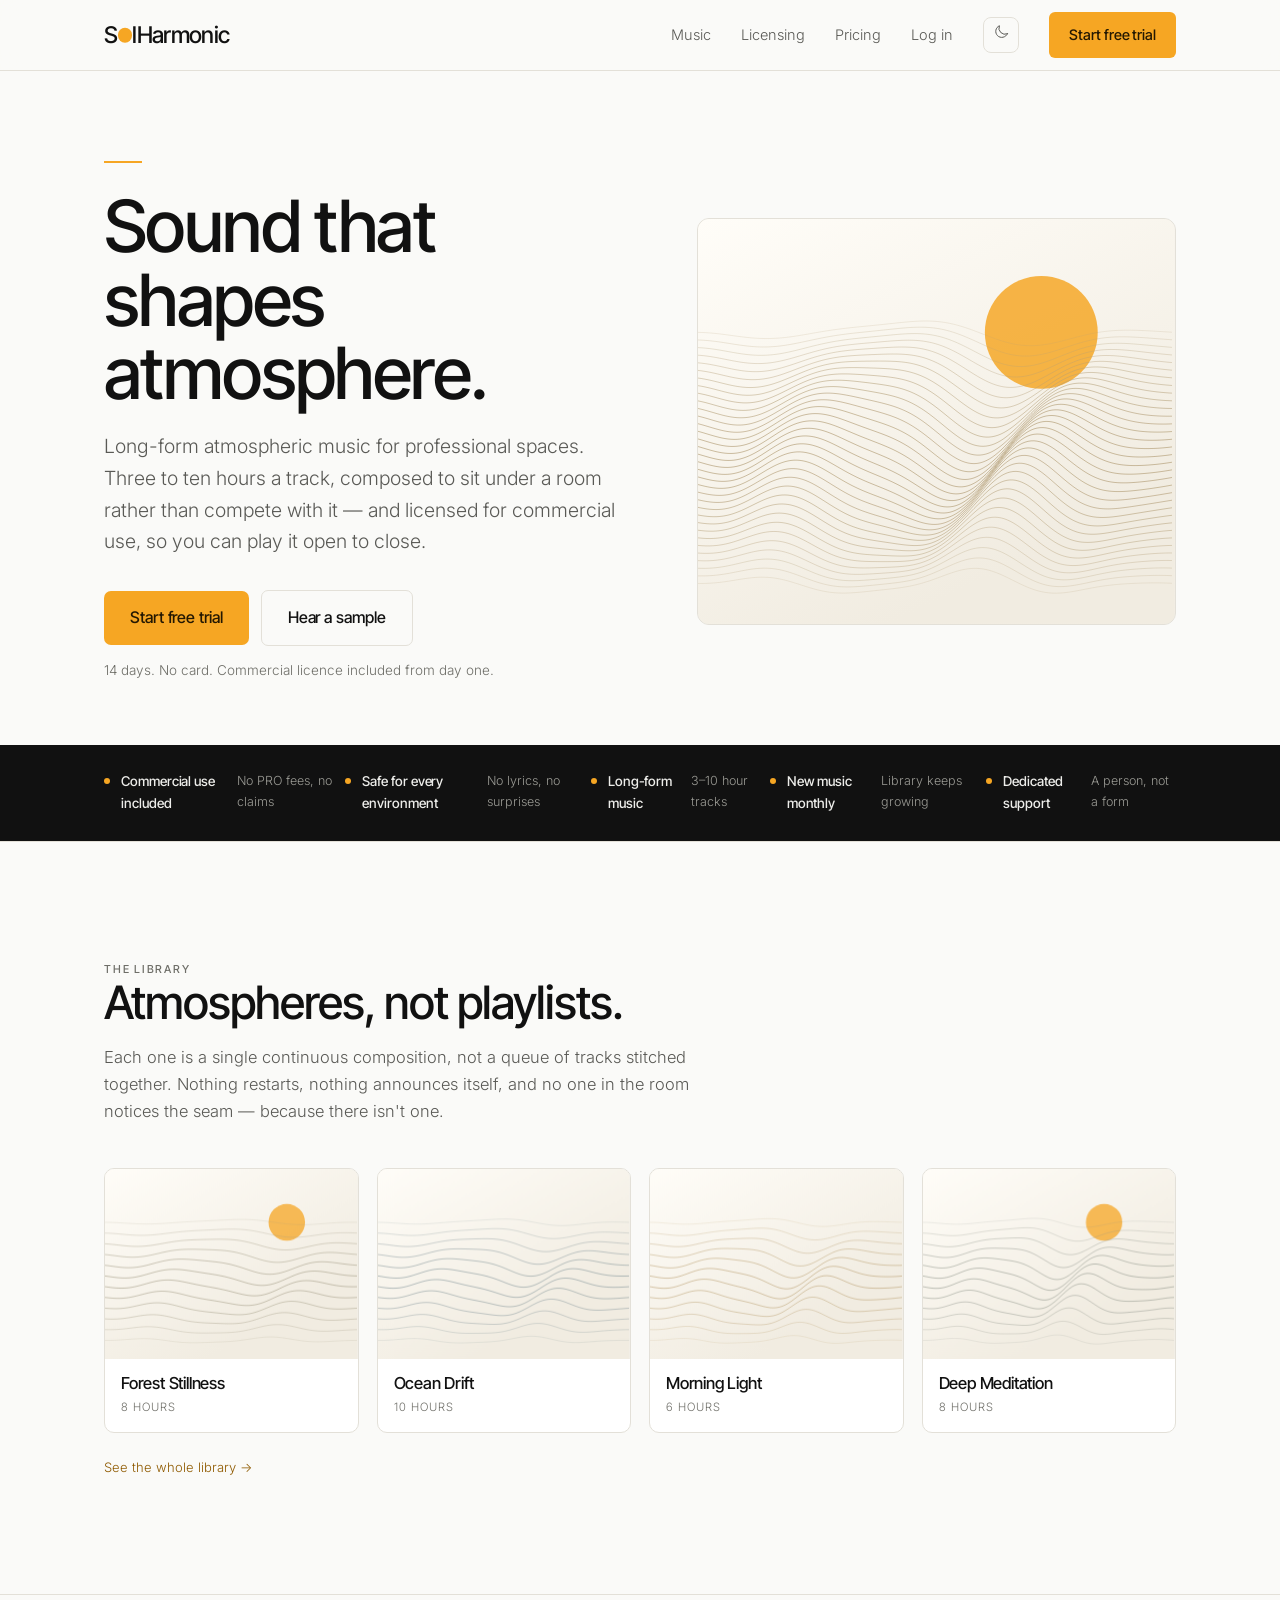
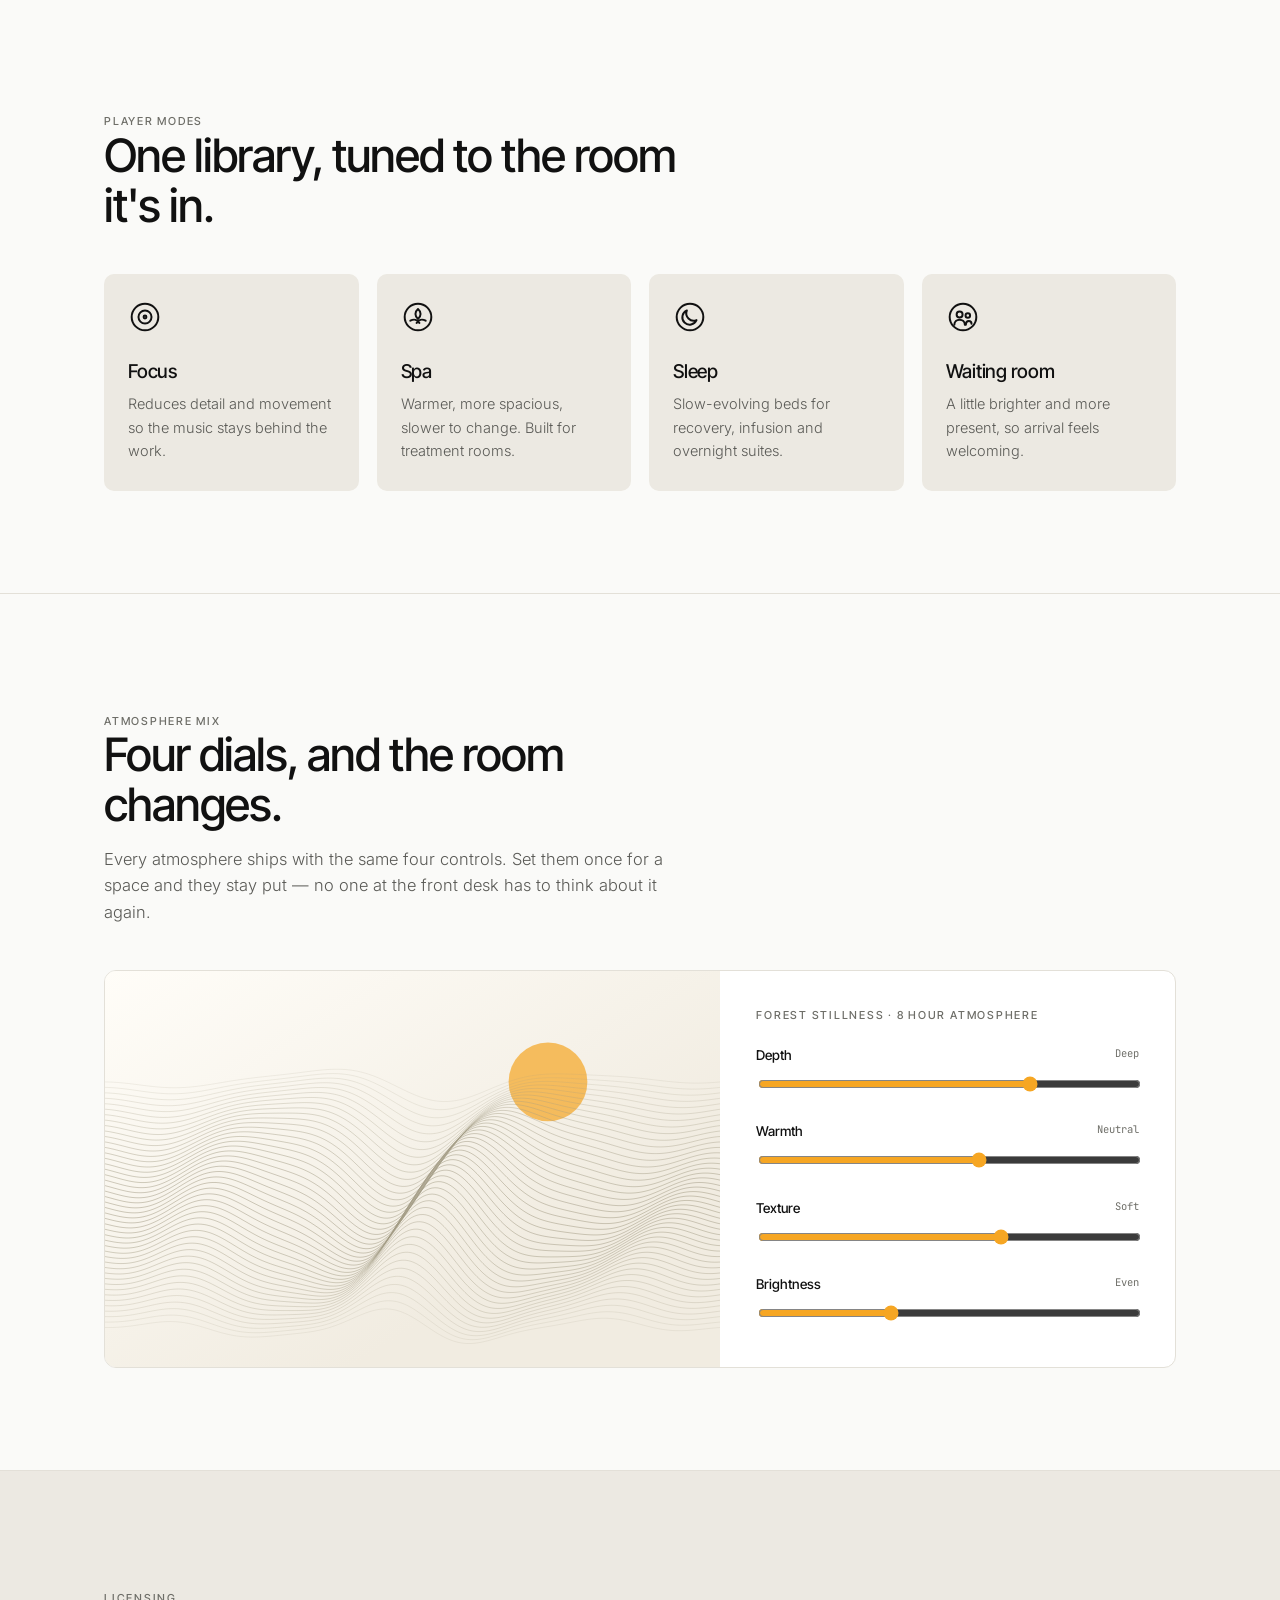
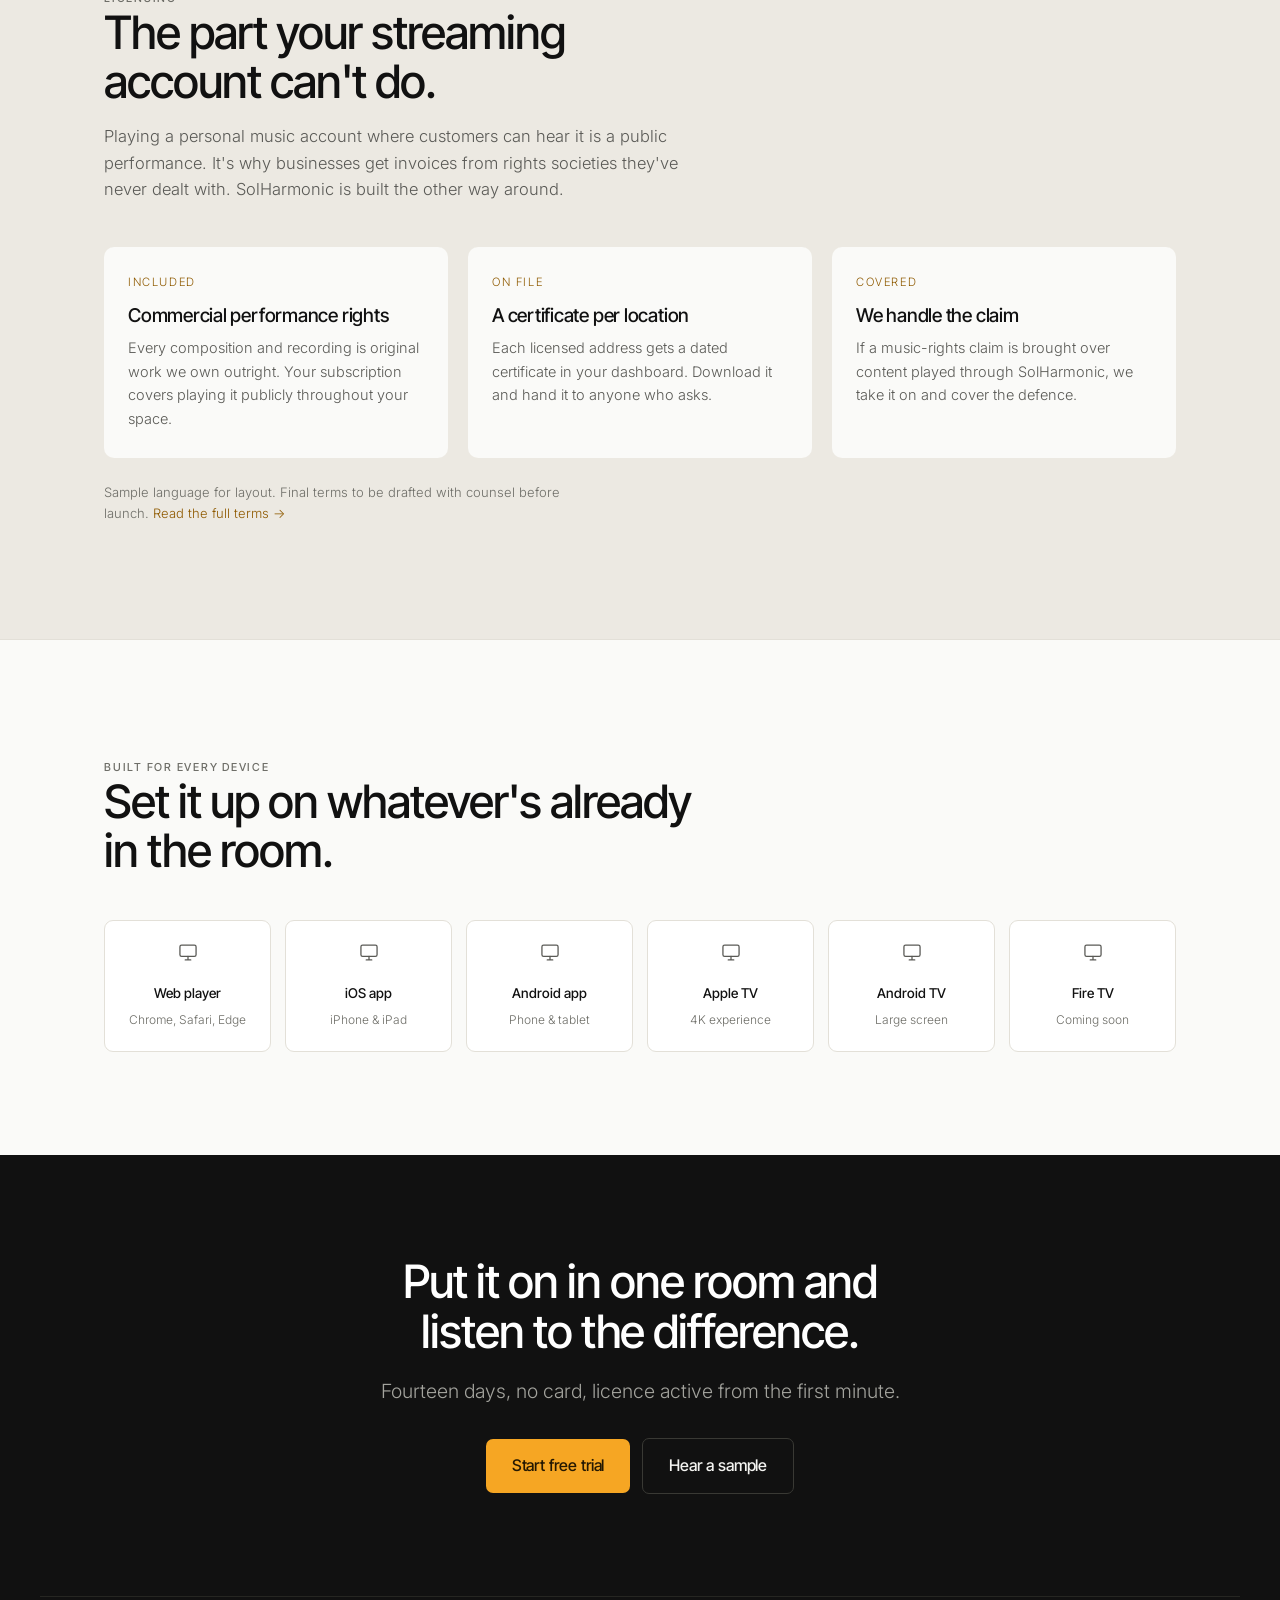
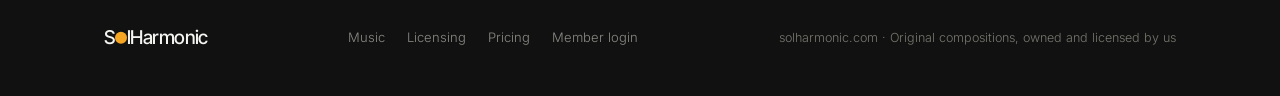
<file: index.html>
<!DOCTYPE html>
<html lang="en">
<head>
<meta charset="utf-8">
<meta name="viewport" content="width=device-width, initial-scale=1">
<link rel="icon" href="assets/img/favicon.svg" type="image/svg+xml">
<link rel="preconnect" href="https://fonts.googleapis.com">
<link rel="preconnect" href="https://fonts.gstatic.com" crossorigin>
<link href="https://fonts.googleapis.com/css2?family=Inter+Tight:wght@400;500;600&family=Inter:wght@300;400;500&family=JetBrains+Mono:wght@400&display=swap" rel="stylesheet">
<link rel="stylesheet" href="assets/css/tokens.css">
<link rel="stylesheet" href="assets/css/base.css">
<link rel="stylesheet" href="assets/css/components.css">
<link rel="stylesheet" href="assets/css/site.css">
<title>SolHarmonic — Sound that shapes atmosphere</title>
</head>
<body>

<nav class="nav">
  <div class="nav-in">
    <a class="wordmark" href="index.html">S<span class="o"></span>lHarmonic</a>
    <div class="nav-links">
      <a href="atmospheres.html" data-page="atmospheres">Music</a>
      <a href="licensing.html" data-page="licensing">Licensing</a>
      <a href="pricing.html" data-page="pricing">Pricing</a>
      <a href="login.html">Log in</a>
      <button class="theme-btn" data-theme-toggle aria-label="Switch theme"><span data-icon="moon"></span></button>
      <a href="signup.html" class="btn btn-gold">Start free trial</a>
    </div>
  </div>
</nav>

<header class="hero">
  <div class="wrap hero-grid">
    <div>
      <div class="rule-gold"></div>
      <h1>Sound that shapes atmosphere.</h1>
      <p class="lede">Long-form atmospheric music for professional spaces. Three to ten hours a
      track, composed to sit under a room rather than compete with it &mdash; and licensed for
      commercial use, so you can play it open to close.</p>
      <div class="cta-row">
        <a href="signup.html" class="btn btn-gold btn-lg">Start free trial</a>
        <a href="preview.html" class="btn btn-line btn-lg">Hear a sample</a>
      </div>
      <p class="cta-note">14 days. No card. Commercial licence included from day one.</p>
    </div>
    <div class="art"><canvas id="hero-art"></canvas></div>
  </div>
</header>

<div class="trust"><div class="trust-in" id="trust"></div></div>

<section class="section-line">
  <div class="wrap">
    <div class="sec-head">
      <p class="label">The library</p>
      <h2>Atmospheres, not playlists.</h2>
      <p>Each one is a single continuous composition, not a queue of tracks stitched together.
      Nothing restarts, nothing announces itself, and no one in the room notices the seam &mdash;
      because there isn't one.</p>
    </div>
    <div class="grid-4" id="atmos-grid" data-limit="4"></div>
    <p class="note"><a href="atmospheres.html" style="color:var(--accent-text)">See the whole
    library &rarr;</a></p>
  </div>
</section>

<section class="section-line">
  <div class="wrap">
    <div class="sec-head">
      <p class="label">Player modes</p>
      <h2>One library, tuned to the room it's in.</h2>
    </div>
    <div class="grid-4" id="mode-cards"></div>
  </div>
</section>

<section class="section-line">
  <div class="wrap">
    <div class="sec-head">
      <p class="label">Atmosphere mix</p>
      <h2>Four dials, and the room changes.</h2>
      <p>Every atmosphere ships with the same four controls. Set them once for a space and they
      stay put &mdash; no one at the front desk has to think about it again.</p>
    </div>
    <div class="mix">
      <div class="mix-art"><canvas id="mix-art"></canvas></div>
      <div class="mix-panel">
        <div class="t">Forest Stillness &middot; 8 hour atmosphere</div>
        <div class="slider"><label for="depth">Depth <span id="depthV">Deep</span></label>
          <input id="depth" type="range" min="0" max="100" value="72"></div>
        <div class="slider"><label for="warmth">Warmth <span id="warmthV">Warm</span></label>
          <input id="warmth" type="range" min="0" max="100" value="58"></div>
        <div class="slider"><label for="texture">Texture <span id="textureV">Textured</span></label>
          <input id="texture" type="range" min="0" max="100" value="64"></div>
        <div class="slider"><label for="bright">Brightness <span id="brightV">Low</span></label>
          <input id="bright" type="range" min="0" max="100" value="34"></div>
      </div>
    </div>
  </div>
</section>

<section class="commercial section-line">
  <div class="wrap">
    <div class="sec-head">
      <p class="label">Licensing</p>
      <h2>The part your streaming account can't do.</h2>
      <p>Playing a personal music account where customers can hear it is a public performance.
      It's why businesses get invoices from rights societies they've never dealt with.
      SolHarmonic is built the other way around.</p>
    </div>
    <div class="grid-3">
      <div class="clause"><div class="n">Included</div><h3>Commercial performance rights</h3>
        <p>Every composition and recording is original work we own outright. Your subscription
        covers playing it publicly throughout your space.</p></div>
      <div class="clause"><div class="n">On file</div><h3>A certificate per location</h3>
        <p>Each licensed address gets a dated certificate in your dashboard. Download it and hand
        it to anyone who asks.</p></div>
      <div class="clause"><div class="n">Covered</div><h3>We handle the claim</h3>
        <p>If a music-rights claim is brought over content played through SolHarmonic, we take it
        on and cover the defence.</p></div>
    </div>
    <p class="note">Sample language for layout. Final terms to be drafted with counsel before
    launch. <a href="licensing.html" style="color:var(--accent-text)">Read the full terms &rarr;</a></p>
  </div>
</section>

<section class="section-line">
  <div class="wrap">
    <div class="sec-head">
      <p class="label">Built for every device</p>
      <h2>Set it up on whatever's already in the room.</h2>
    </div>
    <div class="devices" id="devices"></div>
  </div>
</section>

<section class="closing">
  <div class="wrap">
    <h2>Put it on in one room and listen to the difference.</h2>
    <p class="lede">Fourteen days, no card, licence active from the first minute.</p>
    <div class="cta-row">
      <a href="signup.html" class="btn btn-gold btn-lg">Start free trial</a>
      <a href="preview.html" class="btn btn-line btn-lg">Hear a sample</a>
    </div>
  </div>
</section>

<footer class="site-foot">
  <div class="wrap foot-in">
    <a class="wordmark" href="index.html">S<span class="o"></span>lHarmonic</a>
    <div class="foot-links">
      <a href="atmospheres.html">Music</a>
      <a href="licensing.html">Licensing</a>
      <a href="pricing.html">Pricing</a>
      <a href="login.html">Member login</a>
    </div>
    <p>solharmonic.com · Original compositions, owned and licensed by us</p>
  </div>
</footer>

<script src="assets/js/icons.js"></script>
<script src="assets/js/artwork.js"></script>
<script src="assets/js/data.js"></script>
<script src="assets/js/theme.js"></script>
<script src="assets/js/site.js"></script>
</body>
</html>
</file>
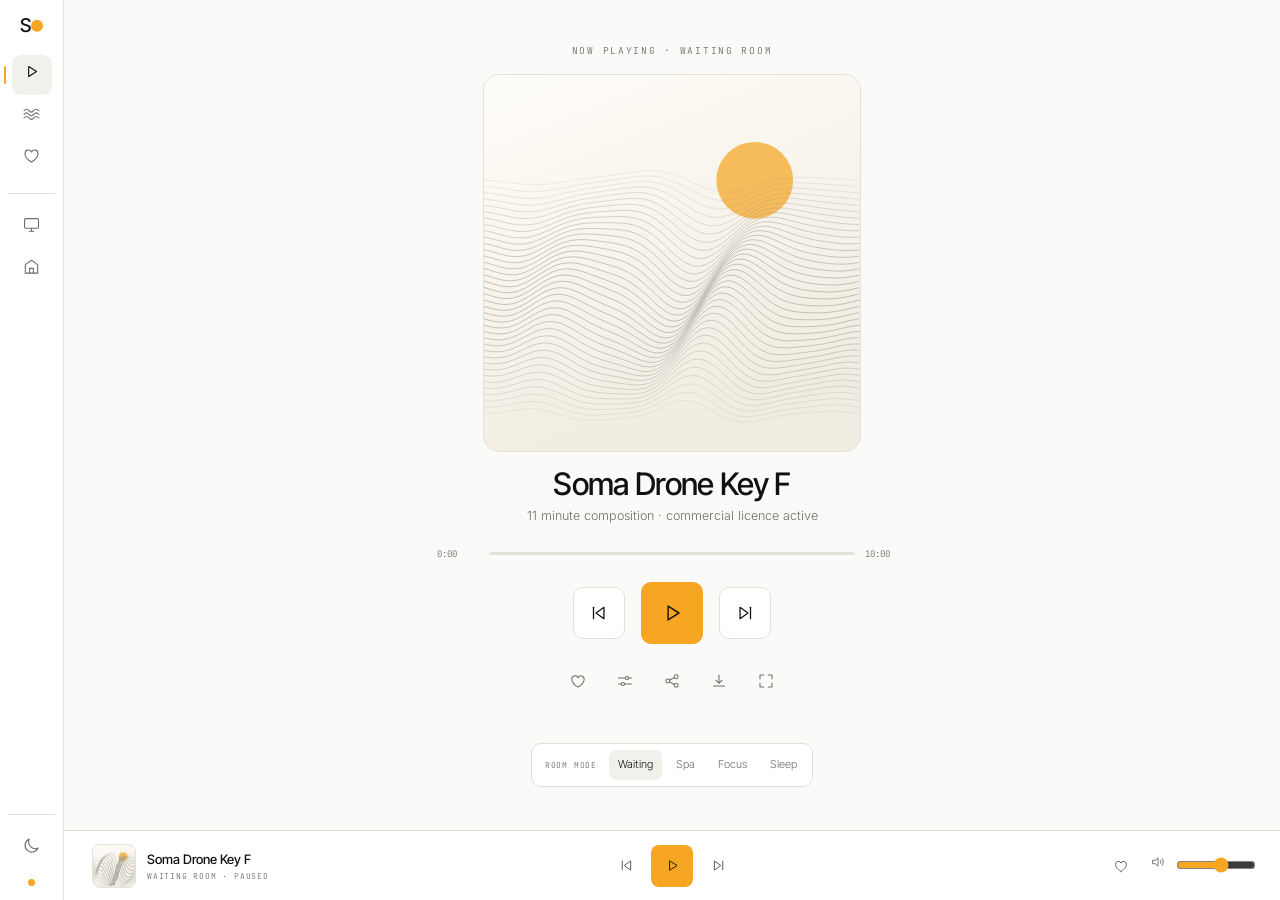
<file: app-persistent/index.html>
<!DOCTYPE html>
<html lang="en">
<head>
<meta charset="utf-8">
<meta name="viewport" content="width=device-width, initial-scale=1, viewport-fit=cover">
<link rel="icon" href="../assets/img/favicon.svg" type="image/svg+xml">
<link rel="preconnect" href="https://fonts.googleapis.com">
<link rel="preconnect" href="https://fonts.gstatic.com" crossorigin>
<link href="https://fonts.googleapis.com/css2?family=Inter+Tight:wght@400;500;600&family=Inter:wght@300;400;500&family=JetBrains+Mono:wght@400&display=swap" rel="stylesheet">
<link rel="stylesheet" href="../assets/css/tokens.css">
<link rel="stylesheet" href="../assets/css/base.css">
<link rel="stylesheet" href="../assets/css/components.css">
<link rel="stylesheet" href="../assets/css/player.css">
<link rel="stylesheet" href="persistent.css">
<title>SolHarmonic — Member app</title>
</head>
<body class="persistent-body">
<div class="persistent-app">
  <aside class="rail" aria-label="Member navigation">
    <a class="wordmark" href="#player" aria-label="SolHarmonic player">S<span class="o"></span><span class="wm-rest">lHarmonic</span></a>
    <div class="navgroup">
      <button class="navitem" data-view-target="player" data-tip="Now playing" aria-current="true"><span data-icon="play"></span><span class="lbl">Now playing</span></button>
      <button class="navitem" data-view-target="library" data-tip="Library"><span data-icon="waves"></span><span class="lbl">Library</span></button>
      <button class="navitem" data-view-target="favorites" data-tip="Favorites"><span data-icon="heart"></span><span class="lbl">Favorites</span></button>
    </div>
    <div class="navgroup">
      <button class="navitem" data-view-target="zones" data-tip="Rooms &amp; zones"><span data-icon="screen"></span><span class="lbl">Rooms &amp; zones</span></button>
      <button class="navitem" data-view-target="account" data-tip="Licence &amp; account"><span data-icon="practice"></span><span class="lbl">Licence &amp; account</span></button>
    </div>
    <div class="foot">
      <button class="navitem" data-theme-toggle data-tip="Lunar theme"><span data-icon="moon"></span><span class="lbl">Lunar theme</span></button>
      <div class="licence-chip" title="Licence active"><i></i><span class="lbl">Licence active</span></div>
    </div>
  </aside>

  <main class="workspace">
    <section class="app-view player-view is-active" data-view="player" aria-labelledby="now-title">
      <div class="player-stack">
        <p class="eyebrow">Now playing · Waiting room</p>
        <div class="full-cover"><canvas id="full-cover"></canvas></div>
        <div class="full-titles">
          <h1 id="now-title">Loading…</h1>
          <p><span id="track-kind">Continuous composition</span> · commercial licence active</p>
        </div>
        <div class="full-progress">
          <span id="full-elapsed">0:00</span>
          <button class="progress-rail" id="full-seek" aria-label="Seek through track"><i id="full-progress-fill"></i></button>
          <span id="full-total">0:00</span>
        </div>
        <div class="full-transport">
          <button class="sq" id="full-prev" aria-label="Previous track"></button>
          <button class="sq primary" id="full-play" aria-label="Play"></button>
          <button class="sq" id="full-next" aria-label="Next track"></button>
        </div>
        <div class="full-utils">
          <button class="sq sm favorite-toggle" id="full-favorite" aria-label="Add to favorites" aria-pressed="false"></button>
          <button class="sq sm" id="full-mix" aria-label="Track mix" aria-expanded="false" aria-controls="quick-mix"></button>
          <button class="sq sm" id="full-share" aria-label="Share atmosphere"></button>
          <button class="sq sm download-toggle" id="full-download" aria-label="Download for offline listening" aria-pressed="false"></button>
          <button class="sq sm" id="full-expand" aria-label="Enter fullscreen player"></button>
        </div>
        <p class="utility-status" id="utility-status" aria-live="polite"></p>
        <div class="quick-mix" id="quick-mix" hidden>
          <span>Room mode</span><button class="is-active">Waiting</button><button>Spa</button><button>Focus</button><button>Sleep</button>
        </div>
        <input id="full-volume" type="range" min="0" max="100" value="58" aria-label="Volume" hidden>
      </div>
    </section>

    <section class="app-view" data-view="library" aria-labelledby="library-title">
      <header class="view-head"><div><p class="label">Member library</p><h1 id="library-title">Choose the room’s atmosphere.</h1><p>Each composition is one passage through the day. The sun or moon crosses the active atmosphere, then carries into the next.</p></div></header>
      <div class="track-grid" id="library-grid"></div>
    </section>

    <section class="app-view" data-view="favorites" aria-labelledby="favorites-title">
      <header class="view-head"><div><p class="label">Favorites</p><h1 id="favorites-title">The atmospheres you return to.</h1><p>Saved for quick access in every room and zone.</p></div></header>
      <div class="track-grid" id="favorites-grid"></div>
      <div class="empty-state" id="favorites-empty"><span data-icon="heart"></span><h2>No favorites yet.</h2><p>Use the heart on the player or in the library to keep an atmosphere here.</p><button class="btn btn-gold" data-view-target="library">Explore the library</button></div>
    </section>

    <section class="app-view" data-view="zones" aria-labelledby="zones-title">
      <header class="view-head view-head-row"><div><p class="label">Rooms &amp; zones</p><h1 id="zones-title">Your practice, at a glance.</h1><p>Each zone remembers its atmosphere, volume, and daily schedule.</p></div><button class="btn btn-gold">Add a zone</button></header>
      <div class="zone-list">
        <article class="zone-row"><div><h3>Waiting room</h3><p><span data-current-title>Current atmosphere</span> · Open → close</p></div><span class="status active">Playing now</span></article>
        <article class="zone-row"><div><h3>Treatment room 1</h3><p>Deep Meditation · 8:00 AM → 6:00 PM</p></div><span class="status active">Playing now</span></article>
        <article class="zone-row"><div><h3>Treatment room 2</h3><p>Ocean Drift · 8:00 AM → 6:00 PM</p></div><span class="status">Paused</span></article>
        <article class="zone-row"><div><h3>Recovery room</h3><p>Evening Calm · Manual start</p></div><span class="status">Offline</span></article>
      </div>
    </section>

    <section class="app-view" data-view="account" aria-labelledby="account-title">
      <header class="view-head view-head-row"><div><p class="label">Licence &amp; account</p><h1 id="account-title">Sonoran Wellness.</h1><p>Membership, location coverage, billing, and account access.</p></div><a class="btn btn-line" href="../index.html">Visit public site</a></header>
      <div class="account-grid">
        <article class="account-panel account-wide"><p class="label">Commercial licence</p><h2>Active and covered.</h2><p>Your licence covers public playback at this location, including all active rooms and zones.</p><div class="account-lines"><div><span>Licensed location</span><b>123 Desert View Rd · Phoenix, AZ</b></div><div><span>Certificate</span><b>SH-2026-0812</b></div><div><span>Coverage</span><b>Up to 8 zones</b></div><div><span>Renews</span><b>September 12, 2026</b></div></div><button class="btn btn-gold">Download certificate</button></article>
        <article class="account-panel"><p class="label">Plan</p><h2>Practice</h2><p>$99 monthly · 4 of 8 zones active</p><button class="btn btn-line">Manage plan</button></article>
        <article class="account-panel"><p class="label">Account</p><h2>Michael</h2><p>Owner · michael@example.com</p><a class="btn btn-line" href="../index.html">Log out</a></article>
      </div>
    </section>
  </main>

  <footer class="persistent-player" aria-label="Persistent audio player">
    <button class="mini-now" data-view-target="player" aria-label="Open full player">
      <span class="mini-art"><canvas id="mini-cover"></canvas></span>
      <span><b id="mini-title">Loading…</b><small id="mini-status">Waiting room · ready</small></span>
    </button>
    <div class="mini-controls">
      <button class="mini-icon" id="mini-prev" aria-label="Previous track"></button>
      <button class="mini-icon mini-play" id="mini-play" aria-label="Play"></button>
      <button class="mini-icon" id="mini-next" aria-label="Next track"></button>
    </div>
    <div class="mini-actions">
      <button class="mini-icon favorite-toggle" id="mini-favorite" aria-label="Add to favorites" aria-pressed="false"></button>
      <label><span data-icon="volume"></span><input id="mini-volume" type="range" min="0" max="100" value="58" aria-label="Volume"></label>
    </div>
    <div class="mini-progress"><i id="mini-progress-fill"></i></div>
  </footer>
</div>

<script>window.SH_ASSET_ROOT="../";</script>
<script src="../assets/js/icons.js"></script>
<script src="../assets/js/artwork.js"></script>
<script src="../assets/js/data.js"></script>
<script src="../assets/js/tracks.js"></script>
<script src="../assets/js/theme.js"></script>
<script src="persistent.js"></script>
</body>
</html>
</file>
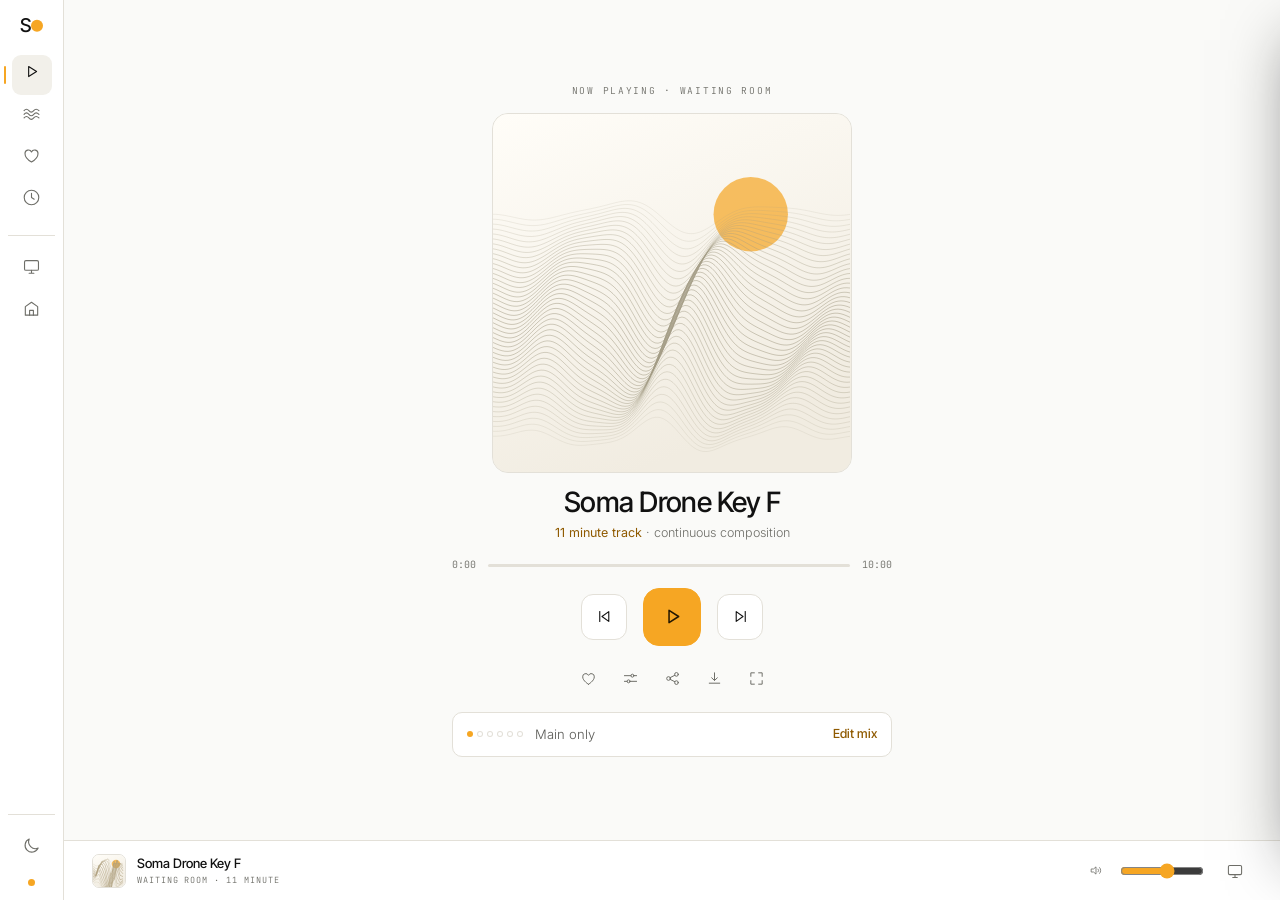
<file: app/index.html>
<!DOCTYPE html>
<html lang="en">
<head>
<meta charset="utf-8"><meta name="viewport" content="width=device-width, initial-scale=1, viewport-fit=cover">
<script>(function(){var t=null;try{t=localStorage.getItem("sh-theme")}catch(e){}var h=new Date().getHours();if(t==="lunar"||(!t&&(h>=19||h<6)))document.documentElement.classList.add("lunar")})()</script>
<link rel="icon" href="../assets/img/favicon.svg" type="image/svg+xml"><link rel="preconnect" href="https://fonts.googleapis.com"><link rel="preconnect" href="https://fonts.gstatic.com" crossorigin><link href="https://fonts.googleapis.com/css2?family=Inter+Tight:wght@400;500;600&family=Inter:wght@300;400;500&family=JetBrains+Mono:wght@400&display=swap" rel="stylesheet">
<link rel="stylesheet" href="../assets/css/tokens.css"><link rel="stylesheet" href="../assets/css/base.css"><link rel="stylesheet" href="../assets/css/components.css"><link rel="stylesheet" href="../assets/css/player.css">
<title>Now playing — SolHarmonic</title>
</head>
<body class="app-body"><div class="app">
<aside class="rail">
  <a class="wordmark" href="index.html" aria-label="SolHarmonic app home">S<span class="o"></span><span class="wm-rest">lHarmonic</span></a>
  <div class="navgroup"><p class="gl">Play</p><a class="navitem" href="index.html" aria-current="true" data-tip="Now playing"><span data-icon="play"></span><span class="lbl">Now playing</span></a><a class="navitem" href="library.html" data-tip="Library"><span data-icon="waves"></span><span class="lbl">Library</span></a><button class="navitem" data-tip="Favourites"><span data-icon="heart"></span><span class="lbl">Favourites</span></button><button class="navitem" data-tip="Recently played"><span data-icon="clock"></span><span class="lbl">Recently played</span></button></div>
  <div class="navgroup"><p class="gl">Practice</p><a class="navitem" href="zones.html" data-tip="Rooms &amp; zones"><span data-icon="screen"></span><span class="lbl">Rooms &amp; zones</span></a><a class="navitem" href="account.html" data-tip="Licence &amp; account"><span data-icon="practice"></span><span class="lbl">Licence &amp; account</span></a></div>
  <div class="foot"><button class="navitem" data-theme-toggle data-tip="Lunar theme"><span data-icon="moon"></span><span class="lbl">Lunar theme</span></button><div class="licence-chip"><i></i><span class="lbl">Licence active · 8 zones</span></div></div>
</aside>
<main class="stage"><div class="stack">
  <p class="eyebrow" id="eyebrow">Now playing · Waiting room</p><div class="cover"><canvas id="cover"></canvas></div>
  <div class="titles"><h1 id="title">Forest Stillness</h1><p class="sub"><b id="duration">Loading audio…</b> · continuous composition</p></div>
  <div class="progress"><span class="time" id="elapsed">0:00</span><div class="track" id="track"><div class="fill" id="fill"></div><div class="knob" id="knob"></div></div><span class="time" id="total">0:00</span></div>
  <div class="transport"><button class="sq" id="prev" aria-label="Previous"></button><button class="sq primary" id="play" aria-label="Play"></button><button class="sq" id="next" aria-label="Next"></button></div>
  <div class="utils"><button class="sq sm" id="fav" aria-pressed="false" aria-label="Favourite"></button><button class="sq sm" id="mix-toggle" aria-expanded="false" aria-controls="mixpanel" aria-label="Track mix"></button><button class="sq sm" id="share" aria-label="Share"></button><button class="sq sm" id="download" aria-label="Download"></button><button class="sq sm" id="expand" aria-label="Ceiling view"></button></div>
  <button class="layer-summary" id="layer-summary" aria-controls="mixpanel"><span class="ls-dots" id="ls-dots"></span><span class="ls-text" id="ls-text">Main only</span><span class="ls-cta">Edit mix</span></button>
</div></main>
<div class="scrim" id="scrim" hidden></div><aside class="mixpanel" id="mixpanel" aria-hidden="true" role="dialog" aria-label="Track mix">
  <div class="mp-head"><div><p class="panel-label">Track mix</p><h2 id="mix-title">Loading track…</h2></div><button class="sq sm" id="mix-close" aria-label="Close mix"></button></div>
  <div class="sliders" id="layer-sliders">
    <div class="slider"><label for="main-level">Main <span id="main-levelV">100%</span></label><input id="main-level" data-layer="main" type="range" min="0" max="100" value="100"></div>
    <div class="slider"><label for="nature-level">Nature <span id="nature-levelV">Not added</span></label><input id="nature-level" data-layer="nature" type="range" min="0" max="100" value="70"></div>
    <div class="slider"><label for="emotion-level">Emotion <span id="emotion-levelV">Not added</span></label><input id="emotion-level" data-layer="emotion" type="range" min="0" max="100" value="70"></div>
    <div class="slider"><label for="support-level">Support <span id="support-levelV">Not added</span></label><input id="support-level" data-layer="support" type="range" min="0" max="100" value="70"></div>
    <div class="slider"><label for="body-level">Body <span id="body-levelV">Not added</span></label><input id="body-level" data-layer="body" type="range" min="0" max="100" value="70"></div>
    <div class="slider"><label for="mind-level">Mind <span id="mind-levelV">Not added</span></label><input id="mind-level" data-layer="mind" type="range" min="0" max="100" value="70"></div>
  </div><div class="divider"></div><p class="panel-label">Player mode</p><div class="modes-4" id="modes"></div><div class="divider"></div><button class="savebtn">Save as zone preset</button><div class="zone"><span>Zone</span><span class="chip">Waiting room</span></div><div class="zone"><span>Schedule</span><span class="chip">Open → close</span></div>
</aside>
<div class="bar"><div class="nowmini"><div class="thumb"><canvas id="thumb"></canvas></div><div style="min-width:0"><div class="t" id="mini-title">Forest Stillness</div><div class="s" id="mini-sub">Waiting room · 8 hr</div></div></div><div class="barmid"><button class="sq sm" id="prev-mini" aria-label="Previous"></button><button class="sq sm" id="play-mini" aria-label="Play"></button><button class="sq sm" id="next-mini" aria-label="Next"></button></div><div class="barright"><div class="vol"><button class="icon-btn" id="vol-icon" aria-label="Volume"></button><input id="volume" type="range" min="0" max="100" value="58"></div><button class="sq sm" id="cast" aria-label="Devices"></button></div></div>
</div><button class="ceiling-exit" id="ceiling-exit">Exit ceiling view · Esc</button>
<script>window.SH_ASSET_ROOT="../";</script><script src="../assets/js/icons.js"></script><script src="../assets/js/artwork.js"></script><script src="../assets/js/data.js"></script><script src="../assets/js/tracks.js"></script><script src="../assets/js/theme.js"></script><script src="../assets/js/audio.js"></script><script src="../assets/js/player.js"></script><script src="../assets/js/player-shell.js"></script>
</body></html>
</file>
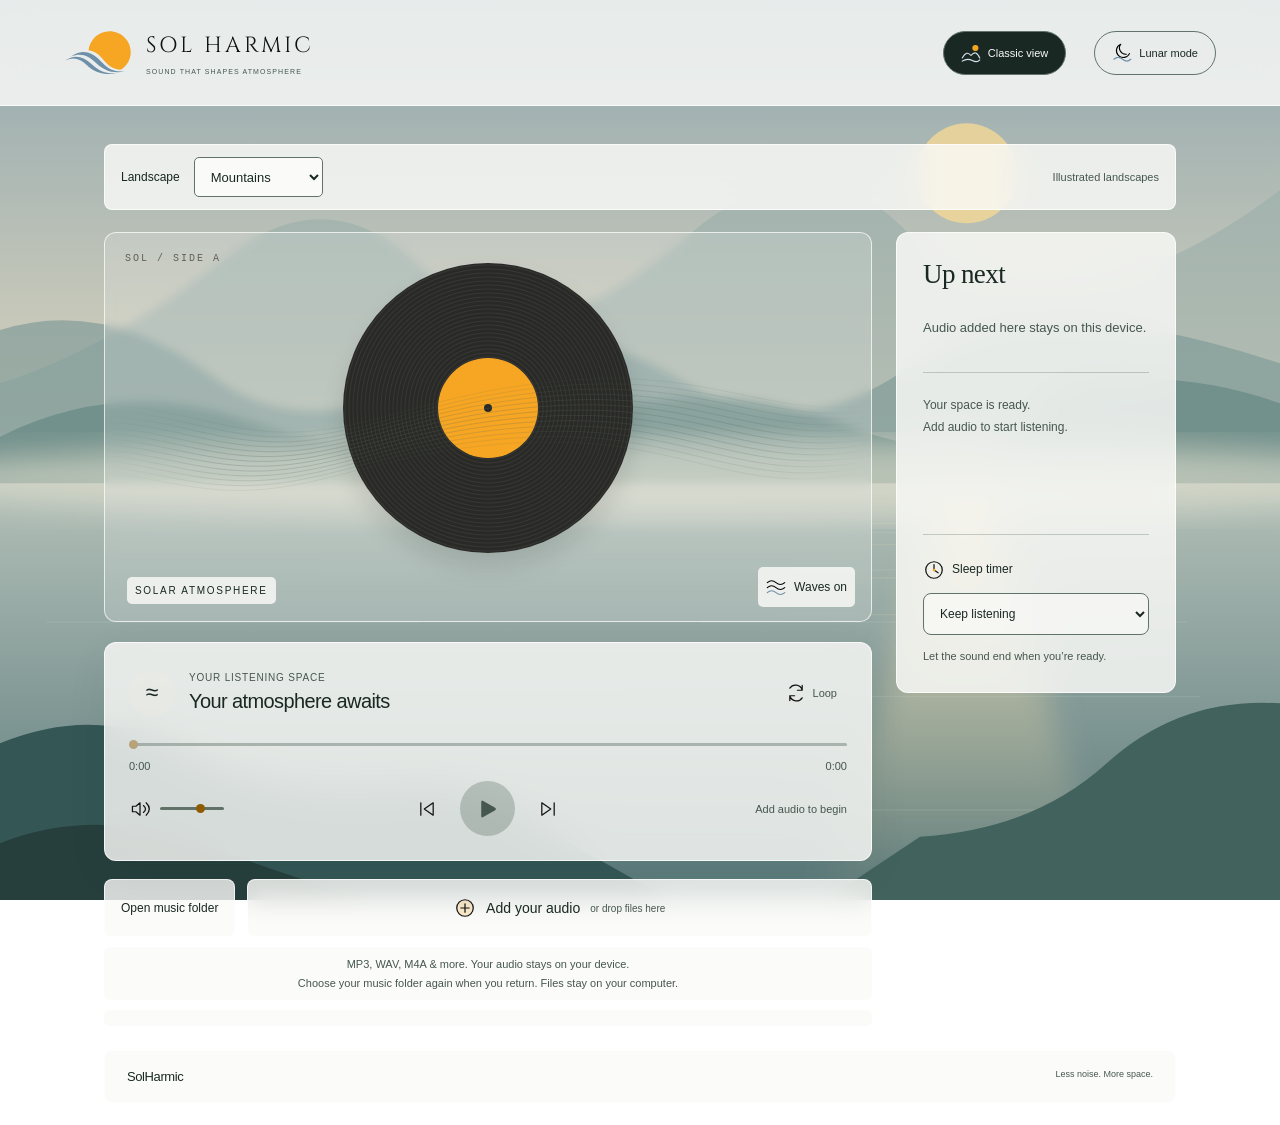
<file: experiments/record-sleeve/index.html>
<!doctype html>
<html lang="en">
<head>
<meta charset="utf-8">
<meta name="viewport" content="width=device-width,initial-scale=1">
<meta name="theme-color" content="#FAFAF8">
<title>SolHarmic · Listen</title>
<meta name="description" content="A little space. A softer sound. Play your audio with SolHarmic.">
<link rel="stylesheet" href="styles.css">
</head>
<body>
<header>
<div class="brand refined-brand" aria-label="Sol Harmic">
<svg class="refined-mark" xmlns="http://www.w3.org/2000/svg" viewBox="180 100 980 650" aria-hidden="true">
<path class="logo-disc" d="M534 386C548 232 678 110 837 110C1005 110 1142 245 1142 413C1142 518 1086 613 996 668C890 659 813 603 752 529C694 456 633 401 534 386Z"/>
<path class="logo-wave" d="M280 476C436 371 561 404 667 502C777 604 831 712 1070 689C883 731 757 676 650 577C532 466 432 416 280 476ZM196 534C332 436 458 476 568 576C680 677 749 723 941 723C739 748 609 696 511 602C404 500 323 478 196 534Z"/>
</svg>
<div class="refined-wordmark">SOL HARMIC<span class="tag">SOUND THAT SHAPES ATMOSPHERE</span>
</div>
</div>
<div class="header-right">
<button class="theme" id="scenic" aria-pressed="false">Scenic view</button>
<button class="theme" id="theme" aria-pressed="false">☾ Lunar mode</button>
</div>
</header>
<main>
<div class="scene-picker">
<label for="scene">Landscape</label>
<select id="scene">
<option value="mountains">Mountains</option>
<option value="ocean">Ocean</option>
<option value="hills">Green hills</option>
<option value="desert">Desert</option>
<option value="sky">Sky</option>
<option value="forest">Forest</option>
<option value="coast">Coast</option>
</select>
<span>Illustrated landscapes</span>
</div>
<div class="session">
<i>
</i> A moment, just for you</div>
<section class="intro">
<span class="intro-index">01 — YOUR LISTENING SPACE</span>
<div class="eyebrow">SOUND THAT SHAPES ATMOSPHERE</div>
<h1>A little space.<br>
<span>A softer sound.</span>
</h1>
<p>Settle in. Let the atmosphere unfold.</p>
</section>
<div class="workspace">
<div class="listening">
<div class="visual">
<div class="disc">
</div>
<canvas id="waves" aria-hidden="true">
</canvas>
<span class="visual-label" id="modeLabel">SOLAR ATMOSPHERE</span>
<button class="motion" id="motion" aria-pressed="true">Waves on</button>
</div>
<section class="player" aria-label="Audio player">
<div class="track">
<div class="mini" aria-hidden="true">≈</div>
<div class="track-info">
<small>YOUR LISTENING SPACE</small>
<h2 id="title">Your atmosphere awaits</h2>
</div>
<button id="loop" class="loop" aria-pressed="false" aria-label="Loop current audio">
<span class="brand-icon" aria-hidden="true">
<svg xmlns="http://www.w3.org/2000/svg" viewBox="0 0 32 32" fill="none" stroke="currentColor" stroke-width="1.8" stroke-linecap="round" stroke-linejoin="round" aria-hidden="true">
<path d="M25 12A10 10 0 0 0 7 9M25 5V12H18M7 20A10 10 0 0 0 25 23M7 27V20H14"/>
</svg>
</span>
<span>Loop</span>
</button>
</div>
<input class="seek" id="seek" type="range" min="0" max="1000" value="0" aria-label="Playback position" disabled>
<div class="times">
<span id="elapsed">0:00</span>
<span id="duration">0:00</span>
</div>
<div class="controls">
<div class="volume">
<button id="mute" aria-label="Mute">
<span class="brand-icon" aria-hidden="true">
<svg xmlns="http://www.w3.org/2000/svg" viewBox="0 0 32 32" fill="none" stroke="currentColor" stroke-width="1.8" stroke-linecap="round" stroke-linejoin="round" aria-hidden="true">
<path d="M5 12H10L16 7V25L10 20H5ZM21 11Q27 16 21 21M25 7Q34 16 25 25"/>
</svg>
</span>
</button>
<input id="volume" aria-label="Volume" type="range" min="0" max="1" step="0.01" value="0.65">
</div>
<div class="transport">
<button id="previous" class="skip" aria-label="Previous track">
<span class="brand-icon" aria-hidden="true">
<svg xmlns="http://www.w3.org/2000/svg" viewBox="0 0 32 32" fill="none" stroke="currentColor" stroke-width="1.8" stroke-linecap="round" stroke-linejoin="round" aria-hidden="true">
<path d="M25 7L12 16 25 25ZM7 7V25"/>
</svg>
</span>
</button>
<button id="play" class="play" aria-label="Play" disabled>
<span class="brand-icon" aria-hidden="true">
<svg xmlns="http://www.w3.org/2000/svg" viewBox="0 0 32 32" fill="none" stroke="currentColor" stroke-width="1.8" stroke-linecap="round" stroke-linejoin="round" aria-hidden="true">
<path d="M9 5Q7 4 7 7V25Q7 28 9 27L25 18Q28 16 25 14Z" fill="currentColor" stroke="none"/>
</svg>
</span>
</button>
<button id="next" class="skip" aria-label="Next track">
<span class="brand-icon" aria-hidden="true">
<svg xmlns="http://www.w3.org/2000/svg" viewBox="0 0 32 32" fill="none" stroke="currentColor" stroke-width="1.8" stroke-linecap="round" stroke-linejoin="round" aria-hidden="true">
<path d="M7 7L20 16 7 25ZM25 7V25"/>
</svg>
</span>
</button>
</div>
<span id="state" class="state">Add audio to begin</span>
</div>
</section>
<div class="audio-actions">
<button id="openFolder" type="button" class="folder-button">Open music folder</button>
<button id="upload" class="upload">
<span class="brand-icon" aria-hidden="true">
<svg xmlns="http://www.w3.org/2000/svg" viewBox="0 0 32 32" fill="none" stroke="currentColor" stroke-width="1.8" stroke-linecap="round" stroke-linejoin="round" aria-hidden="true">
<circle fill="#F6A623" fill-opacity=".22" cx="16" cy="16" r="12"/>
<path d="M16 10V22M10 16H22"/>
</svg>
</span>Add your audio <small>or drop files here</small>
</button>
</div>
<p class="note">MP3, WAV, M4A & more. Your audio stays on your device.<br>Choose your music folder again when you return. Files stay on your computer.</p>
<div id="message" class="message" role="status" aria-live="polite">
</div>
</div>
<aside class="side">
<div class="section-label">YOUR AUDIO</div>
<h3>Up next</h3>
<p>Audio added here stays on this device.</p>
<ul id="queue" class="queue">
<li class="empty">Your space is ready.<br>Add audio to start listening.</li>
</ul>
<div class="timer-box">
<label for="timer">
<span class="brand-icon" aria-hidden="true">
<svg xmlns="http://www.w3.org/2000/svg" viewBox="0 0 32 32" fill="none" stroke="currentColor" stroke-width="1.8" stroke-linecap="round" stroke-linejoin="round" aria-hidden="true">
<circle cx="16" cy="16" r="12"/>
<path d="M16 8V16L22 20"/>
<circle cx="16" cy="16" r="2" fill="#F6A623" stroke="none"/>
</svg>
</span>Sleep timer</label>
<select id="timer">
<option value="0">Keep listening</option>
<option value="5">5 minutes</option>
<option value="15">15 minutes</option>
<option value="30">30 minutes</option>
<option value="60">60 minutes</option>
</select>
<small id="timerStatus">Let the sound end when you’re ready.</small>
</div>
</aside>
</div>
<footer>
<strong>SolHarmic</strong>
<span>Less noise. More space.</span>
</footer>
</main>
<input type="file" id="file" multiple accept="audio/*,.mp3,.wav,.m4a,.aac,.ogg,.flac,.aif,.aiff,.opus" hidden>
<input type="file" id="folderFiles" webkitdirectory multiple hidden>
<audio id="audio" preload="metadata">
</audio>
<script src="player.js">
</script>
</body>
</html>
</file>
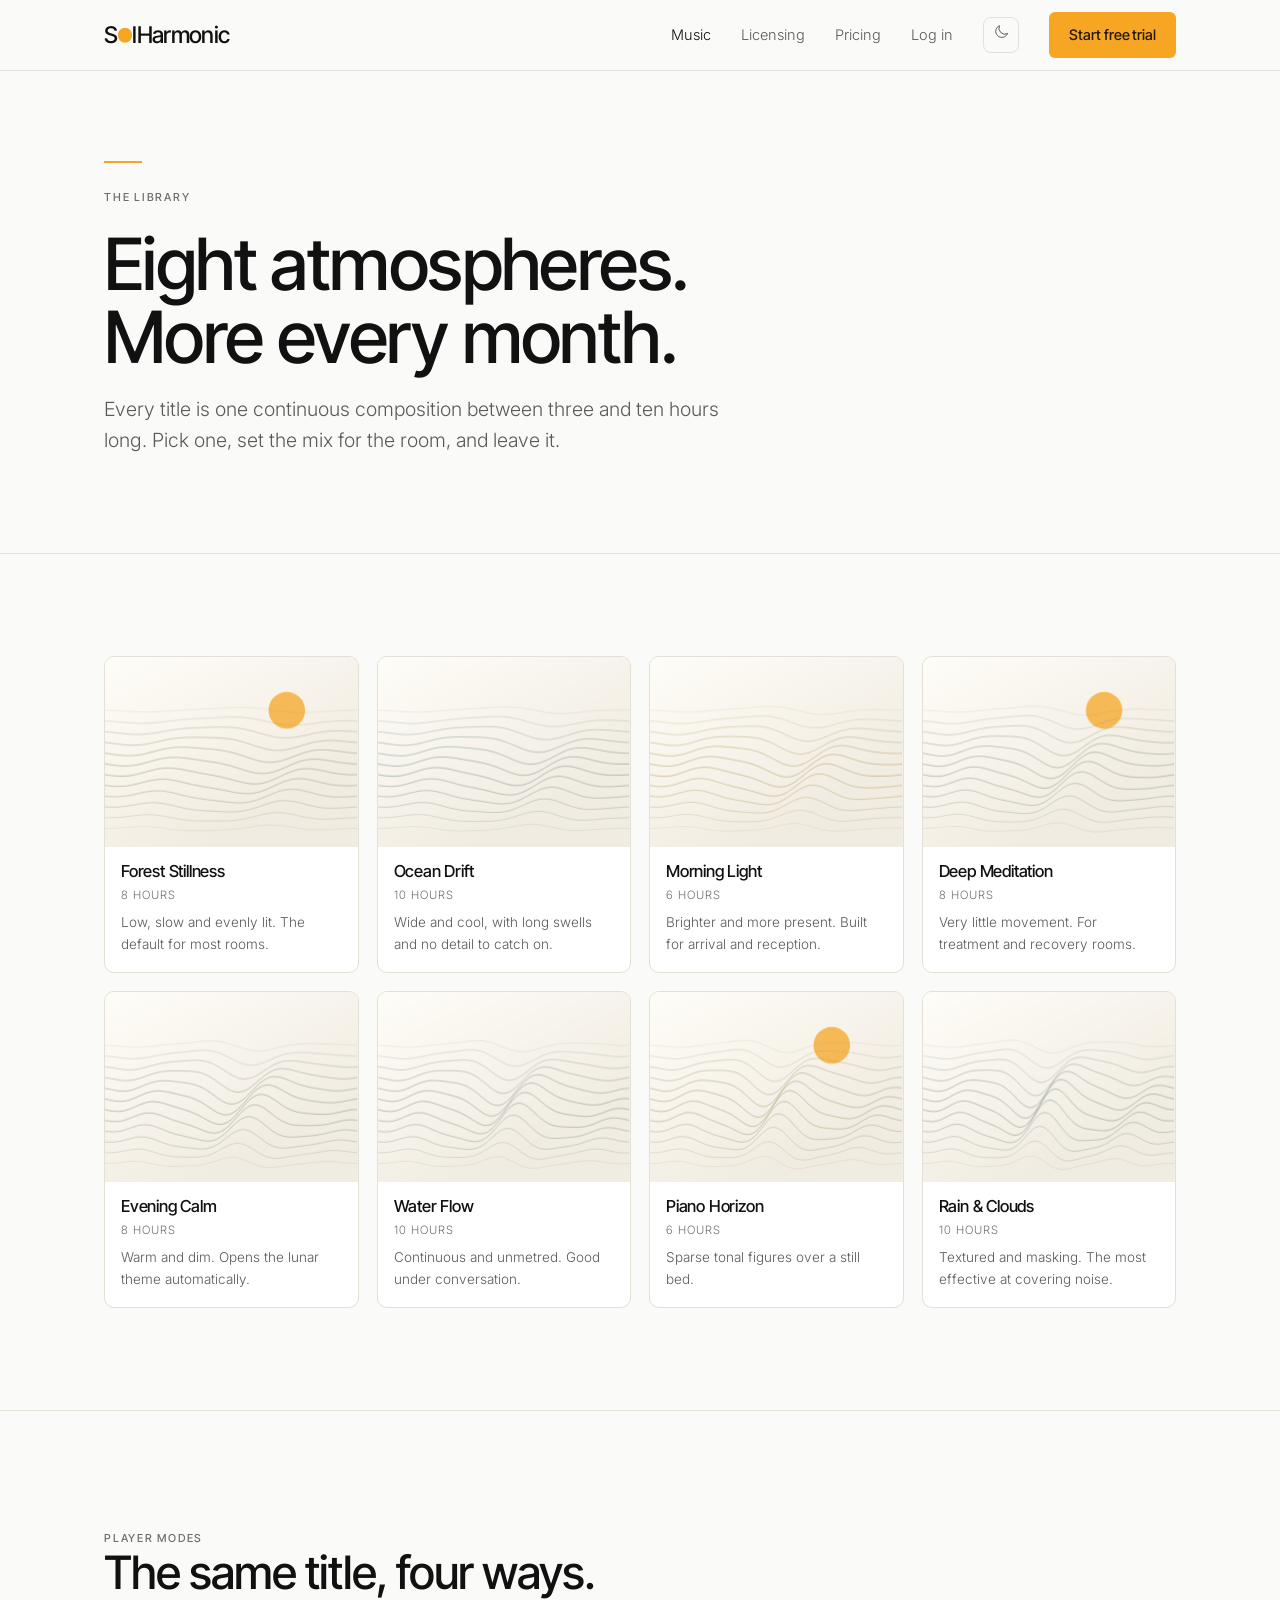
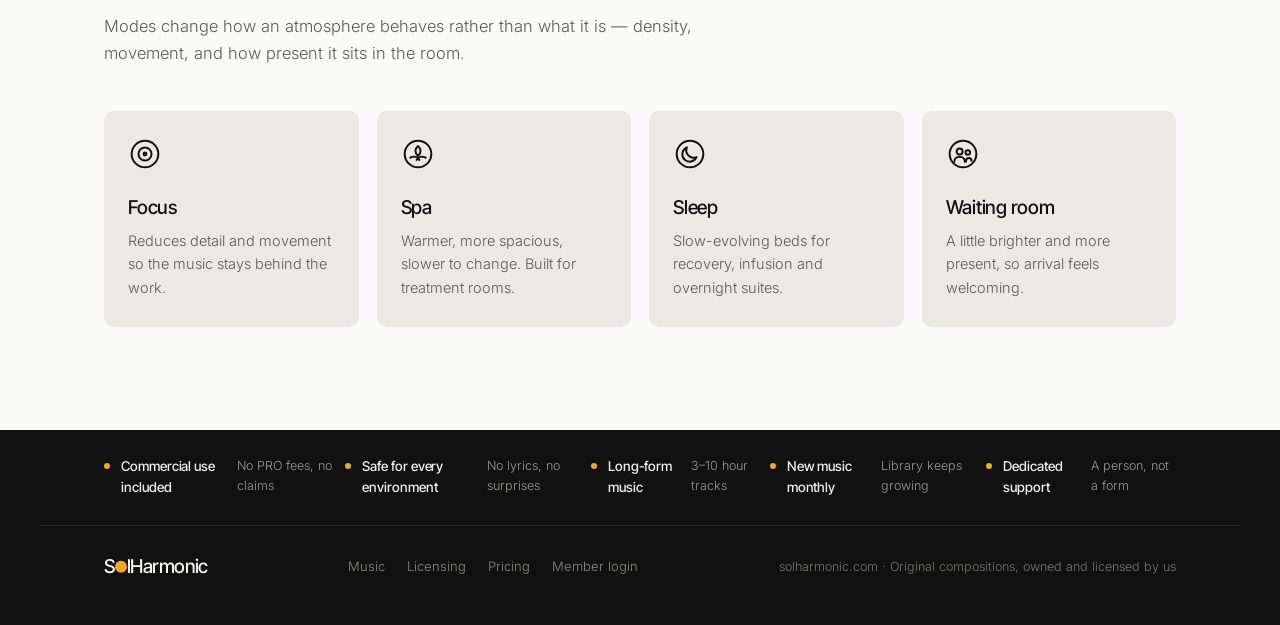
<file: atmospheres.html>
<!DOCTYPE html>
<html lang="en">
<head>
<meta charset="utf-8">
<meta name="viewport" content="width=device-width, initial-scale=1">
<link rel="icon" href="assets/img/favicon.svg" type="image/svg+xml">
<link rel="preconnect" href="https://fonts.googleapis.com">
<link rel="preconnect" href="https://fonts.gstatic.com" crossorigin>
<link href="https://fonts.googleapis.com/css2?family=Inter+Tight:wght@400;500;600&family=Inter:wght@300;400;500&family=JetBrains+Mono:wght@400&display=swap" rel="stylesheet">
<link rel="stylesheet" href="assets/css/tokens.css">
<link rel="stylesheet" href="assets/css/base.css">
<link rel="stylesheet" href="assets/css/components.css">
<link rel="stylesheet" href="assets/css/site.css">
<title>SolHarmonic — Atmospheres</title>
</head>
<body>

<nav class="nav">
  <div class="nav-in">
    <a class="wordmark" href="index.html">S<span class="o"></span>lHarmonic</a>
    <div class="nav-links">
      <a href="atmospheres.html" data-page="atmospheres" aria-current="page">Music</a>
      <a href="licensing.html" data-page="licensing">Licensing</a>
      <a href="pricing.html" data-page="pricing">Pricing</a>
      <a href="login.html">Log in</a>
      <button class="theme-btn" data-theme-toggle aria-label="Switch theme"><span data-icon="moon"></span></button>
      <a href="signup.html" class="btn btn-gold">Start free trial</a>
    </div>
  </div>
</nav>

<header class="hero">
  <div class="wrap">
    <div class="rule-gold"></div>
    <p class="label">The library</p>
    <h1>Eight atmospheres.<br>More every month.</h1>
    <p class="lede" style="margin-top:20px">Every title is one continuous composition between
    three and ten hours long. Pick one, set the mix for the room, and leave it.</p>
  </div>
</header>

<section class="section-line">
  <div class="wrap">
    <div class="grid-4" id="atmos-grid" data-blurb="1"></div>
  </div>
</section>

<section class="section-line">
  <div class="wrap">
    <div class="sec-head">
      <p class="label">Player modes</p>
      <h2>The same title, four ways.</h2>
      <p>Modes change how an atmosphere behaves rather than what it is &mdash; density, movement,
      and how present it sits in the room.</p>
    </div>
    <div class="grid-4" id="mode-cards"></div>
  </div>
</section>

<div class="trust"><div class="trust-in" id="trust"></div></div>

<footer class="site-foot">
  <div class="wrap foot-in">
    <a class="wordmark" href="index.html">S<span class="o"></span>lHarmonic</a>
    <div class="foot-links">
      <a href="atmospheres.html">Music</a>
      <a href="licensing.html">Licensing</a>
      <a href="pricing.html">Pricing</a>
      <a href="login.html">Member login</a>
    </div>
    <p>solharmonic.com · Original compositions, owned and licensed by us</p>
  </div>
</footer>

<script src="assets/js/icons.js"></script>
<script src="assets/js/artwork.js"></script>
<script src="assets/js/data.js"></script>
<script src="assets/js/theme.js"></script>
<script src="assets/js/site.js"></script>
</body>
</html>
</file>
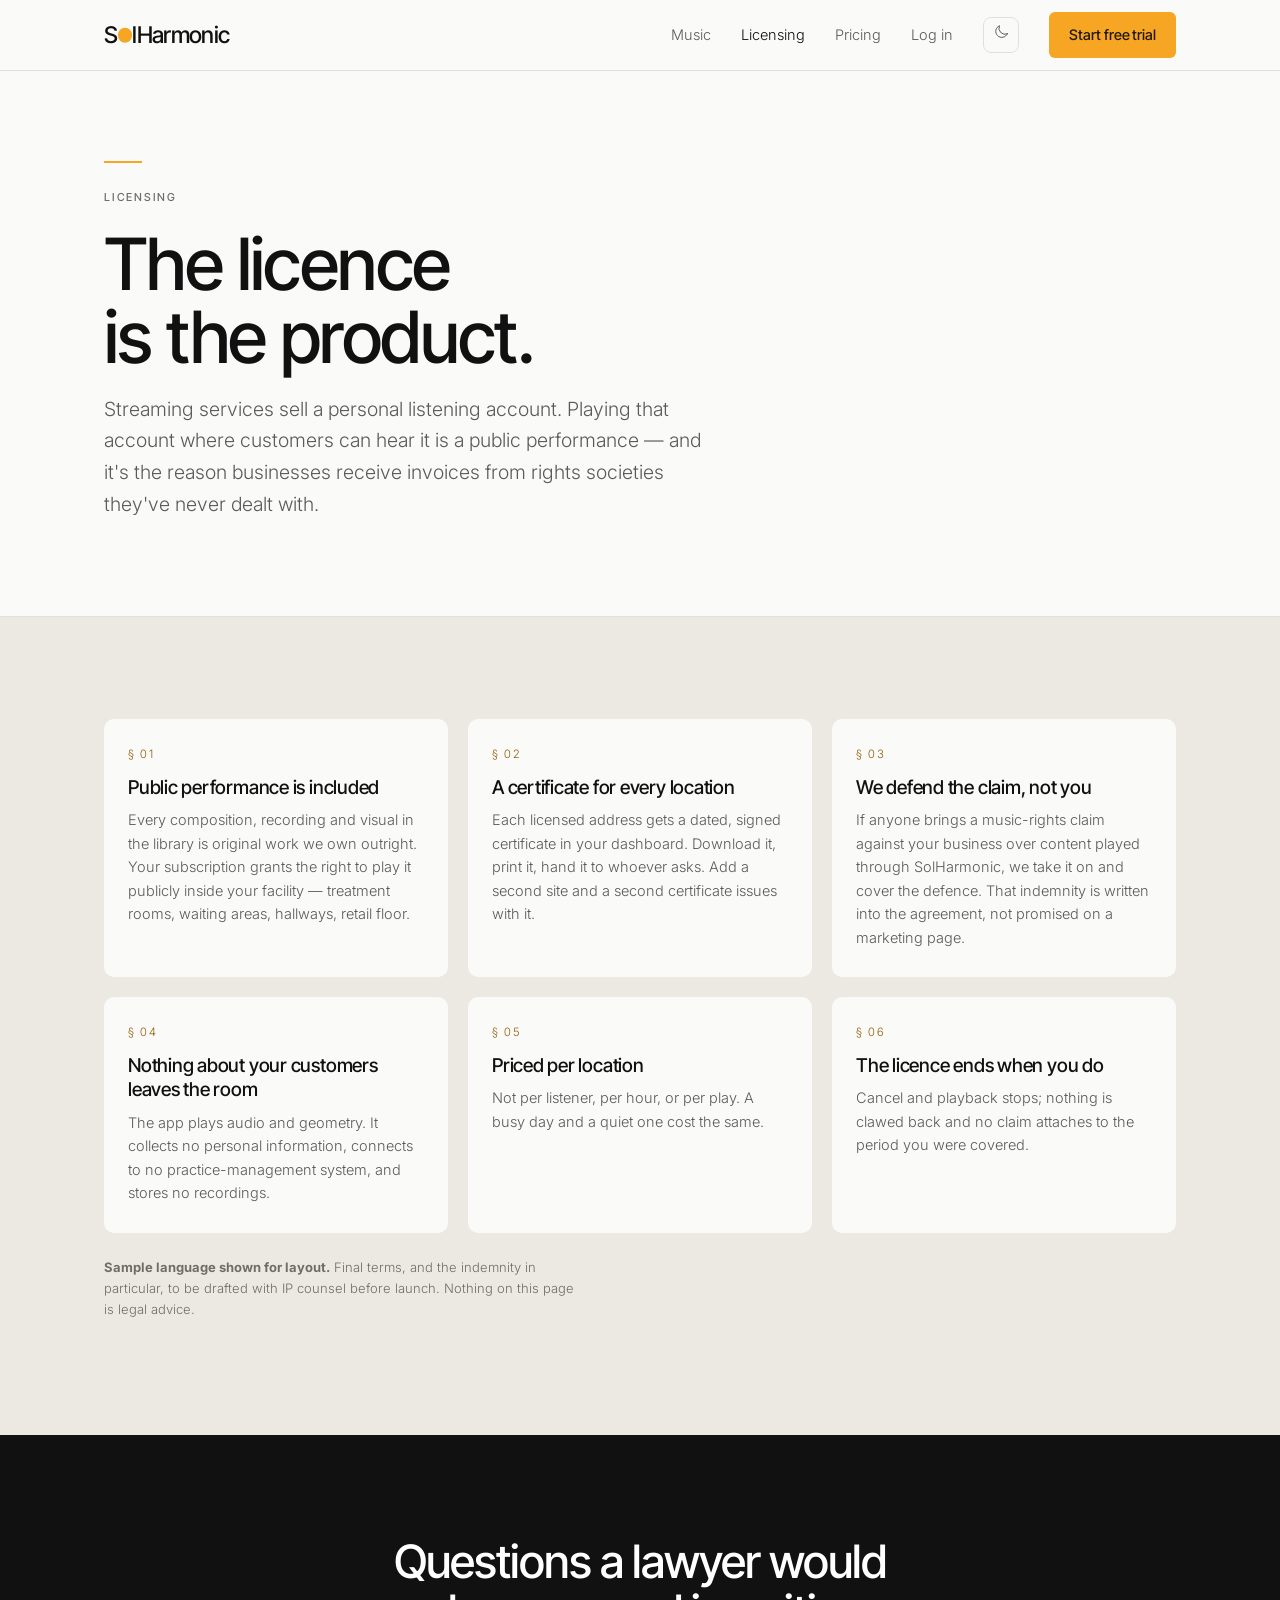
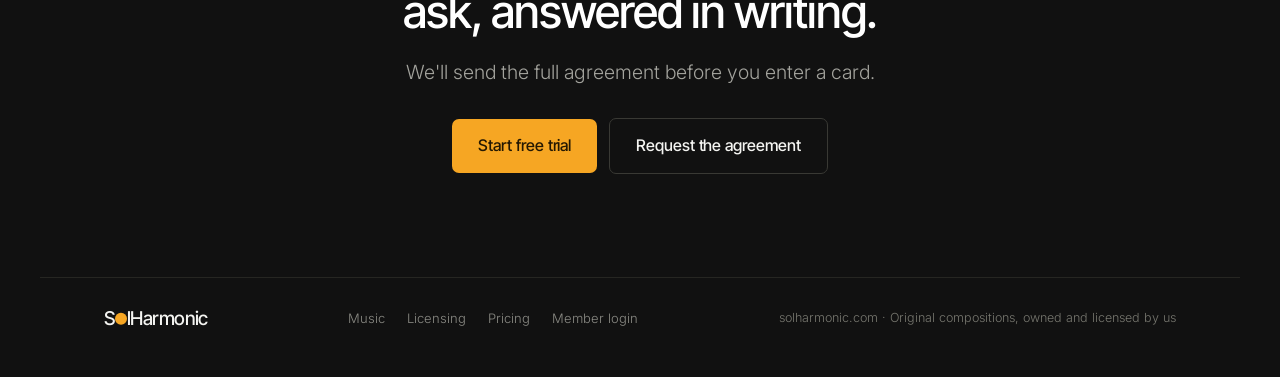
<file: licensing.html>
<!DOCTYPE html>
<html lang="en">
<head>
<meta charset="utf-8">
<meta name="viewport" content="width=device-width, initial-scale=1">
<link rel="icon" href="assets/img/favicon.svg" type="image/svg+xml">
<link rel="preconnect" href="https://fonts.googleapis.com">
<link rel="preconnect" href="https://fonts.gstatic.com" crossorigin>
<link href="https://fonts.googleapis.com/css2?family=Inter+Tight:wght@400;500;600&family=Inter:wght@300;400;500&family=JetBrains+Mono:wght@400&display=swap" rel="stylesheet">
<link rel="stylesheet" href="assets/css/tokens.css">
<link rel="stylesheet" href="assets/css/base.css">
<link rel="stylesheet" href="assets/css/components.css">
<link rel="stylesheet" href="assets/css/site.css">
<title>SolHarmonic — Licensing</title>
</head>
<body>

<nav class="nav">
  <div class="nav-in">
    <a class="wordmark" href="index.html">S<span class="o"></span>lHarmonic</a>
    <div class="nav-links">
      <a href="atmospheres.html" data-page="atmospheres">Music</a>
      <a href="licensing.html" data-page="licensing" aria-current="page">Licensing</a>
      <a href="pricing.html" data-page="pricing">Pricing</a>
      <a href="login.html">Log in</a>
      <button class="theme-btn" data-theme-toggle aria-label="Switch theme"><span data-icon="moon"></span></button>
      <a href="signup.html" class="btn btn-gold">Start free trial</a>
    </div>
  </div>
</nav>

<header class="hero">
  <div class="wrap">
    <div class="rule-gold"></div>
    <p class="label">Licensing</p>
    <h1>The licence<br>is the product.</h1>
    <p class="lede" style="margin-top:20px">Streaming services sell a personal listening account.
    Playing that account where customers can hear it is a public performance &mdash; and it's the
    reason businesses receive invoices from rights societies they've never dealt with.</p>
  </div>
</header>

<section class="commercial section-line">
  <div class="wrap">
    <div class="grid-3">
      <div class="clause"><div class="n">&sect; 01</div><h3>Public performance is included</h3>
        <p>Every composition, recording and visual in the library is original work we own outright.
        Your subscription grants the right to play it publicly inside your facility &mdash;
        treatment rooms, waiting areas, hallways, retail floor.</p></div>
      <div class="clause"><div class="n">&sect; 02</div><h3>A certificate for every location</h3>
        <p>Each licensed address gets a dated, signed certificate in your dashboard. Download it,
        print it, hand it to whoever asks. Add a second site and a second certificate issues with
        it.</p></div>
      <div class="clause"><div class="n">&sect; 03</div><h3>We defend the claim, not you</h3>
        <p>If anyone brings a music-rights claim against your business over content played through
        SolHarmonic, we take it on and cover the defence. That indemnity is written into the
        agreement, not promised on a marketing page.</p></div>
      <div class="clause"><div class="n">&sect; 04</div><h3>Nothing about your customers leaves the room</h3>
        <p>The app plays audio and geometry. It collects no personal information, connects to no
        practice-management system, and stores no recordings.</p></div>
      <div class="clause"><div class="n">&sect; 05</div><h3>Priced per location</h3>
        <p>Not per listener, per hour, or per play. A busy day and a quiet one cost the same.</p></div>
      <div class="clause"><div class="n">&sect; 06</div><h3>The licence ends when you do</h3>
        <p>Cancel and playback stops; nothing is clawed back and no claim attaches to the period
        you were covered.</p></div>
    </div>
    <p class="note"><strong>Sample language shown for layout.</strong> Final terms, and the
    indemnity in particular, to be drafted with IP counsel before launch. Nothing on this page is
    legal advice.</p>
  </div>
</section>

<section class="closing">
  <div class="wrap">
    <h2>Questions a lawyer would ask, answered in writing.</h2>
    <p class="lede">We'll send the full agreement before you enter a card.</p>
    <div class="cta-row">
      <a href="signup.html" class="btn btn-gold btn-lg">Start free trial</a>
      <a href="#" class="btn btn-line btn-lg">Request the agreement</a>
    </div>
  </div>
</section>

<footer class="site-foot">
  <div class="wrap foot-in">
    <a class="wordmark" href="index.html">S<span class="o"></span>lHarmonic</a>
    <div class="foot-links">
      <a href="atmospheres.html">Music</a>
      <a href="licensing.html">Licensing</a>
      <a href="pricing.html">Pricing</a>
      <a href="login.html">Member login</a>
    </div>
    <p>solharmonic.com · Original compositions, owned and licensed by us</p>
  </div>
</footer>

<script src="assets/js/icons.js"></script>
<script src="assets/js/artwork.js"></script>
<script src="assets/js/data.js"></script>
<script src="assets/js/theme.js"></script>
<script src="assets/js/site.js"></script>
</body>
</html>
</file>
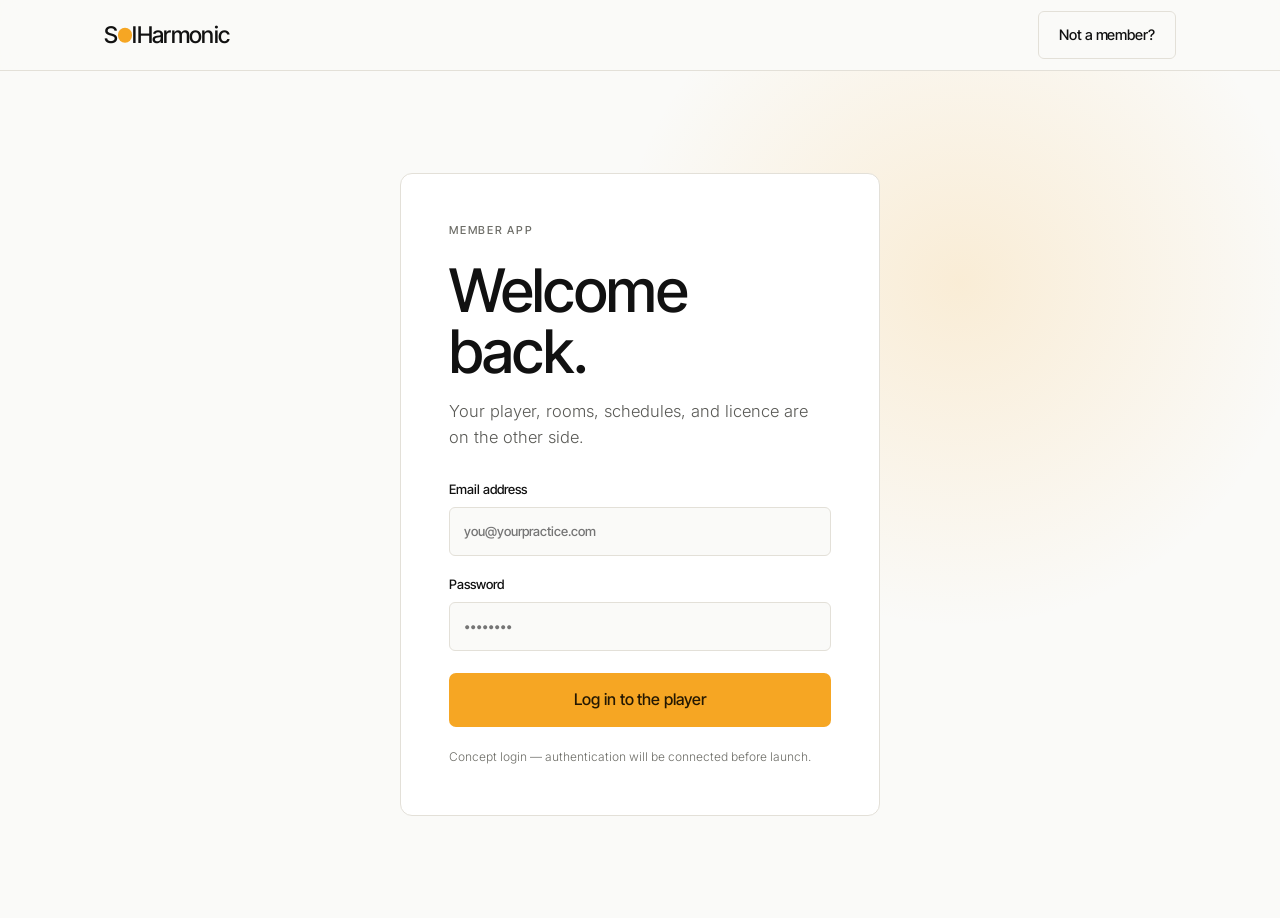
<file: login.html>
<!DOCTYPE html><html lang="en"><head><meta charset="utf-8"><meta name="viewport" content="width=device-width, initial-scale=1"><link rel="icon" href="assets/img/favicon.svg" type="image/svg+xml"><link rel="preconnect" href="https://fonts.googleapis.com"><link rel="preconnect" href="https://fonts.gstatic.com" crossorigin><link href="https://fonts.googleapis.com/css2?family=Inter+Tight:wght@400;500;600&family=Inter:wght@300;400;500&display=swap" rel="stylesheet"><link rel="stylesheet" href="assets/css/tokens.css"><link rel="stylesheet" href="assets/css/base.css"><link rel="stylesheet" href="assets/css/components.css"><link rel="stylesheet" href="assets/css/access.css"><title>Member login — SolHarmonic</title></head>
<body><nav class="nav"><div class="nav-in"><a class="wordmark" href="index.html">S<span class="o"></span>lHarmonic</a><a href="pricing.html" class="btn btn-line">Not a member?</a></div></nav><main class="access-page"><section class="access-card"><p class="label">Member app</p><h1>Welcome back.</h1><p>Your player, rooms, schedules, and licence are on the other side.</p><form action="app-persistent/index.html"><label>Email address<input type="email" placeholder="you@yourpractice.com" required></label><label>Password<input type="password" placeholder="••••••••" required></label><button class="btn btn-gold btn-lg" type="submit">Log in to the player</button></form><p class="access-note">Concept login — authentication will be connected before launch.</p></section></main></body></html>
</file>
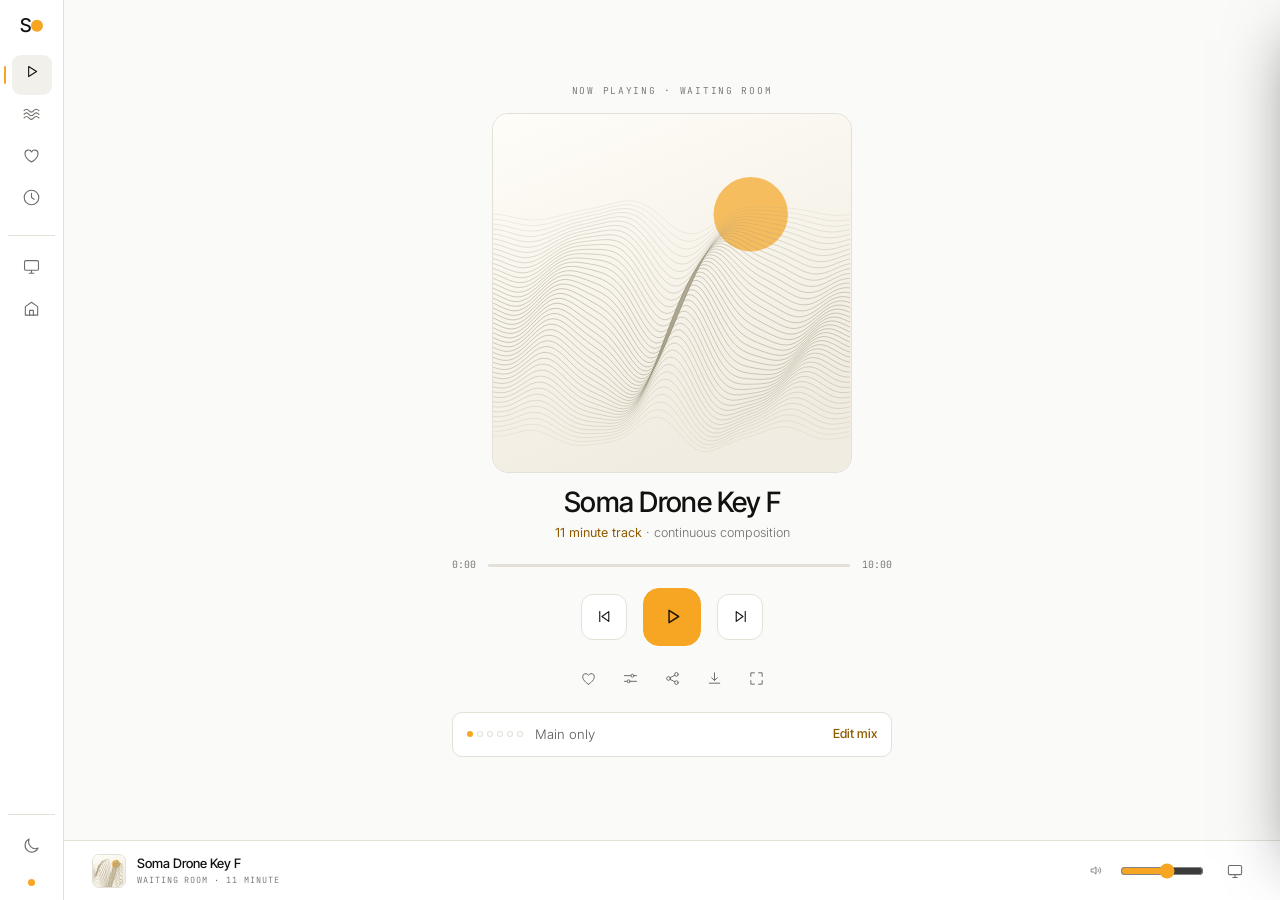
<file: player.html>
<!DOCTYPE html>
<html lang="en">
<head>
<meta charset="utf-8">
<meta name="viewport" content="width=device-width, initial-scale=1, viewport-fit=cover">
<script>(function(){var t=null;try{t=localStorage.getItem("sh-theme")}catch(e){}var h=new Date().getHours();if(t==="lunar"||(!t&&(h>=19||h<6)))document.documentElement.classList.add("lunar")})()</script>
<link rel="icon" href="assets/img/favicon.svg" type="image/svg+xml">
<link rel="preconnect" href="https://fonts.googleapis.com">
<link rel="preconnect" href="https://fonts.gstatic.com" crossorigin>
<link href="https://fonts.googleapis.com/css2?family=Inter+Tight:wght@400;500;600&family=Inter:wght@300;400;500&family=JetBrains+Mono:wght@400&display=swap" rel="stylesheet">
<link rel="stylesheet" href="assets/css/tokens.css">
<link rel="stylesheet" href="assets/css/base.css">
<link rel="stylesheet" href="assets/css/components.css">
<link rel="stylesheet" href="assets/css/player.css">
<title>SolHarmonic — Player</title>
</head>
<body class="app-body">

<div class="app">

  <!-- ====== rail : icon nav (desktop left, mobile bottom) ====== -->
  <aside class="rail">
    <a class="wordmark" href="app/index.html" aria-label="SolHarmonic app home">S<span class="o"></span><span class="wm-rest">lHarmonic</span></a>

    <div class="navgroup">
      <p class="gl">Play</p>
      <button class="navitem" aria-current="true" data-tip="Now playing"><span data-icon="play"></span><span class="lbl">Now playing</span></button>
      <a class="navitem" href="app/library.html" data-tip="Library"><span data-icon="waves"></span><span class="lbl">Library</span></a>
      <button class="navitem" data-tip="Favourites"><span data-icon="heart"></span><span class="lbl">Favourites</span></button>
      <button class="navitem" data-tip="Recently played"><span data-icon="clock"></span><span class="lbl">Recently played</span></button>
    </div>

    <div class="navgroup">
      <p class="gl">Practice</p>
      <a class="navitem" href="app/zones.html" data-tip="Rooms &amp; zones"><span data-icon="screen"></span><span class="lbl">Rooms &amp; zones</span></a>
      <a class="navitem" href="app/account.html" data-tip="Licence &amp; account"><span data-icon="practice"></span><span class="lbl">Licence &amp; account</span></a>
    </div>

    <div class="foot">
      <button class="navitem" data-theme-toggle data-tip="Lunar theme"><span data-icon="moon"></span><span class="lbl">Lunar theme</span></button>
      <div class="licence-chip"><i></i><span class="lbl">Licence active · 8 zones</span></div>
    </div>
  </aside>

  <!-- ====== centre ====== -->
  <main class="stage">
    <div class="stack">
      <p class="eyebrow" id="eyebrow">Now playing · Waiting room</p>

      <div class="cover"><canvas id="cover"></canvas></div>

      <div class="titles">
        <h1 id="title">Forest Stillness</h1>
        <p class="sub"><b id="duration">Loading audio…</b> · continuous composition</p>
      </div>

      <div class="progress">
        <span class="time" id="elapsed">0:00</span>
        <div class="track" id="track"><div class="fill" id="fill"></div><div class="knob" id="knob"></div></div>
        <span class="time" id="total">0:00</span>
      </div>

      <div class="transport">
        <button class="sq" id="prev" aria-label="Previous"></button>
        <button class="sq primary" id="play" aria-label="Play"></button>
        <button class="sq" id="next" aria-label="Next"></button>
      </div>

      <div class="utils">
        <button class="sq sm" id="fav" aria-pressed="false" aria-label="Favourite"></button>
        <button class="sq sm" id="mix-toggle" aria-expanded="false" aria-controls="mixpanel" aria-label="Track mix"></button>
        <button class="sq sm" id="share" aria-label="Share"></button>
        <button class="sq sm" id="download" aria-label="Download"></button>
        <button class="sq sm" id="expand" aria-label="Ceiling view"></button>
      </div>

      <!-- one line instead of six sliders, until asked for -->
      <button class="layer-summary" id="layer-summary" aria-controls="mixpanel">
        <span class="ls-dots" id="ls-dots"></span>
        <span class="ls-text" id="ls-text">Main only</span>
        <span class="ls-cta">Edit mix</span>
      </button>
    </div>
  </main>

  <!-- ====== mix : drawer on desktop, bottom sheet on mobile ====== -->
  <div class="scrim" id="scrim" hidden></div>

  <aside class="mixpanel" id="mixpanel" aria-hidden="true" role="dialog" aria-label="Track mix">
    <div class="mp-head">
      <div>
        <p class="panel-label">Track mix</p>
        <h2 id="mix-title">Loading track…</h2>
      </div>
      <button class="sq sm" id="mix-close" aria-label="Close mix"></button>
    </div>

    <div class="sliders" id="layer-sliders">
      <div class="slider"><label for="main-level">Main <span id="main-levelV">100%</span></label>
        <input id="main-level" data-layer="main" type="range" min="0" max="100" value="100"></div>
      <div class="slider"><label for="nature-level">Nature <span id="nature-levelV">Not added</span></label>
        <input id="nature-level" data-layer="nature" type="range" min="0" max="100" value="70"></div>
      <div class="slider"><label for="emotion-level">Emotion <span id="emotion-levelV">Not added</span></label>
        <input id="emotion-level" data-layer="emotion" type="range" min="0" max="100" value="70"></div>
      <div class="slider"><label for="support-level">Support <span id="support-levelV">Not added</span></label>
        <input id="support-level" data-layer="support" type="range" min="0" max="100" value="70"></div>
      <div class="slider"><label for="body-level">Body <span id="body-levelV">Not added</span></label>
        <input id="body-level" data-layer="body" type="range" min="0" max="100" value="70"></div>
      <div class="slider"><label for="mind-level">Mind <span id="mind-levelV">Not added</span></label>
        <input id="mind-level" data-layer="mind" type="range" min="0" max="100" value="70"></div>
    </div>

    <div class="divider"></div>
    <p class="panel-label">Player mode</p>
    <div class="modes-4" id="modes"></div>

    <div class="divider"></div>
    <button class="savebtn">Save as zone preset</button>
    <div class="zone"><span>Zone</span><span class="chip">Waiting room</span></div>
    <div class="zone"><span>Schedule</span><span class="chip">Open → close</span></div>
  </aside>

  <!-- ====== bottom bar : desktop status strip (hidden on mobile) ====== -->
  <div class="bar">
    <div class="nowmini">
      <div class="thumb"><canvas id="thumb"></canvas></div>
      <div style="min-width:0">
        <div class="t" id="mini-title">Forest Stillness</div>
        <div class="s" id="mini-sub">Waiting room · 8 hr</div>
      </div>
    </div>
    <div class="barmid">
      <button class="sq sm" id="prev-mini" aria-label="Previous"></button>
      <button class="sq sm" id="play-mini" aria-label="Play"></button>
      <button class="sq sm" id="next-mini" aria-label="Next"></button>
    </div>
    <div class="barright">
      <div class="vol">
        <button class="icon-btn" id="vol-icon" aria-label="Volume"></button>
        <input id="volume" type="range" min="0" max="100" value="58">
      </div>
      <button class="sq sm" id="cast" aria-label="Devices"></button>
    </div>
  </div>
</div>

<button class="ceiling-exit" id="ceiling-exit">Exit ceiling view · Esc</button>

<script src="assets/js/icons.js"></script>
<script src="assets/js/artwork.js"></script>
<script src="assets/js/data.js"></script>
<script src="assets/js/tracks.js"></script>
<script src="assets/js/theme.js"></script>
<script src="assets/js/audio.js"></script>
<script src="assets/js/player.js"></script>

<script>
/* ------------------------------------------------------------------
   Shell chrome only — the mix drawer and its one-line summary.
   Deliberately standalone: player.js remains the single owner of audio,
   artwork and layer state. Nothing below touches either.
   ------------------------------------------------------------------ */
(function () {
  "use strict";

  var panel    = document.getElementById("mixpanel"),
      scrim    = document.getElementById("scrim"),
      openBtn  = document.getElementById("mix-toggle"),
      summary  = document.getElementById("layer-summary"),
      closeBtn = document.getElementById("mix-close"),
      sliders  = document.getElementById("layer-sliders"),
      lsText   = document.getElementById("ls-text"),
      lsDots   = document.getElementById("ls-dots");

  if (!panel || !sliders) return;

  /* icons come from icons.js, which has already run */
  function setIcon(el, name) {
    if (el && window.SH && SH.icon) el.innerHTML = SH.icon(name);
  }
  setIcon(openBtn, "mix");
  setIcon(closeBtn, "next");

  /* ---------------- open / close ---------------- */
  var lastFocus = null;

  function setOpen(state) {
    panel.classList.toggle("open", state);
    panel.setAttribute("aria-hidden", String(!state));
    if (openBtn) openBtn.setAttribute("aria-expanded", String(state));
    scrim.hidden = !state;
    document.body.classList.toggle("mix-open", state);

    if (state) {
      lastFocus = document.activeElement;
      if (closeBtn) closeBtn.focus();
    } else if (lastFocus && lastFocus.focus) {
      lastFocus.focus();
    }
  }

  if (openBtn)  openBtn.addEventListener("click", function () {
    setOpen(!panel.classList.contains("open"));
  });
  if (summary)  summary.addEventListener("click", function () { setOpen(true); });
  if (closeBtn) closeBtn.addEventListener("click", function () { setOpen(false); });
  scrim.addEventListener("click", function () { setOpen(false); });

  document.addEventListener("keydown", function (e) {
    if (e.key === "Escape" && panel.classList.contains("open")) {
      e.stopPropagation();          /* don't also fire the ceiling-view exit */
      setOpen(false);
    }
  });

  /* swipe the bottom sheet down to dismiss (mobile) */
  var startY = null;
  panel.addEventListener("touchstart", function (e) {
    if (panel.scrollTop <= 0) startY = e.touches[0].clientY;
  }, { passive: true });
  panel.addEventListener("touchmove", function (e) {
    if (startY === null) return;
    var dy = e.touches[0].clientY - startY;
    if (dy > 70) { setOpen(false); startY = null; }
  }, { passive: true });
  panel.addEventListener("touchend", function () { startY = null; });

  /* ---------------- the one-line summary ---------------- */
  var LAYERS = ["main", "nature", "emotion", "support", "body", "mind"];
  var NAMES  = { main: "Main", nature: "Nature", emotion: "Emotion",
                 support: "Support", body: "Body", mind: "Mind" };

  function refresh() {
    var on = [], dots = "";

    LAYERS.forEach(function (key) {
      var input = sliders.querySelector('[data-layer="' + key + '"]');
      if (!input) return;
      var row   = input.closest(".slider");
      var badge = document.getElementById(key + "-levelV");

      /* player.js writes "Not added" (or similar) for stems this track lacks.
         Also treat a disabled input as absent, in case that changes. */
      var absent = input.disabled ||
                   (badge && /not\s*added|unavailable|—/i.test(badge.textContent));
      var active = !absent && Number(input.value) > 0;

      if (row) {
        row.classList.toggle("is-absent", !!absent);
        row.classList.toggle("is-off", !absent && Number(input.value) === 0);
      }
      if (active) on.push(NAMES[key]);
      dots += '<i class="' + (active ? "on" : absent ? "absent" : "off") + '"></i>';
    });

    lsDots.innerHTML = dots;
    lsText.textContent =
      on.length === 0 ? "Muted" :
      on.length === 1 ? on[0] + " only" :
      on.length + " layers · " + on.slice(0, 3).join(", ") + (on.length > 3 ? "…" : "");
  }

  sliders.addEventListener("input", refresh);

  /* player.js relabels the value spans when a track loads.
     A MutationObserver catches that without polling. */
  if (window.MutationObserver) {
    new MutationObserver(refresh).observe(sliders, {
      subtree: true, childList: true, characterData: true,
      attributes: true, attributeFilter: ["disabled", "value"]
    });
  }
  refresh();
})();
</script>
</body>
</html>
</file>
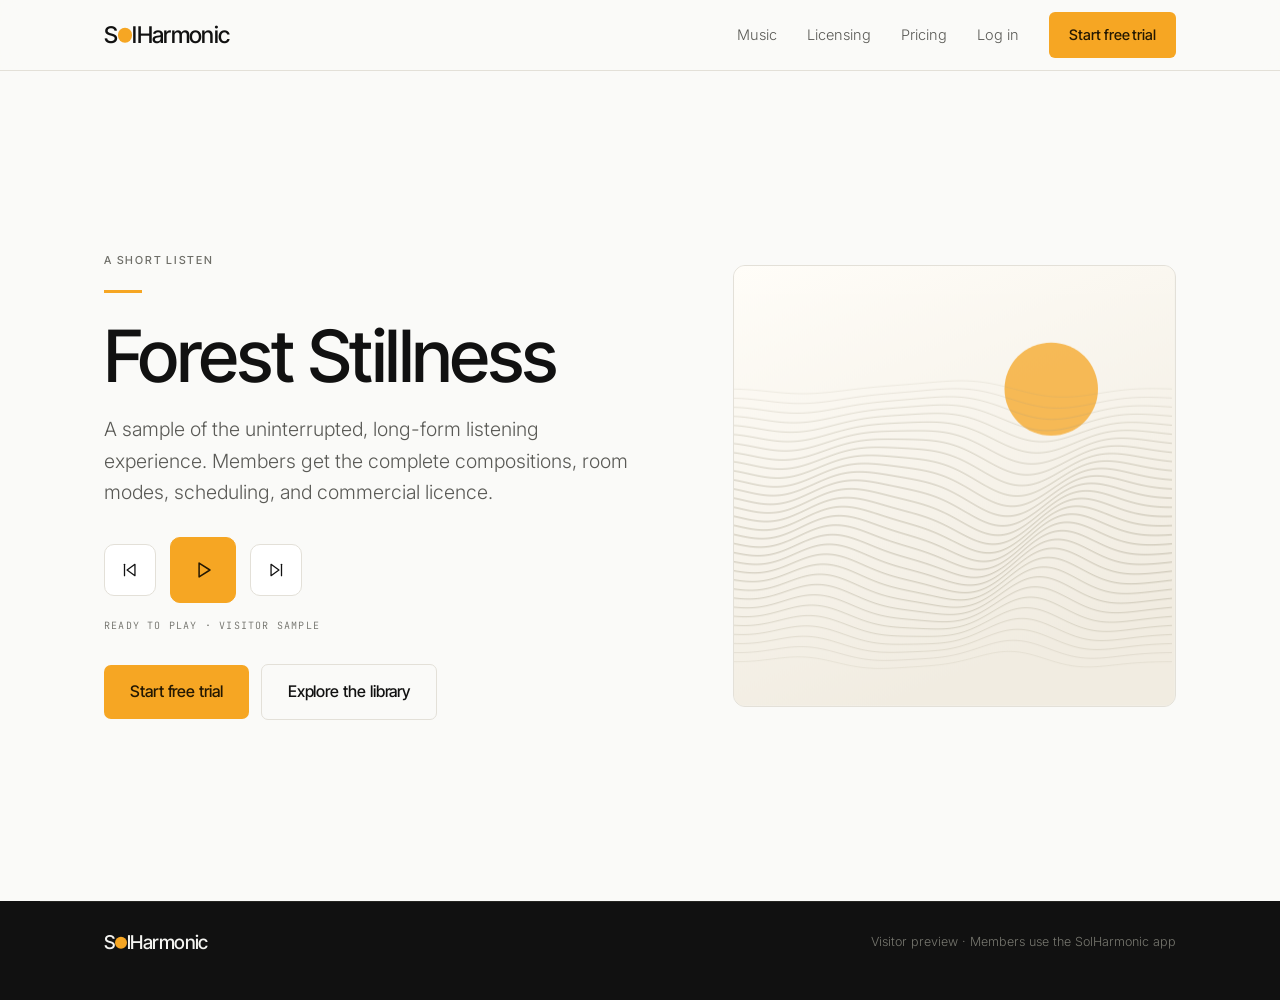
<file: preview.html>
<!DOCTYPE html>
<html lang="en">
<head>
<meta charset="utf-8">
<meta name="viewport" content="width=device-width, initial-scale=1">
<link rel="icon" href="assets/img/favicon.svg" type="image/svg+xml">
<link rel="preconnect" href="https://fonts.googleapis.com">
<link rel="preconnect" href="https://fonts.gstatic.com" crossorigin>
<link href="https://fonts.googleapis.com/css2?family=Inter+Tight:wght@400;500;600&family=Inter:wght@300;400;500&family=JetBrains+Mono:wght@400&display=swap" rel="stylesheet">
<link rel="stylesheet" href="assets/css/tokens.css">
<link rel="stylesheet" href="assets/css/base.css">
<link rel="stylesheet" href="assets/css/components.css">
<link rel="stylesheet" href="assets/css/site.css">
<link rel="stylesheet" href="assets/css/preview.css">
<title>Listen — SolHarmonic</title>
</head>
<body>
<nav class="nav"><div class="nav-in">
  <a class="wordmark" href="index.html">S<span class="o"></span>lHarmonic</a>
  <div class="nav-links">
    <a href="atmospheres.html">Music</a><a href="licensing.html">Licensing</a><a href="pricing.html">Pricing</a><a href="login.html">Log in</a>
    <a href="signup.html" class="btn btn-gold">Start free trial</a>
  </div>
</div></nav>
<main class="preview-page">
  <div class="wrap preview-grid">
    <div class="preview-copy">
      <p class="label">A short listen</p><div class="rule-gold"></div>
      <h1 id="preview-title">Forest Stillness</h1>
      <p class="lede">A sample of the uninterrupted, long-form listening experience. Members get the complete compositions, room modes, scheduling, and commercial licence.</p>
      <div class="preview-controls">
        <button class="sq" id="preview-prev" aria-label="Previous atmosphere"></button>
        <button class="sq primary" id="preview-play" aria-label="Play sample"></button>
        <button class="sq" id="preview-next" aria-label="Next atmosphere"></button>
      </div>
      <p class="preview-status" id="preview-status">Ready to play</p>
      <div class="cta-row"><a href="signup.html" class="btn btn-gold btn-lg">Start free trial</a><a href="atmospheres.html" class="btn btn-line btn-lg">Explore the library</a></div>
    </div>
    <div class="art preview-art"><canvas id="preview-canvas"></canvas></div>
  </div>
</main>
<footer class="site-foot"><div class="wrap foot-in"><a class="wordmark" href="index.html">S<span class="o"></span>lHarmonic</a><p>Visitor preview · Members use the SolHarmonic app</p></div></footer>
<script src="assets/js/icons.js"></script><script src="assets/js/artwork.js"></script><script src="assets/js/data.js"></script><script src="assets/js/tracks.js"></script><script src="assets/js/theme.js"></script><script src="assets/js/preview.js"></script>
</body>
</html>
</file>
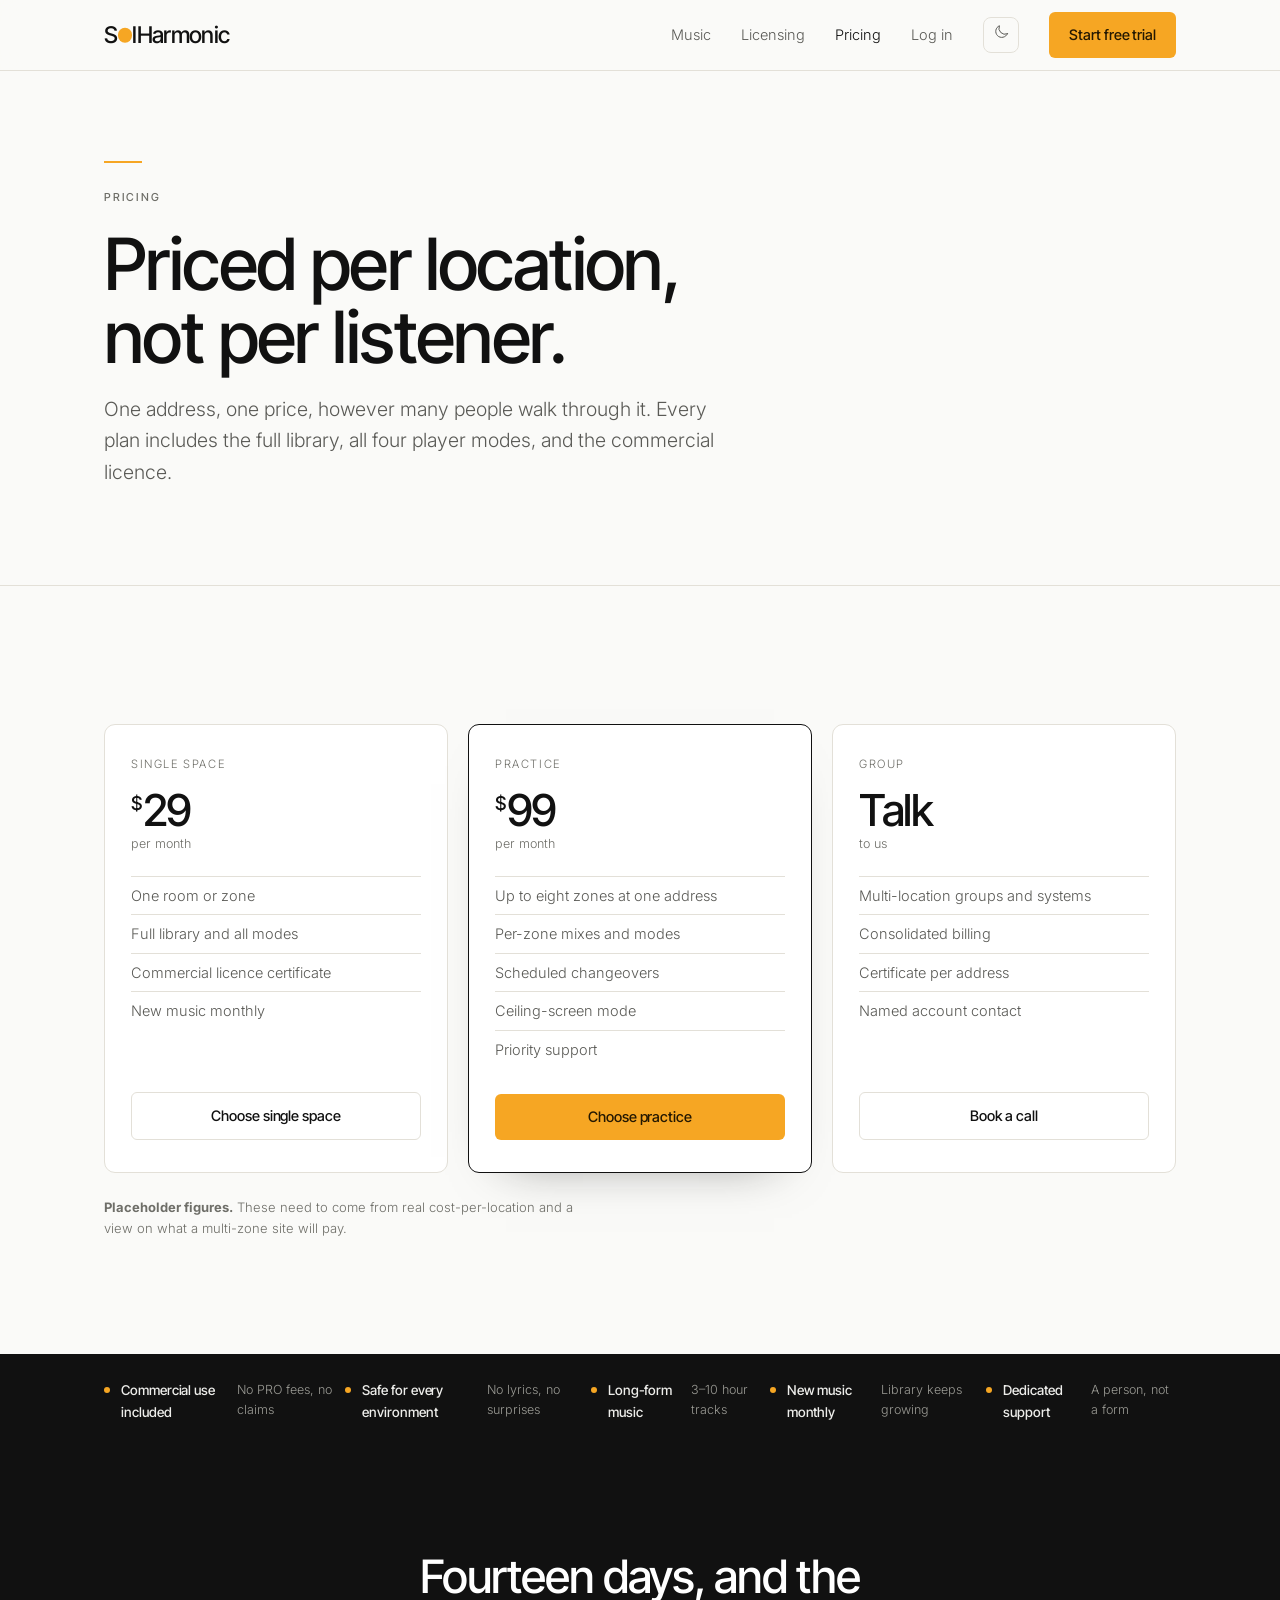
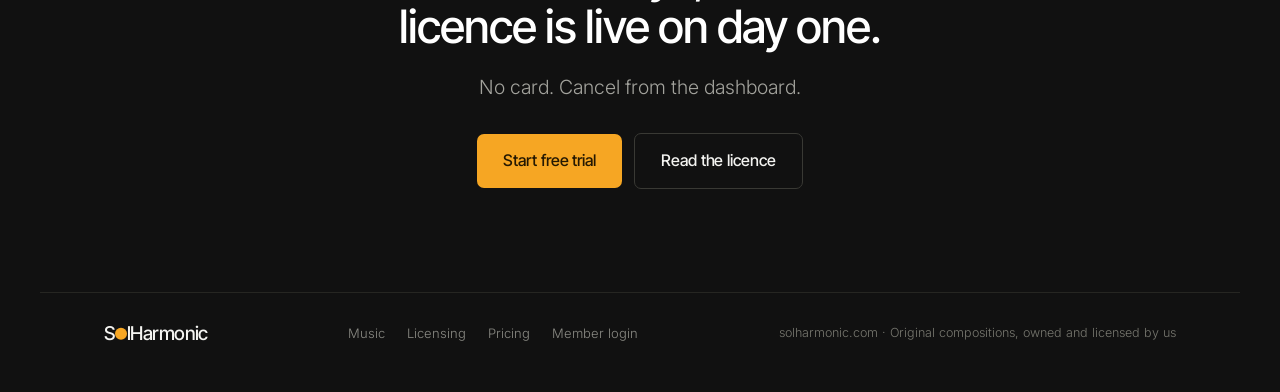
<file: pricing.html>
<!DOCTYPE html>
<html lang="en">
<head>
<meta charset="utf-8">
<meta name="viewport" content="width=device-width, initial-scale=1">
<link rel="icon" href="assets/img/favicon.svg" type="image/svg+xml">
<link rel="preconnect" href="https://fonts.googleapis.com">
<link rel="preconnect" href="https://fonts.gstatic.com" crossorigin>
<link href="https://fonts.googleapis.com/css2?family=Inter+Tight:wght@400;500;600&family=Inter:wght@300;400;500&family=JetBrains+Mono:wght@400&display=swap" rel="stylesheet">
<link rel="stylesheet" href="assets/css/tokens.css">
<link rel="stylesheet" href="assets/css/base.css">
<link rel="stylesheet" href="assets/css/components.css">
<link rel="stylesheet" href="assets/css/site.css">
<title>SolHarmonic — Pricing</title>
</head>
<body>

<nav class="nav">
  <div class="nav-in">
    <a class="wordmark" href="index.html">S<span class="o"></span>lHarmonic</a>
    <div class="nav-links">
      <a href="atmospheres.html" data-page="atmospheres">Music</a>
      <a href="licensing.html" data-page="licensing">Licensing</a>
      <a href="pricing.html" data-page="pricing" aria-current="page">Pricing</a>
      <a href="login.html">Log in</a>
      <button class="theme-btn" data-theme-toggle aria-label="Switch theme"><span data-icon="moon"></span></button>
      <a href="signup.html" class="btn btn-gold">Start free trial</a>
    </div>
  </div>
</nav>

<header class="hero">
  <div class="wrap">
    <div class="rule-gold"></div>
    <p class="label">Pricing</p>
    <h1>Priced per location,<br>not per listener.</h1>
    <p class="lede" style="margin-top:20px">One address, one price, however many people walk
    through it. Every plan includes the full library, all four player modes, and the commercial
    licence.</p>
  </div>
</header>

<section class="section-line">
  <div class="wrap">
    <div class="tiers">
      <div class="tier">
        <div class="k">Single space</div>
        <div class="price"><sup>$</sup>29</div>
        <div class="per">per month</div>
        <ul>
          <li>One room or zone</li>
          <li>Full library and all modes</li>
          <li>Commercial licence certificate</li>
          <li>New music monthly</li>
        </ul>
        <a href="signup.html?plan=single" class="btn btn-line">Choose single space</a>
      </div>
      <div class="tier pick">
        <div class="k">Practice</div>
        <div class="price"><sup>$</sup>99</div>
        <div class="per">per month</div>
        <ul>
          <li>Up to eight zones at one address</li>
          <li>Per-zone mixes and modes</li>
          <li>Scheduled changeovers</li>
          <li>Ceiling-screen mode</li>
          <li>Priority support</li>
        </ul>
        <a href="signup.html?plan=practice" class="btn btn-gold">Choose practice</a>
      </div>
      <div class="tier">
        <div class="k">Group</div>
        <div class="price">Talk</div>
        <div class="per">to us</div>
        <ul>
          <li>Multi-location groups and systems</li>
          <li>Consolidated billing</li>
          <li>Certificate per address</li>
          <li>Named account contact</li>
        </ul>
        <a href="#" class="btn btn-line">Book a call</a>
      </div>
    </div>
    <p class="note"><strong>Placeholder figures.</strong> These need to come from real
    cost-per-location and a view on what a multi-zone site will pay.</p>
  </div>
</section>

<div class="trust"><div class="trust-in" id="trust"></div></div>

<section class="closing">
  <div class="wrap">
    <h2>Fourteen days, and the licence is live on day one.</h2>
    <p class="lede">No card. Cancel from the dashboard.</p>
    <div class="cta-row">
      <a href="signup.html" class="btn btn-gold btn-lg">Start free trial</a>
      <a href="licensing.html" class="btn btn-line btn-lg">Read the licence</a>
    </div>
  </div>
</section>

<footer class="site-foot">
  <div class="wrap foot-in">
    <a class="wordmark" href="index.html">S<span class="o"></span>lHarmonic</a>
    <div class="foot-links">
      <a href="atmospheres.html">Music</a>
      <a href="licensing.html">Licensing</a>
      <a href="pricing.html">Pricing</a>
      <a href="login.html">Member login</a>
    </div>
    <p>solharmonic.com · Original compositions, owned and licensed by us</p>
  </div>
</footer>

<script src="assets/js/icons.js"></script>
<script src="assets/js/artwork.js"></script>
<script src="assets/js/data.js"></script>
<script src="assets/js/theme.js"></script>
<script src="assets/js/site.js"></script>
</body>
</html>
</file>
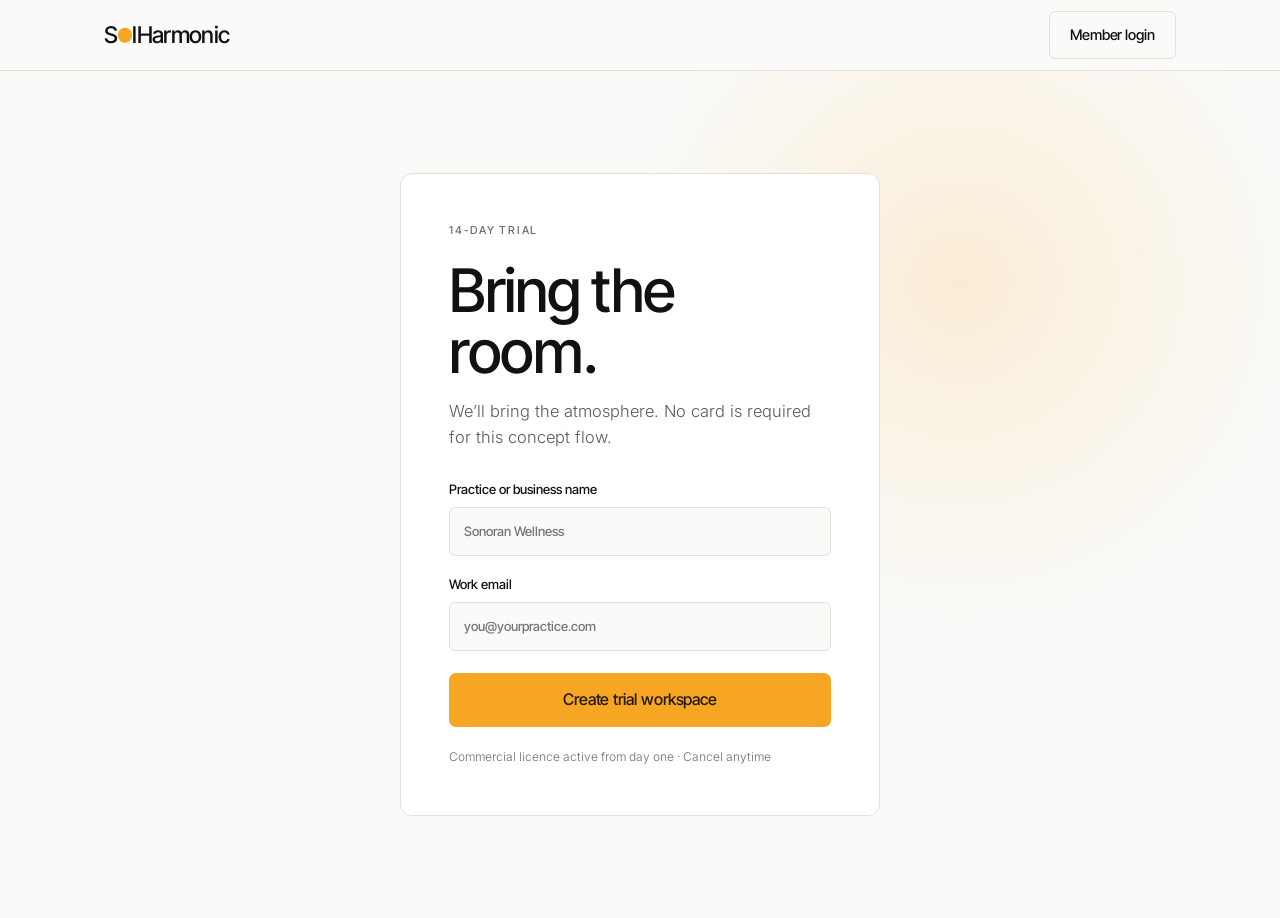
<file: signup.html>
<!DOCTYPE html><html lang="en"><head><meta charset="utf-8"><meta name="viewport" content="width=device-width, initial-scale=1"><link rel="icon" href="assets/img/favicon.svg" type="image/svg+xml"><link rel="preconnect" href="https://fonts.googleapis.com"><link rel="preconnect" href="https://fonts.gstatic.com" crossorigin><link href="https://fonts.googleapis.com/css2?family=Inter+Tight:wght@400;500;600&family=Inter:wght@300;400;500&display=swap" rel="stylesheet"><link rel="stylesheet" href="assets/css/tokens.css"><link rel="stylesheet" href="assets/css/base.css"><link rel="stylesheet" href="assets/css/components.css"><link rel="stylesheet" href="assets/css/access.css"><title>Start your trial — SolHarmonic</title></head>
<body><nav class="nav"><div class="nav-in"><a class="wordmark" href="index.html">S<span class="o"></span>lHarmonic</a><a href="login.html" class="btn btn-line">Member login</a></div></nav><main class="access-page"><section class="access-card"><p class="label">14-day trial</p><h1>Bring the room.</h1><p>We’ll bring the atmosphere. No card is required for this concept flow.</p><form action="app-persistent/index.html"><label>Practice or business name<input type="text" placeholder="Sonoran Wellness" required></label><label>Work email<input type="email" placeholder="you@yourpractice.com" required></label><button class="btn btn-gold btn-lg" type="submit">Create trial workspace</button></form><p class="access-note">Commercial licence active from day one · Cancel anytime</p></section></main></body></html>
</file>
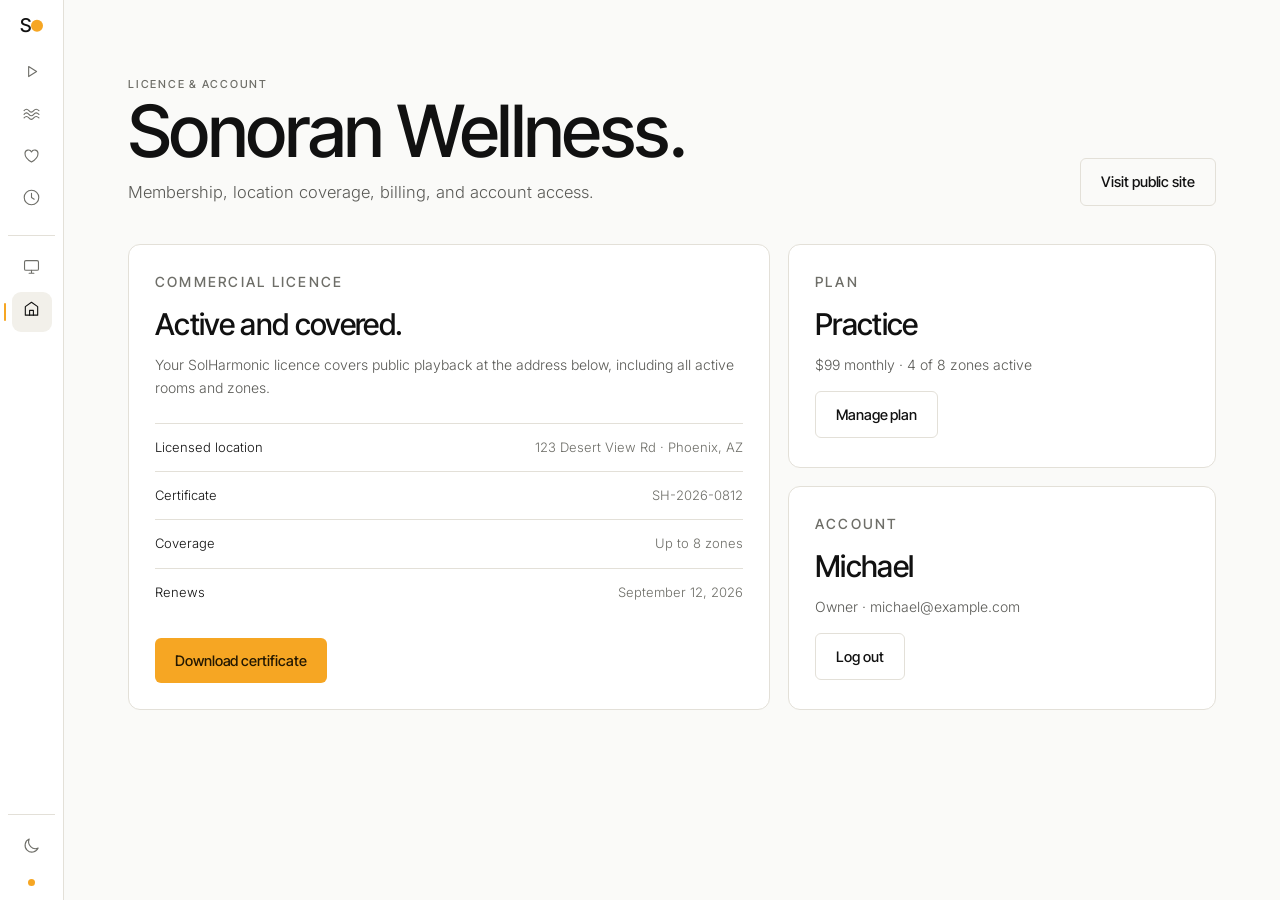
<file: app/account.html>
<!DOCTYPE html><html lang="en"><head><meta charset="utf-8"><meta name="viewport" content="width=device-width, initial-scale=1, viewport-fit=cover"><link rel="icon" href="../assets/img/favicon.svg" type="image/svg+xml"><link rel="preconnect" href="https://fonts.googleapis.com"><link rel="preconnect" href="https://fonts.gstatic.com" crossorigin><link href="https://fonts.googleapis.com/css2?family=Inter+Tight:wght@400;500;600&family=Inter:wght@300;400;500&family=JetBrains+Mono:wght@400&display=swap" rel="stylesheet"><link rel="stylesheet" href="../assets/css/tokens.css"><link rel="stylesheet" href="../assets/css/base.css"><link rel="stylesheet" href="../assets/css/components.css"><link rel="stylesheet" href="../assets/css/player.css"><link rel="stylesheet" href="../assets/css/app-pages.css"><title>Licence &amp; account — SolHarmonic</title></head><body class="member-body"><div class="member-app">
<aside class="rail"><a class="wordmark" href="index.html">S<span class="o"></span><span class="wm-rest">lHarmonic</span></a><div class="navgroup"><a class="navitem" href="index.html" data-tip="Now playing"><span data-icon="play"></span><span class="lbl">Now playing</span></a><a class="navitem" href="library.html" data-tip="Library"><span data-icon="waves"></span><span class="lbl">Library</span></a><button class="navitem" data-tip="Favourites"><span data-icon="heart"></span><span class="lbl">Favourites</span></button><button class="navitem" data-tip="Recently played"><span data-icon="clock"></span><span class="lbl">Recently played</span></button></div><div class="navgroup"><a class="navitem" href="zones.html" data-tip="Rooms &amp; zones"><span data-icon="screen"></span><span class="lbl">Rooms &amp; zones</span></a><a class="navitem" href="account.html" aria-current="true" data-tip="Licence &amp; account"><span data-icon="practice"></span><span class="lbl">Licence &amp; account</span></a></div><div class="foot"><button class="navitem" data-theme-toggle data-tip="Lunar theme"><span data-icon="moon"></span><span class="lbl">Lunar theme</span></button><div class="licence-chip"><i></i></div></div></aside>
<main class="member-stage"><div class="member-wrap"><header class="member-head"><div><p class="label">Licence &amp; account</p><h1>Sonoran Wellness.</h1><p>Membership, location coverage, billing, and account access.</p></div><a class="btn btn-line" href="../index.html">Visit public site</a></header><div class="account-grid"><section class="account-panel wide"><p class="label">Commercial licence</p><h2>Active and covered.</h2><p>Your SolHarmonic licence covers public playback at the address below, including all active rooms and zones.</p><div class="account-lines"><div class="account-line"><span>Licensed location</span><span>123 Desert View Rd · Phoenix, AZ</span></div><div class="account-line"><span>Certificate</span><span>SH-2026-0812</span></div><div class="account-line"><span>Coverage</span><span>Up to 8 zones</span></div><div class="account-line"><span>Renews</span><span>September 12, 2026</span></div></div><button class="btn btn-gold" style="margin-top:22px">Download certificate</button></section><section class="account-panel"><p class="label">Plan</p><h2>Practice</h2><p>$99 monthly · 4 of 8 zones active</p><button class="btn btn-line">Manage plan</button></section><section class="account-panel"><p class="label">Account</p><h2>Michael</h2><p>Owner · michael@example.com</p><a class="btn btn-line" href="../index.html">Log out</a></section></div></div></main></div>
<script src="../assets/js/icons.js"></script><script src="../assets/js/theme.js"></script><script>document.addEventListener("DOMContentLoaded",function(){SH.mountIcons();});</script></body></html>
</file>
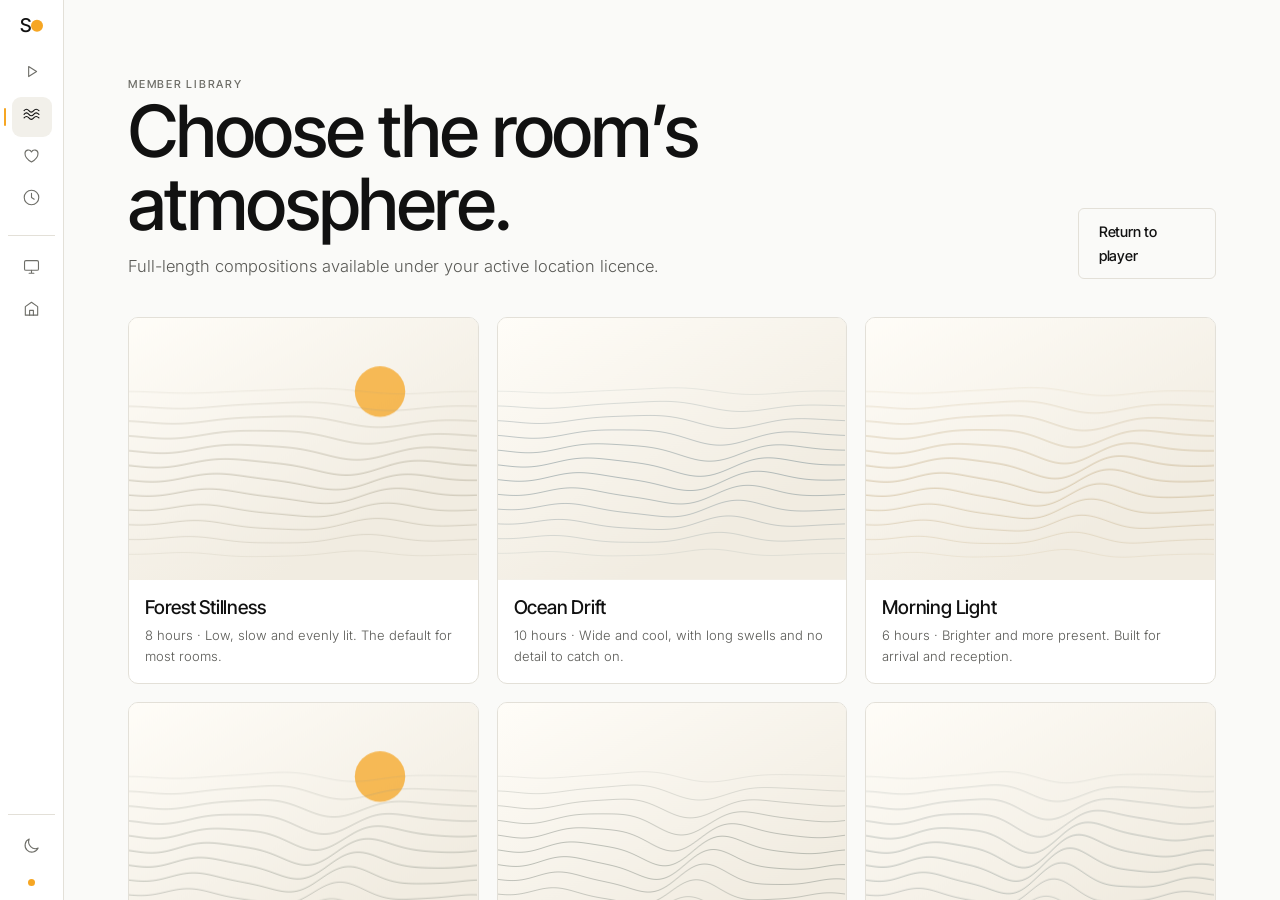
<file: app/library.html>
<!DOCTYPE html><html lang="en"><head><meta charset="utf-8"><meta name="viewport" content="width=device-width, initial-scale=1, viewport-fit=cover"><link rel="icon" href="../assets/img/favicon.svg" type="image/svg+xml"><link rel="preconnect" href="https://fonts.googleapis.com"><link rel="preconnect" href="https://fonts.gstatic.com" crossorigin><link href="https://fonts.googleapis.com/css2?family=Inter+Tight:wght@400;500;600&family=Inter:wght@300;400;500&family=JetBrains+Mono:wght@400&display=swap" rel="stylesheet"><link rel="stylesheet" href="../assets/css/tokens.css"><link rel="stylesheet" href="../assets/css/base.css"><link rel="stylesheet" href="../assets/css/components.css"><link rel="stylesheet" href="../assets/css/player.css"><link rel="stylesheet" href="../assets/css/app-pages.css"><title>Library — SolHarmonic</title></head><body class="member-body"><div class="member-app">
<aside class="rail"><a class="wordmark" href="index.html">S<span class="o"></span><span class="wm-rest">lHarmonic</span></a><div class="navgroup"><a class="navitem" href="index.html" data-tip="Now playing"><span data-icon="play"></span><span class="lbl">Now playing</span></a><a class="navitem" href="library.html" aria-current="true" data-tip="Library"><span data-icon="waves"></span><span class="lbl">Library</span></a><button class="navitem" data-tip="Favourites"><span data-icon="heart"></span><span class="lbl">Favourites</span></button><button class="navitem" data-tip="Recently played"><span data-icon="clock"></span><span class="lbl">Recently played</span></button></div><div class="navgroup"><a class="navitem" href="zones.html" data-tip="Rooms &amp; zones"><span data-icon="screen"></span><span class="lbl">Rooms &amp; zones</span></a><a class="navitem" href="account.html" data-tip="Licence &amp; account"><span data-icon="practice"></span><span class="lbl">Licence &amp; account</span></a></div><div class="foot"><button class="navitem" data-theme-toggle data-tip="Lunar theme"><span data-icon="moon"></span><span class="lbl">Lunar theme</span></button><div class="licence-chip"><i></i></div></div></aside>
<main class="member-stage"><div class="member-wrap"><header class="member-head"><div><p class="label">Member library</p><h1>Choose the room’s atmosphere.</h1><p>Full-length compositions available under your active location licence.</p></div><a class="btn btn-line" href="index.html">Return to player</a></header><div class="member-grid" id="member-library"></div></div></main></div>
<script src="../assets/js/icons.js"></script><script src="../assets/js/artwork.js"></script><script src="../assets/js/data.js"></script><script src="../assets/js/theme.js"></script><script src="../assets/js/member.js"></script></body></html>
</file>
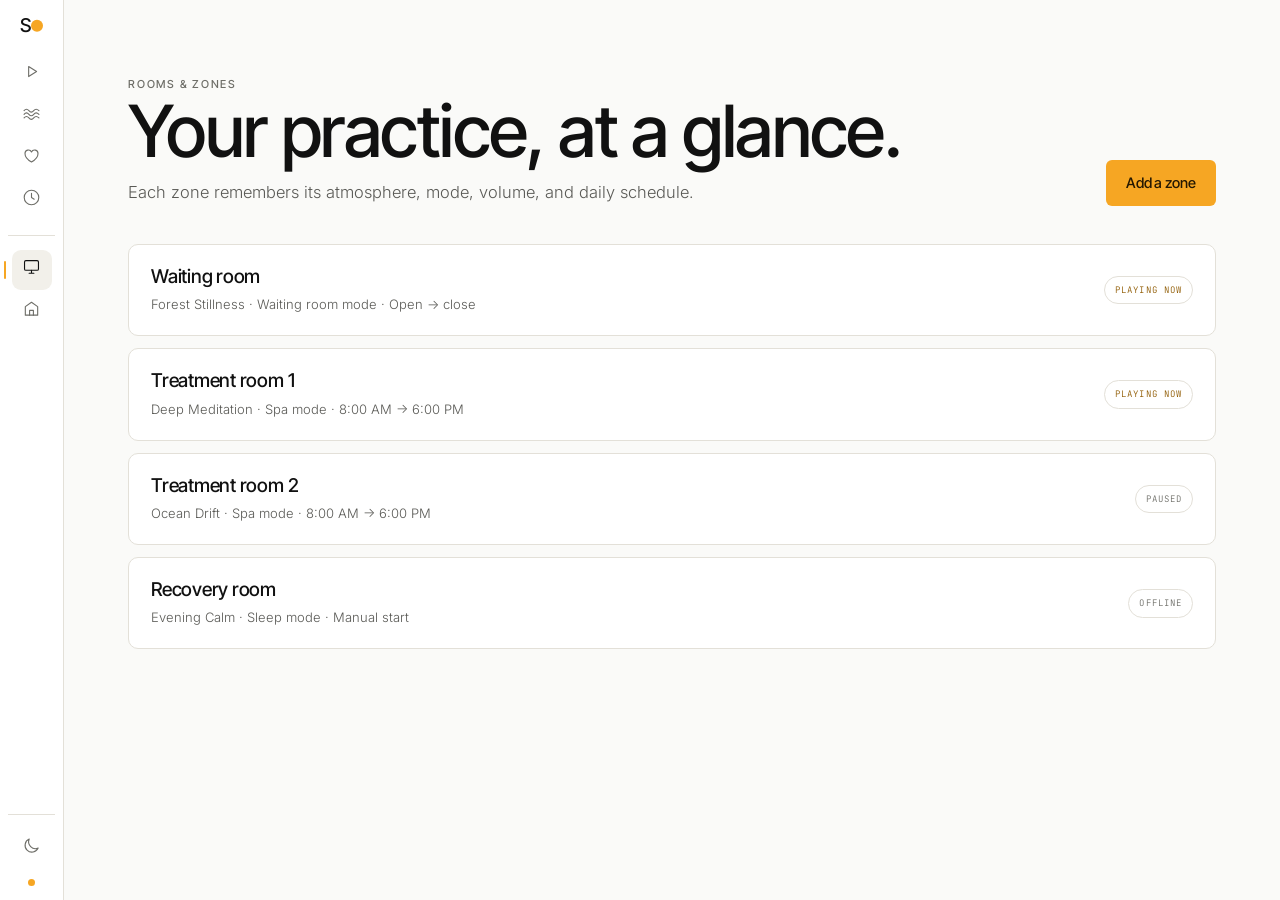
<file: app/zones.html>
<!DOCTYPE html><html lang="en"><head><meta charset="utf-8"><meta name="viewport" content="width=device-width, initial-scale=1, viewport-fit=cover"><link rel="icon" href="../assets/img/favicon.svg" type="image/svg+xml"><link rel="preconnect" href="https://fonts.googleapis.com"><link rel="preconnect" href="https://fonts.gstatic.com" crossorigin><link href="https://fonts.googleapis.com/css2?family=Inter+Tight:wght@400;500;600&family=Inter:wght@300;400;500&family=JetBrains+Mono:wght@400&display=swap" rel="stylesheet"><link rel="stylesheet" href="../assets/css/tokens.css"><link rel="stylesheet" href="../assets/css/base.css"><link rel="stylesheet" href="../assets/css/components.css"><link rel="stylesheet" href="../assets/css/player.css"><link rel="stylesheet" href="../assets/css/app-pages.css"><title>Rooms &amp; zones — SolHarmonic</title></head><body class="member-body"><div class="member-app">
<aside class="rail"><a class="wordmark" href="index.html">S<span class="o"></span><span class="wm-rest">lHarmonic</span></a><div class="navgroup"><a class="navitem" href="index.html" data-tip="Now playing"><span data-icon="play"></span><span class="lbl">Now playing</span></a><a class="navitem" href="library.html" data-tip="Library"><span data-icon="waves"></span><span class="lbl">Library</span></a><button class="navitem" data-tip="Favourites"><span data-icon="heart"></span><span class="lbl">Favourites</span></button><button class="navitem" data-tip="Recently played"><span data-icon="clock"></span><span class="lbl">Recently played</span></button></div><div class="navgroup"><a class="navitem" href="zones.html" aria-current="true" data-tip="Rooms &amp; zones"><span data-icon="screen"></span><span class="lbl">Rooms &amp; zones</span></a><a class="navitem" href="account.html" data-tip="Licence &amp; account"><span data-icon="practice"></span><span class="lbl">Licence &amp; account</span></a></div><div class="foot"><button class="navitem" data-theme-toggle data-tip="Lunar theme"><span data-icon="moon"></span><span class="lbl">Lunar theme</span></button><div class="licence-chip"><i></i></div></div></aside>
<main class="member-stage"><div class="member-wrap"><header class="member-head"><div><p class="label">Rooms &amp; zones</p><h1>Your practice, at a glance.</h1><p>Each zone remembers its atmosphere, mode, volume, and daily schedule.</p></div><button class="btn btn-gold">Add a zone</button></header><div class="member-list"><div class="member-row"><div><h3>Waiting room</h3><p>Forest Stillness · Waiting room mode · Open → close</p></div><span class="status active">Playing now</span></div><div class="member-row"><div><h3>Treatment room 1</h3><p>Deep Meditation · Spa mode · 8:00 AM → 6:00 PM</p></div><span class="status active">Playing now</span></div><div class="member-row"><div><h3>Treatment room 2</h3><p>Ocean Drift · Spa mode · 8:00 AM → 6:00 PM</p></div><span class="status">Paused</span></div><div class="member-row"><div><h3>Recovery room</h3><p>Evening Calm · Sleep mode · Manual start</p></div><span class="status">Offline</span></div></div></div></main></div>
<script src="../assets/js/icons.js"></script><script src="../assets/js/theme.js"></script><script>document.addEventListener("DOMContentLoaded",function(){SH.mountIcons();});</script></body></html>
</file>
<file: assets/css/tokens.css>
/* ============================================================
   SolHarmonic — design tokens
   Brand Book 1.0 (solar) + Lunar theme extension
   ============================================================ */
:root{
  /* --- solar palette --- */
  --gold:#F6A623;          /* fill only on light grounds — never small text */
  --amber-text:#8F5A00;    /* text-safe gold: 5.6:1 on Cloud */
  --midnight:#111111;
  --cloud:#FAFAF8;
  --stone:#ECE9E2;
  --forest:#5D6B5B;        /* artwork only */
  --ocean:#6D8FA8;         /* artwork, and the hinge into the lunar palette */

  /* --- lunar palette --- */
  --nocturne:#0E1522;
  --slate-night:#17202E;
  --deep-ocean:#2E4A63;
  --lunar-silver:#A8BDD4;
  --moon:#D9E4F0;
  --moonlight:#E8EDF4;

  /* --- semantic (solar is default) --- */
  --bg:var(--cloud);
  --panel:#FFFFFF;
  --sunk:#F2F0EA;
  --ink:var(--midnight);
  --ink-2:#5A5A56;
  --ink-3:#6E6E68;         /* 5.0:1 on Cloud */
  --line:#E3E0D8;
  --line-2:#EDEAE2;
  --accent-text:var(--amber-text);

  /* --- type --- */
  --tight:"Inter Tight","Inter",system-ui,-apple-system,"Segoe UI",Roboto,sans-serif;
  --sans:"Inter",system-ui,-apple-system,"Segoe UI",Roboto,sans-serif;
  --mono:"JetBrains Mono",ui-monospace,SFMono-Regular,Menlo,monospace;

  /* --- structure --- */
  --maxw:1200px;
  --gutter:clamp(20px,5vw,64px);
  --sec-y:clamp(56px,8vw,104px);
  --r-btn:6px;
  --r-card:10px;
  --r-panel:12px;
  --shadow-hover:0 18px 40px -30px rgba(17,17,17,.4);
}

/* --- lunar override: class="lunar" on <body> --- */
body.lunar{
  --bg:var(--nocturne);
  --panel:var(--slate-night);
  --sunk:#121B29;
  --ink:var(--moonlight);
  --ink-2:#9FB2C6;
  --ink-3:#748CA4;
  --line:rgba(168,189,212,.16);
  --line-2:rgba(168,189,212,.10);
  --accent-text:var(--gold);   /* ~9:1 on Nocturne — safe as text at night */
}
</file>
<file: assets/css/base.css>
/* ============================================================
   SolHarmonic — base
   ============================================================ */
*{box-sizing:border-box}
html{scroll-behavior:smooth}
body{
  margin:0;background:var(--bg);color:var(--ink);
  font-family:var(--sans);font-weight:300;font-size:16.5px;line-height:1.62;
  -webkit-font-smoothing:antialiased;
  transition:background .6s ease,color .6s ease;
}
img{max-width:100%;display:block}
a{color:inherit;text-decoration:none}
button{font:inherit;color:inherit;background:none;border:0;cursor:pointer}
:focus-visible{outline:2px solid var(--gold);outline-offset:3px;border-radius:4px}

h1,h2,h3,h4{font-family:var(--tight);font-weight:500;letter-spacing:-.022em;margin:0}
h1{font-size:clamp(38px,6.2vw,72px);line-height:1.02}
h2{font-size:clamp(28px,4vw,46px);line-height:1.08}
h3{font-size:19px;line-height:1.28;letter-spacing:-.012em}
h4{font-size:15.5px;letter-spacing:-.008em}
p{color:var(--ink-2);max-width:66ch}

.wrap{max-width:var(--maxw);margin:0 auto;padding:0 var(--gutter)}
section{padding:var(--sec-y) 0}
.section-line{border-top:1px solid var(--line)}

.label{font-family:var(--tight);font-size:11px;font-weight:500;letter-spacing:.16em;
  text-transform:uppercase;color:var(--ink-3);margin:0 0 20px}
.mono{font-family:var(--mono)}
.lede{font-size:clamp(16.5px,1.7vw,19.5px);max-width:52ch}
.rule-gold{width:38px;height:2.5px;background:var(--gold);margin:0 0 26px}
.sec-head{max-width:60ch;margin-bottom:clamp(28px,4vw,44px)}
.sec-head p{margin:16px 0 0}
.center{text-align:center}
.visually-hidden{position:absolute;width:1px;height:1px;overflow:hidden;clip:rect(0 0 0 0)}

@media (prefers-reduced-motion:reduce){
  html{scroll-behavior:auto}
  *{transition-duration:.01ms !important;animation-duration:.01ms !important;
    animation-iteration-count:1 !important}
}
</file>
<file: assets/css/components.css>
/* ============================================================
   SolHarmonic — shared components
   ============================================================ */

/* ---------- wordmark ---------- */
.wordmark{
  font-family:var(--tight);font-weight:500;letter-spacing:-.03em;
  display:inline-flex;align-items:baseline;line-height:1;white-space:nowrap;color:var(--ink);
}
.wordmark .o{
  display:inline-block;background:var(--gold);border-radius:50%;
  width:.63em;height:.63em;margin:0 .015em;transform:translateY(-.008em);
}
body.lunar .wordmark .o{background:var(--moon)}

/* ---------- buttons ---------- */
.btn{
  font-family:var(--tight);font-weight:500;font-size:14.5px;letter-spacing:-.005em;
  padding:11px 20px;border-radius:var(--r-btn);display:inline-block;
  transition:background .2s,color .2s,border-color .2s;
}
.btn-gold{background:var(--gold);color:#241802}
.btn-gold:hover{background:#FFB43C}
.btn-line{border:1px solid var(--line);color:var(--ink)}
.btn-line:hover{border-color:var(--ink)}
.btn-dark{background:var(--midnight);color:#F4F4F1}
body.lunar .btn-dark{background:var(--moon);color:#0E1522}
.btn-lg{padding:14px 26px;font-size:16px;border-radius:7px}

/* ---------- square icon buttons (the icon-sheet cell, made interactive) ---------- */
.sq{
  width:52px;height:52px;border:1px solid var(--line);border-radius:var(--r-card);
  background:var(--panel);display:inline-flex;align-items:center;justify-content:center;
  transition:border-color .22s ease,background .22s ease,transform .18s ease;
}
.sq svg{width:22px;height:22px}
.sq:hover{border-color:var(--ink);transform:translateY(-1px)}
.sq[aria-pressed="true"]{background:var(--sunk);border-color:var(--ink)}
.sq.primary{width:66px;height:66px;background:var(--gold);border-color:var(--gold);color:#241802}
.sq.primary svg{width:26px;height:26px}
.sq.primary:hover{background:#FFB43C;border-color:#FFB43C}
.sq.sm{width:42px;height:42px;border-radius:8px}
.sq.sm svg{width:18px;height:18px}

/* ---------- site nav ---------- */
.nav{position:sticky;top:0;z-index:40;background:color-mix(in srgb,var(--bg) 88%,transparent);
  backdrop-filter:blur(12px);border-bottom:1px solid var(--line)}
.nav-in{display:flex;align-items:center;justify-content:space-between;gap:24px;height:70px;
  max-width:var(--maxw);margin:0 auto;padding:0 var(--gutter)}
.nav .wordmark{font-size:23px}
.nav-links{display:flex;align-items:center;gap:30px;font-size:14.5px;color:var(--ink-2)}
.nav-links a:hover{color:var(--ink)}
.nav-links a[aria-current="page"]{color:var(--ink)}
.theme-btn{width:36px;height:36px;border:1px solid var(--line);border-radius:8px;
  display:inline-flex;align-items:center;justify-content:center;transition:border-color .2s}
.theme-btn svg{width:17px;height:17px}
.theme-btn:hover{border-color:var(--ink)}

/* ---------- trust bar ---------- */
.trust{background:var(--midnight);color:#EDEDEA}
body.lunar .trust{background:#080D16}
.trust-in{display:grid;grid-template-columns:repeat(5,1fr);gap:22px;
  padding:26px var(--gutter);max-width:var(--maxw);margin:0 auto}
.trust div{display:flex;gap:11px;align-items:flex-start}
.trust .dot{width:6px;height:6px;border-radius:50%;background:var(--gold);flex:none;margin-top:7px}
.trust b{font-family:var(--tight);font-weight:500;font-size:13.5px;display:block;letter-spacing:-.005em}
.trust span{font-size:12.5px;color:#9A9A94;display:block}

/* ---------- cards ---------- */
.card{border-radius:var(--r-card);overflow:hidden;background:var(--panel);
  border:1px solid var(--line);transition:transform .28s ease,box-shadow .28s ease}
.card:hover{transform:translateY(-3px);box-shadow:var(--shadow-hover)}
.card .thumb{aspect-ratio:4/3;position:relative;background:var(--sunk)}
.card .thumb canvas{width:100%;height:100%;display:block}
.card .meta{padding:14px 16px 16px}
.card h3{font-size:16.5px}
.card .dur{font-family:var(--tight);font-size:11.5px;letter-spacing:.09em;text-transform:uppercase;
  color:var(--ink-3);margin-top:4px}

/* ---------- mode tiles ---------- */
.mode-tile{aspect-ratio:1;border:1px solid var(--line);border-radius:var(--r-card);
  display:flex;flex-direction:column;align-items:center;justify-content:center;gap:7px;
  background:var(--panel);transition:border-color .22s,background .22s}
.mode-tile svg{width:21px;height:21px}
.mode-tile span{font-family:var(--tight);font-size:11px;font-weight:500;letter-spacing:.02em;
  color:var(--ink-3)}
.mode-tile:hover{border-color:var(--ink)}
.mode-tile[aria-pressed="true"]{background:var(--sunk);border-color:var(--ink)}
.mode-tile[aria-pressed="true"] span{color:var(--ink)}

/* ---------- sliders ---------- */
input[type=range]{width:100%;accent-color:var(--gold);height:20px}
body.lunar input[type=range]{accent-color:var(--moon)}
.slider label{display:flex;justify-content:space-between;gap:10px;
  font-family:var(--tight);font-weight:500;font-size:13.5px;margin-bottom:5px}
.slider label span{font-family:var(--mono);font-size:10.5px;color:var(--ink-3);font-weight:400}

/* ---------- footer ---------- */
.site-foot{background:var(--midnight);color:#8A8A84;padding:0 0 48px}
body.lunar .site-foot{background:#080D16}
.foot-in{border-top:1px solid #262622;padding-top:30px;display:flex;flex-wrap:wrap;
  gap:18px 40px;justify-content:space-between;align-items:center}
.site-foot .wordmark{font-size:19px;color:#F4F4F1}
.site-foot p{font-size:12.5px;color:#77776F;margin:0}
.foot-links{display:flex;gap:22px;font-size:13px;color:#8A8A84}
.foot-links a:hover{color:#F4F4F1}

@media(max-width:980px){
  .trust-in{grid-template-columns:repeat(2,1fr)}
  .nav-links a:not(.btn):not(.theme-btn){display:none}
}
</file>
<file: assets/css/site.css>
/* ============================================================
   SolHarmonic — marketing pages
   ============================================================ */
.hero{padding:clamp(48px,7vw,96px) 0 clamp(40px,5vw,64px)}
.hero-grid{display:grid;grid-template-columns:1.05fr .95fr;gap:clamp(28px,5vw,64px);align-items:center}
.hero p.lede{margin:22px 0 32px}
.cta-row{display:flex;flex-wrap:wrap;gap:12px;align-items:center}
.cta-note{font-size:13.5px;color:var(--ink-3);margin:14px 0 0}
.art{position:relative;border-radius:var(--r-panel);overflow:hidden;background:var(--sunk);
  aspect-ratio:4/3.4;border:1px solid var(--line)}
.art canvas{width:100%;height:100%;display:block}

.grid-4{display:grid;grid-template-columns:repeat(4,1fr);gap:18px}
.grid-3{display:grid;grid-template-columns:repeat(3,1fr);gap:20px}

.mode-card{background:var(--stone);border-radius:var(--r-card);padding:26px 24px 28px}
body.lunar .mode-card{background:var(--panel)}
.mode-card svg{width:34px;height:34px;margin-bottom:18px;color:var(--ink)}
.mode-card p{font-size:14.5px;margin:8px 0 0}

.mix{background:var(--panel);border:1px solid var(--line);border-radius:var(--r-panel);
  overflow:hidden;display:grid;grid-template-columns:1.15fr .85fr}
.mix-art{position:relative;background:var(--sunk);min-height:340px}
.mix-art canvas{position:absolute;inset:0;width:100%;height:100%}
.mix-panel{padding:clamp(24px,3vw,36px);display:flex;flex-direction:column;gap:20px;justify-content:center}
.mix-panel .t{font-family:var(--tight);font-size:11px;font-weight:500;letter-spacing:.16em;
  text-transform:uppercase;color:var(--ink-3)}

.commercial{background:var(--stone)}
body.lunar .commercial{background:var(--panel)}
.clause{background:var(--bg);border-radius:var(--r-card);padding:26px 24px 28px}
.clause .n{font-family:var(--tight);font-size:11.5px;letter-spacing:.14em;text-transform:uppercase;
  color:var(--accent-text);margin-bottom:12px}
.clause p{font-size:14.5px;margin:8px 0 0}

.devices{display:grid;grid-template-columns:repeat(6,1fr);gap:14px;margin-top:34px}
.device{border:1px solid var(--line);border-radius:9px;padding:20px 16px;background:var(--panel);
  text-align:center}
.device b{font-family:var(--tight);font-weight:500;font-size:13.5px;display:block}
.device span{font-size:12px;color:var(--ink-3)}
.device svg{width:22px;height:22px;margin:0 auto 12px;color:var(--ink-2)}

.tiers{display:grid;grid-template-columns:repeat(3,1fr);gap:20px;margin-top:36px}
.tier{border:1px solid var(--line);border-radius:11px;padding:30px 26px 32px;background:var(--panel);
  display:flex;flex-direction:column}
.tier.pick{border-color:var(--ink);box-shadow:0 22px 50px -38px rgba(17,17,17,.55)}
.tier .k{font-family:var(--tight);font-size:11.5px;letter-spacing:.14em;text-transform:uppercase;
  color:var(--ink-3)}
.tier .price{font-family:var(--tight);font-weight:500;font-size:44px;letter-spacing:-.03em;
  line-height:1;margin:14px 0 2px}
.tier .price sup{font-size:19px;vertical-align:super;margin-right:2px}
.tier .per{font-size:12.5px;color:var(--ink-3)}
.tier ul{list-style:none;padding:0;margin:22px 0 26px}
.tier li{font-size:14.5px;color:var(--ink-2);padding:7px 0;border-top:1px solid var(--line)}
.tier .btn{margin-top:auto;text-align:center}

.closing{background:var(--midnight);color:#F4F4F1;text-align:center}
body.lunar .closing{background:#080D16}
.closing h2{color:#fff;max-width:20ch;margin:0 auto}
.closing p{color:#A3A39D;margin:20px auto 30px}
.closing .cta-row{justify-content:center}
.closing .btn-line{border-color:#393934;color:#F4F4F1}
.closing .btn-line:hover{border-color:#F4F4F1}

.note{font-size:13px;color:var(--ink-3);margin-top:24px;max-width:60ch}

@media(max-width:980px){
  .hero-grid{grid-template-columns:1fr}
  .grid-4{grid-template-columns:repeat(2,1fr)}
  .grid-3,.tiers{grid-template-columns:1fr}
  .mix{grid-template-columns:1fr}
  .devices{grid-template-columns:repeat(3,1fr)}
}
@media(max-width:560px){
  .devices{grid-template-columns:repeat(2,1fr)}
}
</file>
<file: assets/css/player.css>
/* ============================================================
   SolHarmonic — player shell
   ------------------------------------------------------------
   Desktop : 64px icon rail · one centred column · mix as a drawer
   Mobile  : the column, and one bottom nav. Nothing else.
   ============================================================ */
:root{
  --rail:64px;        /* icons only */
  --barh:60px;        /* desktop status strip */
  --navh:58px;        /* mobile bottom nav */
  --mixw:340px;
  --stack:440px;      /* the centre column */
  --safe-b:env(safe-area-inset-bottom, 0px);
}

body.app-body{font-size:15px;overflow:hidden}
.app{
  display:grid;
  grid-template-columns:var(--rail) 1fr;
  grid-template-rows:1fr var(--barh);
  height:100svh;
}

/* ============================================================
   RAIL
   ============================================================ */
.rail{
  grid-row:1/3;background:var(--panel);border-right:1px solid var(--line);
  display:flex;flex-direction:column;align-items:center;
  padding:16px 8px 14px;z-index:20;
  transition:background .6s ease;
}
.rail .wordmark{font-size:19px;margin:0 0 20px;white-space:nowrap;overflow:hidden}
.rail .wm-rest{display:none}                /* just S + the gold disc at 64px */

.navgroup{width:100%;display:flex;flex-direction:column;align-items:center;gap:2px}
.navgroup .gl{display:none}                 /* nothing to label at rail width */
.navgroup + .navgroup{
  margin-top:14px;padding-top:14px;border-top:1px solid var(--line);
}

.navitem{
  position:relative;width:40px;height:40px;padding:0;border-radius:9px;
  display:flex;align-items:center;justify-content:center;
  color:var(--ink-3);transition:background .2s,color .2s;
}
.navitem svg{width:19px;height:19px}
.navitem .lbl,.navitem .marker{display:none}
.navitem:hover{background:var(--sunk);color:var(--ink)}
.navitem[aria-current="true"]{background:var(--sunk);color:var(--ink)}
.navitem[aria-current="true"]::before{
  content:"";position:absolute;left:-8px;top:11px;width:2px;height:18px;
  border-radius:2px;background:var(--gold);
}

/* hover label so nothing is a guess */
.navitem[data-tip]::after{
  content:attr(data-tip);position:absolute;left:calc(100% + 12px);top:50%;
  transform:translateY(-50%) translateX(-4px);
  background:var(--midnight);color:#F4F4F1;
  font-family:var(--tight);font-weight:500;font-size:12.5px;letter-spacing:-.005em;
  padding:6px 11px;border-radius:6px;white-space:nowrap;
  opacity:0;pointer-events:none;z-index:40;
  transition:opacity .16s ease,transform .16s ease;
}
.navitem[data-tip]:hover::after,
.navitem[data-tip]:focus-visible::after{opacity:1;transform:translateY(-50%) translateX(0)}

.rail .foot{
  margin-top:auto;width:100%;padding-top:14px;border-top:1px solid var(--line);
  display:flex;flex-direction:column;align-items:center;gap:10px;
}
.licence-chip{position:relative}
.licence-chip i{display:block;width:7px;height:7px;border-radius:50%;background:var(--gold)}
.licence-chip .lbl{display:none}

/* ============================================================
   CENTRE

   NOTE: the column is centred with `margin:auto` on .stack, NOT with
   align-items:center on .stage. A centred flex item in a scrolling
   container overflows in BOTH directions and the top becomes
   unreachable — the overflow is clipped and no scrollbar reaches it.
   `margin:auto` centres while still allowing scroll to the very top.
   ============================================================ */
.stage{
  overflow-y:auto;overflow-x:hidden;
  display:flex;justify-content:center;align-items:flex-start;
  padding:clamp(14px,2.5vh,32px) 24px;
}
.stack{
  width:100%;max-width:var(--stack);
  margin:auto;                                /* the fix */
  display:flex;flex-direction:column;align-items:center;gap:14px;
}

.eyebrow{
  font-family:var(--mono);font-size:9.5px;letter-spacing:.18em;text-transform:uppercase;
  color:var(--ink-3);margin:0;text-align:center;
}

.cover{
  width:100%;max-width:min(var(--stack),40vh);aspect-ratio:1;flex:none;
  border-radius:16px;overflow:hidden;border:1px solid var(--line);background:var(--sunk);
}
.cover canvas{width:100%;height:100%;display:block}

.titles{text-align:center}
.stage h1{font-size:clamp(21px,2.3vw,28px);line-height:1.12;margin:0;letter-spacing:-.02em}
.stage .sub{color:var(--ink-3);font-size:12.5px;margin:5px 0 0}
.stage .sub b{color:var(--accent-text);font-weight:400}

/* progress */
.progress{display:flex;align-items:center;gap:12px;width:100%}
.track{flex:1;height:3px;background:var(--line);border-radius:3px;position:relative;cursor:pointer}
.track::before{content:"";position:absolute;inset:-11px 0}      /* bigger touch target */
.fill{position:absolute;inset:0 auto 0 0;width:0;background:var(--gold);border-radius:3px}
.knob{
  position:absolute;top:50%;left:0;width:10px;height:10px;border-radius:50%;
  background:var(--gold);transform:translate(-50%,-50%);
  opacity:0;transition:opacity .18s;
}
.progress:hover .knob{opacity:1}
.time{
  font-family:var(--mono);font-size:10px;color:var(--ink-3);
  font-variant-numeric:tabular-nums;
}

/* transport */
.transport{display:flex;align-items:center;gap:16px}
.transport .sq{width:46px;height:46px;border-radius:12px}
.transport .sq svg{width:19px;height:19px}
.transport .sq.primary{width:58px;height:58px;border-radius:16px}
.transport .sq.primary svg{width:23px;height:23px}

/* utilities — quieter than the transport */
.utils{display:flex;gap:4px}
.utils .sq{
  width:38px;height:38px;background:transparent;border-color:transparent;color:var(--ink-3);
}
.utils .sq svg{width:17px;height:17px}
.utils .sq:hover{background:var(--sunk);border-color:transparent;color:var(--ink);transform:none}
.utils .sq[aria-pressed="true"]{background:var(--sunk);border-color:transparent;color:var(--ink)}

/* the mix, reduced to one line */
.layer-summary{
  width:100%;display:flex;align-items:center;gap:12px;
  border:1px solid var(--line);border-radius:10px;padding:11px 14px;
  background:var(--panel);transition:border-color .2s;
}
.layer-summary:hover{border-color:var(--ink)}
.ls-dots{display:flex;gap:4px;flex:none}
.ls-dots i{width:6px;height:6px;border-radius:50%;display:block}
.ls-dots i.on{background:var(--gold)}
.ls-dots i.off{background:var(--line)}
.ls-dots i.absent{background:transparent;box-shadow:inset 0 0 0 1px var(--line)}
.ls-text{
  flex:1;text-align:left;font-size:13px;color:var(--ink-2);
  white-space:nowrap;overflow:hidden;text-overflow:ellipsis;
}
.ls-cta{
  flex:none;font-family:var(--tight);font-weight:500;font-size:12.5px;color:var(--accent-text);
}

/* ============================================================
   MIX DRAWER
   ============================================================ */
.scrim{position:fixed;inset:0;background:rgba(17,17,17,.3);z-index:60;animation:sh-fade .2s ease}
@keyframes sh-fade{from{opacity:0}to{opacity:1}}
body.mix-open{overflow:hidden}                 /* stop the page scrolling behind it */

.mixpanel{
  position:fixed;top:0;right:0;bottom:0;z-index:70;
  width:min(var(--mixw),92vw);
  background:var(--panel);border-left:1px solid var(--line);
  padding:22px 22px 28px;overflow-y:auto;
  transform:translateX(101%);
  transition:transform .28s cubic-bezier(.2,.7,.3,1);
  box-shadow:-30px 0 60px -40px rgba(17,17,17,.5);
}
.mixpanel.open{transform:none}

.mp-head{display:flex;align-items:flex-start;justify-content:space-between;gap:12px;margin-bottom:20px}
.mixpanel h2{font-family:var(--tight);font-weight:500;font-size:17px;letter-spacing:-.014em;margin:0}
.panel-label{
  font-family:var(--mono);font-size:9px;letter-spacing:.16em;text-transform:uppercase;
  color:var(--ink-3);margin:0 0 6px;
}
#mix-close{width:32px;height:32px;border-radius:8px;flex:none;color:var(--ink-3)}
#mix-close svg{width:15px;height:15px}

/* compact sliders */
.sliders{display:flex;flex-direction:column}
.slider{padding:9px 0;border-bottom:1px solid var(--line-2)}
.slider:last-child{border-bottom:0}
.slider label{
  display:flex;justify-content:space-between;align-items:baseline;gap:10px;
  font-family:var(--tight);font-weight:500;font-size:13px;margin-bottom:5px;
}
.slider label span{
  font-family:var(--mono);font-size:9.5px;letter-spacing:.06em;color:var(--ink-3);font-weight:400;
}
.slider input[type=range]{
  width:100%;height:14px;background:transparent;cursor:pointer;
  -webkit-appearance:none;appearance:none;
}
.slider input[type=range]::-webkit-slider-runnable-track{height:3px;border-radius:3px;background:var(--line)}
.slider input[type=range]::-moz-range-track{height:3px;border-radius:3px;background:var(--line)}
.slider input[type=range]::-webkit-slider-thumb{
  -webkit-appearance:none;width:12px;height:12px;border-radius:50%;
  background:var(--gold);border:0;margin-top:-4.5px;
}
.slider input[type=range]::-moz-range-thumb{
  width:12px;height:12px;border-radius:50%;background:var(--gold);border:0;
}
.slider.is-absent{opacity:.42}
.slider.is-absent input{pointer-events:none}
.slider.is-off label{color:var(--ink-3)}

.divider{height:1px;background:var(--line);margin:20px 0}
.modes-4{display:grid;grid-template-columns:repeat(4,1fr);gap:7px}
.modes-4 .mode-tile{aspect-ratio:1;border-radius:9px}
.modes-4 .mode-tile svg{width:18px;height:18px}
.modes-4 .mode-tile span{
  font-family:var(--mono);font-size:7.5px;letter-spacing:.08em;text-transform:uppercase;
}
.savebtn{
  width:100%;border:1px solid var(--line);border-radius:9px;padding:11px;
  font-family:var(--tight);font-weight:500;font-size:13px;
  transition:border-color .2s,background .2s;
}
.savebtn:hover{border-color:var(--ink);background:var(--sunk)}
.zone{
  display:flex;align-items:center;justify-content:space-between;gap:10px;margin-top:12px;
  font-family:var(--mono);font-size:9px;letter-spacing:.1em;text-transform:uppercase;
  color:var(--ink-3);
}
.chip{border:1px solid var(--line);border-radius:20px;padding:4px 10px;color:var(--ink-2)}

/* ============================================================
   BOTTOM BAR (desktop status strip)
   ============================================================ */
.bar{
  grid-column:2/3;background:var(--panel);border-top:1px solid var(--line);
  display:grid;grid-template-columns:1fr auto;align-items:center;gap:20px;
  padding:0 clamp(16px,2.5vw,28px);transition:background .6s ease;
}
.nowmini{display:flex;align-items:center;gap:11px;min-width:0}
.nowmini .thumb{
  width:34px;height:34px;border-radius:7px;overflow:hidden;flex:none;
  border:1px solid var(--line);
}
.nowmini canvas{width:100%;height:100%;display:block}
.nowmini .t{
  font-family:var(--tight);font-weight:500;font-size:13px;
  white-space:nowrap;overflow:hidden;text-overflow:ellipsis;
}
.nowmini .s{
  font-family:var(--mono);font-size:8.5px;letter-spacing:.11em;text-transform:uppercase;
  color:var(--ink-3);
}
.barmid{display:none}                       /* the transport is already on screen */
.barright{display:flex;align-items:center;gap:12px;justify-self:end}
.vol{display:flex;align-items:center;gap:9px}
.vol input{width:84px;accent-color:var(--gold)}
.icon-btn{
  width:26px;height:26px;display:inline-flex;align-items:center;justify-content:center;
  color:var(--ink-3);
}
.icon-btn svg{width:17px;height:17px}
.barright .sq{width:34px;height:34px;background:transparent;border-color:transparent;color:var(--ink-3)}
.barright .sq:hover{background:var(--sunk);color:var(--ink);transform:none}

/* ============================================================
   CEILING VIEW
   ============================================================ */
body.ceiling{background:#060B12}
body.ceiling .rail,
body.ceiling .mixpanel,
body.ceiling .scrim,
body.ceiling .bar,
body.ceiling .eyebrow,
body.ceiling .titles,
body.ceiling .progress,
body.ceiling .utils,
body.ceiling .layer-summary{display:none}
body.ceiling .app{grid-template-columns:1fr;grid-template-rows:1fr}
body.ceiling .stage{padding:0}
body.ceiling .stack{max-width:none;gap:0}
body.ceiling .cover{
  width:min(92vh,92vw);max-width:none;border:0;border-radius:0;background:transparent;
}
body.ceiling .transport{
  position:fixed;bottom:34px;left:50%;transform:translateX(-50%);
  opacity:0;transition:opacity 1.2s ease;
}
body.ceiling .transport:hover,
body.ceiling .transport:focus-within{opacity:1}
.ceiling-exit{
  display:none;position:fixed;top:24px;right:26px;z-index:90;
  font-family:var(--mono);font-size:9.5px;letter-spacing:.16em;text-transform:uppercase;
  color:#8FA3B5;opacity:.35;
}
body.ceiling .ceiling-exit{display:block}
.ceiling-exit:hover{opacity:.8}

/* ============================================================
   MOBILE
   One column and one bottom nav. The desktop status strip is
   removed entirely — the full player is already on screen, so a
   miniature copy of it underneath is pure noise.
   ============================================================ */
@media (max-width:860px){
  .app{
    grid-template-columns:1fr;
    grid-template-rows:1fr auto;
  }

  /* rail becomes the only bottom chrome */
  .rail{
    grid-row:2;grid-column:1;
    flex-direction:row;justify-content:space-around;align-items:center;
    border-right:0;border-top:1px solid var(--line);
    padding:7px 8px calc(7px + var(--safe-b));
    min-height:var(--navh);
  }
  .rail .wordmark,
  .rail .foot .licence-chip{display:none}
  .rail .navgroup{flex-direction:row;width:auto;gap:2px}
  .navgroup + .navgroup{margin:0;padding:0;border-top:0}
  .rail .foot{
    margin:0;width:auto;padding:0;border-top:0;flex-direction:row;
  }
  .navitem{width:44px;height:44px}          /* proper touch target */
  .navitem[aria-current="true"]::before{
    left:50%;top:auto;bottom:2px;width:14px;height:2px;transform:translateX(-50%);
  }
  /* hover labels are meaningless on touch */
  .navitem[data-tip]::after{display:none}

  /* the status strip is redundant when the player fills the screen */
  .bar{display:none}

  .stage{padding:16px 18px}
  .stack{gap:13px;max-width:420px}
  .cover{max-width:min(78vw,34vh)}
  .stage h1{font-size:22px}
  .transport{gap:20px}
  .transport .sq{width:50px;height:50px}
  .transport .sq.primary{width:62px;height:62px}
  .utils .sq{width:42px;height:42px}

  /* the drawer reads better as a bottom sheet on a phone */
  .mixpanel{
    top:auto;left:0;right:0;bottom:0;width:auto;
    max-height:82svh;border-left:0;border-top:1px solid var(--line);
    border-radius:16px 16px 0 0;
    padding:18px 20px calc(24px + var(--safe-b));
    transform:translateY(101%);
    box-shadow:0 -30px 60px -40px rgba(17,17,17,.5);
  }
  .mixpanel.open{transform:none}
  .mixpanel::before{
    content:"";display:block;width:38px;height:4px;border-radius:4px;
    background:var(--line);margin:0 auto 14px;
  }
  .slider{padding:11px 0}                   /* easier to grab with a thumb */
  .slider input[type=range]{height:22px}
}

/* very short screens: the cover is the first thing that should give */
@media (max-height:600px){
  .cover{max-width:min(60vw,30vh)}
  .stack{gap:10px}
}

@media (prefers-reduced-motion:reduce){
  .mixpanel{transition:none}
  .scrim{animation:none}
}
</file>
<file: app-persistent/persistent.css>
:root{--persistent-h:70px}
body.persistent-body{font-size:15px;overflow:hidden}
.persistent-app{height:100svh;display:grid;grid-template-columns:var(--rail) 1fr;grid-template-rows:1fr var(--persistent-h)}
.persistent-app>.rail{grid-column:1;grid-row:1/3}
.workspace{grid-column:2;grid-row:1;overflow:auto;min-width:0;background:var(--bg)}
.app-view{display:none;min-height:100%;padding:clamp(32px,5vw,68px) var(--gutter)}
.app-view.is-active{display:block}
.player-view.is-active{display:grid;place-items:center;padding:24px}
.player-stack{width:min(100%,470px);display:flex;flex-direction:column;align-items:center;gap:16px}
.full-cover{width:min(100%,42vh);aspect-ratio:1;border:1px solid var(--line);border-radius:16px;overflow:hidden;background:var(--sunk)}
.full-cover canvas,.mini-art canvas,.track-art canvas{display:block;width:100%;height:100%}
.full-titles{text-align:center}.full-titles h1{font-size:clamp(23px,3vw,31px)}.full-titles p{font-size:12.5px;margin:6px 0 0;color:var(--ink-3)}
.full-progress{width:100%;display:grid;grid-template-columns:42px 1fr 42px;align-items:center;gap:10px;font-family:var(--mono);font-size:9px;color:var(--ink-3)}
.progress-rail{position:relative;width:100%;height:24px;padding:0}.progress-rail::before{content:"";position:absolute;left:0;right:0;top:10px;height:3px;border-radius:4px;background:var(--line)}.progress-rail i{position:absolute;left:0;top:10px;height:3px;border-radius:4px;background:var(--gold);width:0}
.full-transport{display:flex;align-items:center;gap:16px}.full-transport .sq.primary{width:62px;height:62px}.full-utils{display:flex;align-items:center;gap:5px}.full-utils .sq{background:transparent;border-color:transparent;color:var(--ink-3)}.full-utils .sq:hover{background:var(--sunk);border-color:transparent;color:var(--ink);transform:none}.download-toggle[aria-pressed=true]{color:var(--accent-text)!important;background:var(--sunk)!important}.download-toggle.is-downloading{opacity:.5;pointer-events:none}.download-check{font-family:var(--tight);font-weight:600;font-size:19px;line-height:1}.utility-status{min-height:17px;margin:-8px 0 0;font-family:var(--mono);font-size:9px;letter-spacing:.11em;text-transform:uppercase;color:var(--ink-3);text-align:center}.quick-mix{display:flex;align-items:center;gap:5px;border:1px solid var(--line);border-radius:10px;background:var(--panel);padding:6px}.quick-mix span{padding:0 7px;font-family:var(--mono);font-size:8px;letter-spacing:.1em;text-transform:uppercase;color:var(--ink-3)}.quick-mix button{border-radius:7px;padding:6px 9px;font-family:var(--tight);font-size:11px;color:var(--ink-3)}.quick-mix button:hover,.quick-mix button.is-active{background:var(--sunk);color:var(--ink)}
.view-head{max-width:1100px;margin:0 auto 38px}.view-head h1{font-size:clamp(34px,5vw,58px)}.view-head p:not(.label){margin:13px 0 0}.view-head-row{display:flex;align-items:flex-end;justify-content:space-between;gap:24px}
.track-grid,.zone-list,.account-grid{max-width:1100px;margin:0 auto}.track-grid{display:grid;grid-template-columns:repeat(3,1fr);gap:18px}.track-card{position:relative;background:var(--panel);border:1px solid var(--line);border-radius:var(--r-card);overflow:hidden;transition:transform .2s,border-color .35s,box-shadow .35s}.track-card:hover{transform:translateY(-2px);border-color:var(--ink)}.track-card.is-current{border-color:color-mix(in srgb,var(--gold) 54%,var(--line));box-shadow:0 18px 44px -36px var(--gold)}.track-card-button{display:block;width:100%;text-align:left}.track-art{position:relative;display:block;aspect-ratio:4/3;background:var(--sunk);overflow:hidden}.track-meta{display:block;padding:15px 16px 17px}.track-meta b{display:block;font-family:var(--tight);font-weight:500;font-size:16px}.track-meta small{display:flex;align-items:center;gap:7px;margin-top:4px;font-family:var(--mono);font-size:9px;letter-spacing:.1em;text-transform:uppercase;color:var(--ink-3)}.journey-dot{display:none;width:5px;height:5px;border-radius:50%;background:var(--gold);flex:none}.track-card.is-current .journey-dot{display:block}.track-card.is-current .journey-state{color:var(--accent-text)}.celestial-orbit{position:absolute;inset:0;pointer-events:none;opacity:0;transition:opacity .35s}.celestial-orbit i{position:absolute;left:var(--journey-x,8%);top:var(--journey-y,68%);width:clamp(34px,5vw,60px);aspect-ratio:1;border-radius:50%;background:var(--gold);box-shadow:0 0 32px color-mix(in srgb,var(--gold) 38%,transparent);transform:translate(-50%,-50%);transition:left .8s linear,top .8s linear,transform .6s ease,opacity .5s}.track-card.is-current .celestial-orbit{opacity:.9}.track-card.is-handing-off .celestial-orbit i{transform:translate(-35%,-50%) scale(.82);opacity:.55}body.lunar .celestial-orbit i{background:var(--moon);box-shadow:0 0 34px rgba(217,228,240,.2)}.card-favorite{position:absolute;right:11px;top:11px;width:38px;height:38px;border-radius:9px;background:color-mix(in srgb,var(--panel) 84%,transparent);backdrop-filter:blur(8px);display:grid;place-items:center;color:var(--ink-3)}.card-favorite svg{width:17px}.card-favorite[aria-pressed=true]{color:var(--gold)}
.empty-state{display:none;max-width:520px;margin:70px auto;text-align:center}.empty-state.is-visible{display:block}.empty-state>span svg{width:32px}.empty-state h2{margin:18px 0 8px}.empty-state p{margin:0 auto 22px}
.zone-list{display:grid;gap:12px}.zone-row{display:grid;grid-template-columns:1fr auto;gap:22px;align-items:center;background:var(--panel);border:1px solid var(--line);border-radius:var(--r-card);padding:20px 22px}.zone-row h3{margin:0 0 5px}.zone-row p{font-size:13px;margin:0}.status{font-family:var(--mono);font-size:9px;letter-spacing:.12em;text-transform:uppercase;border:1px solid var(--line);border-radius:99px;padding:6px 10px;color:var(--ink-3)}.status.active{color:var(--accent-text)}
.account-grid{display:grid;grid-template-columns:1.2fr .8fr;gap:18px}.account-panel{background:var(--panel);border:1px solid var(--line);border-radius:var(--r-panel);padding:26px}.account-wide{grid-row:span 2}.account-panel h2{font-size:30px}.account-panel p:not(.label){font-size:14px}.account-lines{margin:24px 0}.account-lines>div{display:flex;justify-content:space-between;gap:20px;padding:13px 0;border-top:1px solid var(--line);font-size:13px}.account-lines b{font-weight:400;color:var(--ink-3);text-align:right}
.persistent-player{position:relative;grid-column:2;grid-row:2;display:grid;grid-template-columns:1fr auto 1fr;align-items:center;gap:20px;background:var(--panel);border-top:1px solid var(--line);padding:8px 22px;z-index:30}.mini-now{min-width:0;display:flex;align-items:center;gap:11px;text-align:left}.mini-art{width:44px;height:44px;border-radius:8px;border:1px solid var(--line);overflow:hidden;flex:none}.mini-now>span:last-child{min-width:0}.mini-now b{display:block;font-family:var(--tight);font-size:13px;font-weight:500;white-space:nowrap;overflow:hidden;text-overflow:ellipsis}.mini-now small{display:block;font-family:var(--mono);font-size:8px;letter-spacing:.1em;text-transform:uppercase;color:var(--ink-3)}.mini-controls{display:flex;align-items:center;gap:8px}.mini-icon{width:34px;height:34px;border-radius:8px;display:grid;place-items:center;color:var(--ink-2)}.mini-icon:hover{background:var(--sunk);color:var(--ink)}.mini-icon svg{width:17px}.mini-play{background:var(--gold);color:#241802;width:42px;height:42px}.mini-play:hover{background:#ffb43c;color:#241802}.mini-actions{justify-self:end;display:flex;align-items:center;gap:12px}.mini-actions>label{display:flex;align-items:center;gap:8px;color:var(--ink-3)}.mini-actions svg{width:16px}.mini-actions input{width:80px;accent-color:var(--gold)}.mini-progress{position:absolute;left:0;right:0;top:-1px;height:2px}.mini-progress i{display:block;width:0;height:100%;background:var(--gold)}.favorite-toggle[aria-pressed=true]{color:var(--gold)}
@media(max-width:860px){:root{--persistent-h:64px}.persistent-app{grid-template-columns:1fr;grid-template-rows:1fr var(--persistent-h) calc(var(--navh) + var(--safe-b))}.persistent-app>.rail{grid-column:1;grid-row:3}.workspace{grid-column:1;grid-row:1}.persistent-player{grid-column:1;grid-row:2;padding:7px 12px;grid-template-columns:1fr auto}.mini-actions{display:none}.mini-now small{max-width:150px;white-space:nowrap;overflow:hidden;text-overflow:ellipsis}.app-view{padding:30px 20px}.track-grid{grid-template-columns:repeat(2,1fr)}.account-grid{grid-template-columns:1fr}.account-wide{grid-row:auto}.view-head-row{align-items:flex-start;flex-direction:column}.full-cover{width:min(78vw,34vh)}}
@media(max-width:520px){.track-grid{grid-template-columns:1fr}.zone-row{grid-template-columns:1fr}.mini-art{width:40px;height:40px}.mini-controls{gap:2px}.mini-icon{width:32px;height:32px}.mini-play{width:38px;height:38px}.account-lines>div{display:grid;gap:4px}.account-lines b{text-align:left}}
</file>
<file: experiments/record-sleeve/styles.css>
/* SolHarmic — Record sleeve, Solar/Lunar and static scenic backgrounds. */

:root{--bg:#f3eee4;--fg:#242522;--muted:#898174;--line:#d9d2c5;--accent:#cc633b;--panel:#faf7f1;--disc:#cc633b;--wave:66,60,51;color-scheme:light}
html.night{--bg:#151e2b;--fg:#f3eee4;--muted:#98a6b7;--line:#344152;--accent:#d3b278;--panel:#1c2838;--disc:#cdd6dd;--wave:176,195,217;color-scheme:dark}
*{box-sizing:border-box}
body{margin:0;background:var(--bg);color:var(--fg);font-family:Arial,Helvetica,sans-serif;transition:background .6s,color .6s}
button,input{font:inherit}
button{cursor:pointer;color:inherit;background:none;border:0}
button:focus-visible,input:focus-visible{outline:2px solid var(--accent);outline-offset:5px}
header{max-width:1300px;margin:auto;height:100px;display:flex;align-items:center;justify-content:space-between;padding:0 6%;border-bottom:1px solid var(--line)}
.brand{display:flex;align-items:center;gap:10px;font-weight:700;font-size:24px;letter-spacing:-1px}
.brand svg{width:45px;height:38px}
.moon-logo{display:none}
.night .sun-logo{display:none}
.night .moon-logo{display:block}
.tag{font-size:7px;font-weight:400;letter-spacing:1.6px;display:block;margin-top:6px}
.theme{font-size:11px;border:1px solid var(--line);padding:11px 17px;border-radius:24px}
main{max-width:1000px;margin:auto;padding:48px 5% 22px}
.intro{text-align:center}
.eyebrow{font-size:9px;letter-spacing:2.5px;color:var(--muted)}
.eyebrow:before{content:'';display:inline-block;width:5px;height:5px;background:var(--accent);border-radius:50%;margin-right:9px}
h1{font-size:clamp(37px,5vw,62px);line-height:1.05;font-weight:400;letter-spacing:-2.9px;margin:24px 0 15px}
h1 span{color:var(--accent)}
.intro p{font-size:12px;color:var(--muted)}
.visual{height:275px;position:relative;margin-top:14px;overflow:hidden}
.disc{position:absolute;top:35px;left:calc(50% - 77px);width:154px;height:154px;border-radius:50%;background:var(--disc);transition:background .6s}
canvas{position:absolute;width:100%;height:100%;mask-image:linear-gradient(90deg,transparent,#000 15%,#000 85%,transparent)}
.visual-label{position:absolute;bottom:20px;left:3px;color:var(--muted);font-size:8px;letter-spacing:1.7px}
.motion{position:absolute;bottom:14px;right:0;font-size:10px;color:var(--muted);padding:6px}
.player{border:1px solid var(--line);background:var(--panel);border-radius:16px;padding:27px 30px;box-shadow:0 20px 60px #00000004}
.track{display:flex;align-items:center;gap:14px}
.mini{width:46px;height:46px;display:grid;place-items:center;border:1px solid var(--line);border-radius:9px;color:var(--accent);font-size:23px}
.track-info{min-width:0;flex:1}
.track-info small{font-size:8px;letter-spacing:1.5px;color:var(--muted)}
h2{font-size:20px;font-weight:400;letter-spacing:-.6px;margin:5px 0;white-space:nowrap;overflow:hidden;text-overflow:ellipsis}
.loop{display:flex;align-items:center;gap:6px;font-size:11px;padding:10px;border-radius:7px;color:var(--muted)}
.loop[aria-pressed=true]{color:var(--accent);background:var(--bg)}
svg.control{width:20px;height:20px;fill:none;stroke:currentColor;stroke-width:1.5;stroke-linecap:round;stroke-linejoin:round}
.seek{width:100%;margin:25px 0 0}
input[type=range]{appearance:none;-webkit-appearance:none;height:3px;background:var(--line);cursor:pointer;accent-color:var(--accent);border-radius:3px}
input[type=range]::-webkit-slider-thumb{appearance:none;-webkit-appearance:none;width:9px;height:9px;background:var(--accent);border-radius:50%}
input[type=range]::-moz-range-thumb{width:9px;height:9px;border:0;background:var(--accent);border-radius:50%}
.times{display:flex;justify-content:space-between;color:var(--muted);font-size:9px;margin-top:10px;font-variant-numeric:tabular-nums}
.controls{display:grid;grid-template-columns:1fr 1fr 1fr;align-items:center;margin-top:9px}
.volume{display:flex;align-items:center;gap:7px}
.volume input{width:64px}
.volume button{padding:6px 0}
.play{width:55px;height:55px;border-radius:50%;background:var(--accent);color:var(--bg);justify-self:center;display:grid;place-items:center;transition:transform .2s}
.play:hover{transform:scale(1.05)}
.play:disabled{opacity:.4;cursor:default}
.play svg{width:23px;height:23px;fill:currentColor}
.state{justify-self:end;color:var(--muted);font-size:9px}
.upload{display:flex;width:100%;align-items:center;justify-content:center;gap:10px;border:1px dashed var(--line);border-radius:10px;padding:21px;margin-top:23px;font-size:12px}
.upload:hover,.upload.over{border-color:var(--accent);background:var(--panel)}
.upload span{color:var(--accent);font-size:22px}
.note{text-align:center;font-size:9px;color:var(--muted);line-height:1.7;margin:12px 0 0}
.message{min-height:20px;text-align:center;font-size:11px;color:var(--accent);margin-top:9px}
footer{display:flex;justify-content:space-between;border-top:1px solid var(--line);padding:23px 0 0;margin-top:15px;font-size:9px;color:var(--muted)}
footer strong{font-size:13px;font-weight:500;color:var(--fg);letter-spacing:-.4px}
@media(max-width:600px){header{height:83px}
.brand{font-size:20px}
.tag{font-size:5px;letter-spacing:1.2px}
.brand svg{width:36px}
.theme{font-size:10px;padding:9px 12px}
main{padding-top:38px}
h1{letter-spacing:-2px}
.visual{height:245px}
.disc{width:134px;height:134px;left:calc(50% - 67px);top:29px}
.player{padding:22px 20px}
h2{font-size:17px}
.mini{width:39px;height:39px}
.loop{padding:6px}
.loop span{display:none}
.volume input{width:45px}
.volume svg{width:16px}
.state{font-size:8px}
.upload{font-size:11px}
footer{margin-top:10px}
.note{font-size:8px}}
@media(prefers-reduced-motion:reduce){*{transition:none!important}}
header{max-width:1440px;height:106px;padding:0 5%}
.header-right{display:flex;align-items:center;gap:28px}
.private-label{font-size:10px;color:var(--muted);letter-spacing:1px}
main{max-width:1200px;padding-top:42px}
.workspace{display:grid;grid-template-columns:minmax(0,1fr) 300px;gap:36px;margin-top:38px}
.intro{text-align:left;position:relative}
.intro h1{font-size:clamp(44px,5.4vw,72px);letter-spacing:-3px;margin-top:22px}
.intro p{font-size:14px}
.intro .eyebrow{font-size:10px}
.visual{height:234px;margin-top:8px}
.disc{width:150px;height:150px;left:calc(50% - 75px);top:15px}
.player{padding:25px 28px}
.listening{min-width:0}
.side{border-left:1px solid var(--line);padding-left:30px;display:flex;flex-direction:column}
.side h3{font-size:22px;font-weight:400;letter-spacing:-.6px;margin:14px 0}
.side p{font-size:12px;color:var(--muted);line-height:1.7}
.section-label{font-size:9px;letter-spacing:1.8px;color:var(--muted)}
.queue{padding:0;list-style:none;flex:1;min-height:120px;margin:20px 0}
.empty{border-top:1px solid var(--line);padding-top:22px;font-size:12px;line-height:1.8;color:var(--muted)}
.queue-item{display:flex;align-items:center;border-bottom:1px solid var(--line);gap:8px;padding:5px 0}
.queue-item button:first-child{flex:1;min-width:0;text-align:left;overflow:hidden;text-overflow:ellipsis;white-space:nowrap;padding:12px 2px;font-size:12px}
.queue-item.active{color:var(--accent)}
.remove{font-size:18px;padding:8px}
.timer-box{border-top:1px solid var(--line);padding-top:24px;margin-top:22px}
.timer-box label{font-size:12px;display:block;margin-bottom:12px}
.timer-box select{width:100%;padding:12px;border:1px solid var(--line);border-radius:8px;color:var(--fg);background:var(--panel);font:inherit;font-size:12px}
.timer-box small{display:block;color:var(--muted);font-size:10px;margin-top:12px;line-height:1.7}
.transport{display:flex;align-items:center;justify-content:center;gap:15px}
.skip{font-size:21px;width:36px;height:44px}
.upload{margin-top:18px;padding:17px}
.upload small{font-size:10px;color:var(--muted)}
footer{margin-top:36px;padding:24px 0}
.intro-index{position:absolute;right:0;top:0;font-size:10px;color:var(--muted);letter-spacing:1px}
.session{display:flex;gap:7px;align-items:center;font-size:10px;color:var(--muted);margin:0 0 24px}
.session i{width:6px;height:6px;border-radius:50%;background:var(--accent)}
.note{font-size:10px}
.message{min-height:15px}
.theme{min-height:40px}
button{min-height:32px}
@media(max-width:760px){.workspace{grid-template-columns:1fr;margin-top:28px;gap:30px}
.side{border-left:0;border-top:1px solid var(--line);padding:26px 0 0}
.queue{min-height:40px}
.private-label{display:none}
.intro-index{display:none}
header{height:88px}
.intro h1{font-size:49px}
.intro p{font-size:13px}
.visual{height:220px}
.session{margin-bottom:17px}
main{padding-top:30px}
.timer-box{margin-top:10px}
footer{margin-top:25px}
.side h3{font-size:20px}}
@media(max-width:400px){.state{display:none}
.controls{grid-template-columns:1fr 1.3fr .2fr}
.transport{gap:5px}
.brand{font-size:18px}}
.motion{display:flex;align-items:center;gap:8px;min-height:40px}
.motion:before{content:'';width:20px;height:11px;border:1px solid var(--muted);border-radius:12px;background:var(--bg)}
.motion[aria-pressed=true]:before{background:var(--accent);border-color:var(--accent)}
html .workspace{margin-top:32px;grid-template-columns:minmax(0,1fr) 270px;gap:48px}
html .intro h1{font-family:Georgia,'Times New Roman',serif;font-size:clamp(44px,5vw,66px);letter-spacing:-2.5px;line-height:1.04}
html .intro h1 br{display:none}
html .intro h1 span{display:block;font-style:italic}
html .intro-index{top:30px}
html .visual{height:340px;background:var(--accent);border-radius:4px;margin:0 0 20px}
html .disc{width:248px;height:248px;left:calc(50% - 124px);top:35px;background:repeating-radial-gradient(circle,#30312c 0px,#30312c 2px,#3c3c35 3px,#30312c 4px);box-shadow:0 14px 25px #0002}
html .disc:before{content:'';position:absolute;inset:81px;border-radius:50%;background:var(--bg)}
html .disc:after{content:'';position:absolute;inset:120px;border-radius:50%;background:var(--accent)}
html canvas{opacity:.25}
html .visual-label,html .motion{color:var(--bg)}
html .visual-label{left:22px}
html .motion{right:16px}
html .player{border:0;border-radius:0;background:transparent;padding:12px 0;box-shadow:none}
html .mini{border-radius:50%;background:var(--accent);color:var(--bg);border:0}
html .side{padding-left:24px}
html .side h3{font-family:Georgia,serif;font-size:27px}
html .upload{border-style:solid;border-radius:4px}
html .session{display:none}
@media(max-width:760px){html .workspace{grid-template-columns:1fr;gap:24px}
html .visual{height:310px}
html .side{padding-left:0}
html .intro h1{font-size:49px}}
:root{--bg:#FAFAF8;--fg:#111111;--muted:#68655D;--line:#D6D2C9;--accent:#F6A623;--ink-accent:#8F5A00;--panel:#F3F1EB;--disc:#F6A623;--wave:93,107,91;--art-surface:#ECE9E2;--art-label:#615E56;--play-ink:#111111;--control:#7C776B;--selected:#F1E6CE;--hover:#E8E4DA;--record:#292A27;--groove:#373833;--focus:#8F5A00;--art-wave-opacity:.65;--shadow:17,17,17}
html.night{--bg:#0E1522;--fg:#D9E4F0;--muted:#A8BDD4;--line:#2E4A63;--accent:#F6A623;--ink-accent:#F6A623;--panel:#17202E;--disc:#D9E4F0;--wave:109,143,168;--art-surface:#17202E;--art-label:#A8BDD4;--play-ink:#111111;--control:#819AB3;--selected:#29313B;--hover:#223248;--record:#111B28;--groove:#243448;--focus:#F6A623;--art-wave-opacity:.85;--shadow:0,0,0}
body{background:var(--bg);color:var(--fg)}
h1 span,.intro h1 span{color:var(--fg)}
.intro p,.side p,.note,.empty,.section-label,.eyebrow,.private-label,.intro-index,.session,.times,.state,footer,.upload small,.track-info small,.timer-box small{color:var(--muted)}
.session i,.eyebrow:before{background:var(--muted)}
.mini,.message,.upload span{color:var(--ink-accent)}
.loop[aria-pressed=true],.queue-item.active{color:var(--ink-accent);background:var(--selected)}
.queue-item.active{border-radius:6px;padding-left:8px;padding-right:4px}
.queue-item.active button:first-child{font-weight:600}
.loop[aria-pressed=true]{box-shadow:inset 0 0 0 1px var(--control)}
.play{background:var(--accent);color:var(--play-ink);box-shadow:0 3px 10px rgba(var(--shadow),.08)}
.play:disabled{opacity:1;background:var(--line);color:var(--muted);box-shadow:none}
.play:not(:disabled):hover{background:#FFB63E}
.play:not(:disabled):active{background:#E5981E}
.player{background:var(--panel);box-shadow:0 12px 36px rgba(var(--shadow),.035)}
.theme,.timer-box select{border-color:var(--control);background:var(--bg)}
.theme:hover,.skip:hover,.remove:hover,.loop:hover{background:var(--hover)}
.upload{border-color:var(--control);background:transparent;color:var(--fg)}
.upload:hover,.upload.over{border-color:var(--ink-accent);background:var(--panel)}
.motion{color:var(--muted)}
.motion:before{background:var(--bg);border-color:var(--control)}
.motion[aria-pressed=true]:before{background:var(--fg);border-color:var(--fg)}
input[type=range]{background:var(--control);accent-color:var(--ink-accent)}
input[type=range]::-webkit-slider-thumb{background:var(--ink-accent)}
input[type=range]::-moz-range-thumb{background:var(--ink-accent)}
input[type=range]:disabled{opacity:.45}
button:focus-visible,input:focus-visible,select:focus-visible{outline:2px solid var(--focus);outline-offset:5px}
html .visual{background:var(--art-surface)}
html .disc{background:repeating-radial-gradient(circle,var(--record) 0px,var(--record) 2px,var(--groove) 3px,var(--record) 4px);box-shadow:0 14px 25px rgba(var(--shadow),.12)}
html .disc:before{background:var(--disc)}
html .disc:after{background:var(--record)}
html .mini{background:var(--art-surface);color:var(--fg)}
html .visual-label,html .motion{color:var(--art-label)}
html canvas{opacity:var(--art-wave-opacity)}
.sun-logo circle{fill:#F6A623}
.sun-logo path{fill:#111111}
.moon-logo circle,.moon-logo>svg>path{fill:#D9E4F0}
.moon-logo path[clip-path]{fill:#0E1522}
.session,.intro-index,.intro .eyebrow,.intro p{display:none}
.intro h1{font-size:32px!important;letter-spacing:-1px!important;margin:0!important;line-height:1.2!important}
.intro h1 br,.intro h1 span{display:none!important}
.intro h1{font-size:0!important}
.intro h1:after{content:'Your listening space';font:400 30px Arial,sans-serif;letter-spacing:-1px}
.private-label{letter-spacing:1.2px;font-size:9px}
.tag{font-size:8px}
.side .section-label{display:none}
.side h3{margin-top:0}
.side p{font-size:13px}
.track-info small{font-size:10px;letter-spacing:.8px}
.times,.state,.note,.timer-box small{font-size:11px}
.visual-label{font-size:10px}
.motion{font-size:12px}
.upload{font-size:14px}
.queue-item button:first-child{font-size:14px}
.queue-item button{min-height:44px}
html .intro h1:after{content:'The listening room';font-family:Georgia,serif;font-size:40px}
html .workspace{grid-template-columns:minmax(0,1fr) 280px}
html .visual{height:390px}
html .disc{width:290px;height:290px;left:calc(50% - 145px);top:30px}
html .disc:before{inset:95px}
html .disc:after{inset:141px}
html .visual:after{content:'SOL / SIDE A';position:absolute;top:20px;left:20px;font:10px monospace;letter-spacing:2px;color:var(--art-label)}
@media(max-width:760px){header{padding:0 5%}
.workspace,html .workspace{grid-template-columns:1fr;gap:24px}
html .visual{height:340px}
html .disc{width:250px;height:250px;left:calc(50% - 125px)}
html .disc:before{inset:82px}
html .disc:after{inset:121px}}

/* Optional scenic treatment of the retained Record sleeve layout. */
body:before{content:'';position:fixed;inset:0;z-index:-1;pointer-events:none;background:url(assets/stillwater.svg) center center/cover no-repeat;opacity:0;transition:opacity .5s}html.scenic body{background:transparent;isolation:isolate;--glass:rgba(250,250,248,.82);--glass-edge:rgba(255,255,255,.72);--fg:#192823;--muted:#46574F;--line:rgba(58,81,68,.26);--control:#617368;--panel:rgba(250,250,248,.7);--art-surface:rgba(236,233,226,.35)}html.scenic body:before{opacity:1}html.scenic header{background:var(--glass);backdrop-filter:blur(16px);-webkit-backdrop-filter:blur(16px);border-bottom:1px solid var(--glass-edge)}html.scenic .intro{display:none}html.scenic main{padding-top:38px}html.scenic .workspace{margin-top:0;gap:24px}html.scenic .visual{background:rgba(250,250,248,.18);border:1px solid var(--glass-edge);border-radius:12px;backdrop-filter:blur(5px);-webkit-backdrop-filter:blur(5px)}html.scenic .visual-label,html.scenic .motion{color:var(--fg);background:var(--glass);border-radius:5px;padding:8px}html.scenic .visual-label{bottom:17px}html.scenic .player{background:var(--glass);border:1px solid var(--glass-edge);border-radius:12px;padding:24px;backdrop-filter:blur(18px);-webkit-backdrop-filter:blur(18px);box-shadow:0 12px 40px #172f2410}html.scenic .side{background:var(--glass);border:1px solid var(--glass-edge);border-radius:12px;padding:26px;backdrop-filter:blur(18px);-webkit-backdrop-filter:blur(18px);align-self:start;min-height:450px}html.scenic .upload{background:var(--glass);border-color:var(--glass-edge);border-radius:8px;backdrop-filter:blur(12px);-webkit-backdrop-filter:blur(12px)}html.scenic .note,html.scenic .message:not(:empty){background:var(--glass);border-radius:6px;padding:8px 12px;margin-top:10px}html.scenic footer{background:var(--glass);border:1px solid var(--glass-edge);border-radius:8px;padding:18px 22px;margin-top:24px}html.scenic .theme{background:transparent;border-color:var(--control)}html.scenic #scenic{background:var(--fg);color:var(--bg)}html.scenic .timer-box select{background:rgba(250,250,248,.65)}html.night.scenic body{--glass:rgba(14,21,34,.83);--glass-edge:rgba(168,189,212,.27);--fg:#D9E4F0;--muted:#A8BDD4;--line:#3A5366;--control:#819AB3;--panel:rgba(23,32,46,.72);--art-surface:rgba(23,32,46,.35)}html.night.scenic body:before{filter:brightness(.44) saturate(.65)}html.night.scenic .visual{background:rgba(14,21,34,.28)}html.night.scenic .timer-box select{background:rgba(14,21,34,.65)}
@supports not (backdrop-filter:blur(1px)){html.scenic body{--glass:rgba(250,250,248,.94)}html.night.scenic body{--glass:rgba(14,21,34,.95)}}
@media(max-width:760px){.header-right{gap:8px}.header-right .theme{font-size:10px;padding:9px 10px}html.scenic .side{min-height:0;padding:22px}html.scenic main{padding-top:24px}}@media(max-width:420px){header .tag{display:none}header .brand{font-size:17px;gap:4px}header .brand svg{width:30px}.header-right .theme{padding:8px}}

.scene-picker{display:none}html.scenic .scene-picker{display:flex;align-items:center;gap:14px;background:var(--glass);border:1px solid var(--glass-edge);backdrop-filter:blur(16px);-webkit-backdrop-filter:blur(16px);border-radius:8px;padding:12px 16px;margin-bottom:22px}.scene-picker label{font-size:12px}.scene-picker select{font:13px Arial,sans-serif;color:var(--fg);background:var(--bg);border:1px solid var(--control);border-radius:5px;padding:10px 32px 10px 12px;min-height:40px}.scene-picker span{font-size:11px;color:var(--muted);margin-left:auto}
html.scenic body:before{inset:0;background-image:var(--landscape,url(assets/mountains.svg));}

@media(prefers-reduced-motion:reduce){html.scenic body:before{animation:none;transform:none;will-change:auto}}@media(max-width:600px){.scene-picker span{display:none}.scene-picker select{flex:1;min-width:0}}

.refined-brand{gap:14px;letter-spacing:0}.brand .refined-mark{width:68px;height:48px;flex-shrink:0;overflow:visible}.logo-disc{fill:#F6A623}.logo-wave{fill:#6D8FA8}.night .logo-disc{fill:#D9E4F0}.night .logo-wave{fill:#6D8FA8}.refined-wordmark{font-family:Georgia,'Times New Roman',serif;font-size:23px;letter-spacing:4px;font-weight:400;white-space:nowrap;color:#111111}.night .refined-wordmark{color:#D9E4F0}.refined-wordmark .tag{font:7px Arial,sans-serif;letter-spacing:1.1px;margin-top:8px;color:var(--muted)}@media(max-width:760px){.brand .refined-mark{width:48px;height:36px}.refined-brand{gap:8px}.refined-wordmark{font-size:17px;letter-spacing:2px}.refined-wordmark .tag{display:none}}@media(max-width:480px){.brand .refined-mark{width:36px;height:30px}.refined-wordmark{font-size:13px;letter-spacing:1.5px}.refined-brand{gap:5px}}

@font-face{font-family:Cinzel;src:url(assets/fonts/Cinzel-Regular.ttf) format('truetype');font-weight:400;font-style:normal;font-display:swap}.refined-wordmark{font-family:Cinzel,Georgia,serif;font-weight:400;letter-spacing:3px;font-size:22px}.brand-icon{width:22px;height:22px;display:inline-block;vertical-align:middle;flex:none}.brand-icon svg{width:100%;height:100%;fill:none;stroke:currentColor}.skip{display:inline-grid;place-items:center;color:var(--fg)}.play .brand-icon{width:24px;height:24px}.play svg{fill:none}.theme{display:inline-flex;align-items:center;justify-content:center;gap:7px}.theme:before,.motion:before{content:'';width:20px;height:20px;display:inline-block;background:currentColor;border:0;border-radius:0;mask:center/contain no-repeat url(assets/icons/moon.svg);-webkit-mask:center/contain no-repeat url(assets/icons/moon.svg)}.night #theme:before{mask-image:url(assets/icons/sun.svg);-webkit-mask-image:url(assets/icons/sun.svg)}#scenic:before{mask-image:url(assets/icons/landscape.svg);-webkit-mask-image:url(assets/icons/landscape.svg)}.motion:before,.motion[aria-pressed=true]:before{background:currentColor;border:0;mask-image:url(assets/icons/motion.svg);-webkit-mask-image:url(assets/icons/motion.svg)}.motion[aria-pressed=false]:before{opacity:.4}#upload .brand-icon{color:#6D8FA8}.timer-box label .brand-icon{margin-right:7px;color:var(--muted)}@media(max-width:760px){.refined-wordmark{font-size:16px;letter-spacing:1.5px}.theme:before{width:16px;height:16px}}@media(max-width:480px){.refined-wordmark{font-size:12px;letter-spacing:1px}}

:root{--icon-ink:#111111}.night{--icon-ink:#D9E4F0}.brand-icon,#upload .brand-icon,.timer-box label .brand-icon{color:var(--icon-ink)}.play .brand-icon{color:#111111}.play:disabled .brand-icon{color:var(--muted)}.theme:before,.motion:before,.motion[aria-pressed=true]:before{mask:none;-webkit-mask:none;background:transparent center/contain no-repeat}#theme:before{background-image:url(assets/icons/moon.svg)}.night #theme:before{mask:none;-webkit-mask:none;background-image:url(assets/icons/sun-night.svg)}#scenic:before{mask:none;-webkit-mask:none;background-image:url(assets/icons/landscape.svg)}html.scenic #scenic:before{background-image:url(assets/icons/landscape-night.svg)}.night #scenic:before{background-image:url(assets/icons/landscape-night.svg)}.night.scenic #scenic:before{background-image:url(assets/icons/landscape.svg)}.motion:before,.motion[aria-pressed=true]:before{background-image:url(assets/icons/motion.svg)}.night .motion:before,.night .motion[aria-pressed=true]:before{background-image:url(assets/icons/motion-night.svg)}

.audio-actions{display:flex;align-items:stretch;gap:12px;margin-top:18px}.audio-actions .upload{margin:0;flex:1}.folder-button{border:1px solid var(--control);border-radius:4px;padding:16px;font-size:12px;background:var(--panel)}.folder-button:hover{background:var(--hover)}html.scenic .folder-button{background:var(--glass);border-color:var(--glass-edge);border-radius:8px}@media(max-width:600px){.audio-actions{flex-direction:column;gap:8px}}
</file>
<file: assets/css/access.css>
body{min-height:100svh}.access-page{min-height:calc(100svh - 70px);display:grid;place-items:center;padding:var(--sec-y) var(--gutter);background:radial-gradient(circle at 75% 25%,rgba(246,166,35,.16),transparent 30%),var(--bg)}.access-card{width:min(100%,480px);background:var(--panel);border:1px solid var(--line);border-radius:var(--r-panel);padding:clamp(28px,5vw,48px)}.access-card h1{font-size:clamp(38px,7vw,60px)}.access-card>p:not(.label){margin:15px 0 28px}.access-card form{display:grid;gap:18px}.access-card label{display:grid;gap:7px;font-family:var(--tight);font-size:13px;font-weight:500}.access-card input{width:100%;font:inherit;color:var(--ink);background:var(--bg);border:1px solid var(--line);border-radius:var(--r-btn);padding:13px 14px;outline:0}.access-card input:focus{border-color:var(--ink)}.access-card form .btn{border:0;margin-top:4px}.access-note{font-size:12px!important;color:var(--ink-3)!important;margin:20px 0 0!important}
</file>
<file: assets/css/preview.css>
.preview-page{min-height:calc(100svh - 70px);display:flex;align-items:center;padding:var(--sec-y) 0}.preview-grid{display:grid;grid-template-columns:1fr .82fr;gap:clamp(34px,7vw,90px);align-items:center;width:100%}.preview-copy h1{font-size:clamp(42px,6vw,72px)}.preview-copy .lede{margin:22px 0 28px}.preview-controls{display:flex;align-items:center;gap:14px;margin:0 0 15px}.preview-status{font-family:var(--mono);font-size:10px;letter-spacing:.12em;text-transform:uppercase;color:var(--ink-3);margin:0 0 30px}.preview-art{aspect-ratio:1}.preview-art canvas{width:100%;height:100%}@media(max-width:800px){.preview-grid{grid-template-columns:1fr}.preview-art{order:-1;max-width:480px}.preview-page{align-items:flex-start}}
</file>
<file: assets/css/app-pages.css>
body.member-body{overflow:hidden}.member-app{display:grid;grid-template-columns:var(--rail) 1fr;height:100svh}.member-app>.rail{grid-row:1}.member-stage{overflow:auto;padding:clamp(28px,5vw,64px) var(--gutter)}.member-wrap{max-width:1100px;margin:0 auto}.member-head{display:flex;justify-content:space-between;gap:24px;align-items:flex-end;margin-bottom:38px}.member-head p{margin:12px 0 0}.member-grid{display:grid;grid-template-columns:repeat(3,1fr);gap:18px}.member-card{display:block;background:var(--panel);border:1px solid var(--line);border-radius:var(--r-card);overflow:hidden}.member-card .thumb{aspect-ratio:4/3;background:var(--sunk)}.member-card canvas{width:100%;height:100%;display:block}.member-card .meta{padding:16px}.member-card .meta p{font-size:13px;margin:5px 0 0}.member-card:hover{border-color:var(--ink)}.member-list{display:grid;gap:12px}.member-row{display:grid;grid-template-columns:1fr auto;align-items:center;gap:22px;background:var(--panel);border:1px solid var(--line);border-radius:var(--r-card);padding:20px 22px}.member-row h3{margin:0 0 5px}.member-row p{margin:0;font-size:13px}.status{font-family:var(--mono);font-size:9px;letter-spacing:.12em;text-transform:uppercase;border:1px solid var(--line);border-radius:99px;padding:6px 10px;color:var(--ink-3)}.status.active{color:var(--accent-text)}.account-grid{display:grid;grid-template-columns:1.2fr .8fr;gap:18px}.account-panel{background:var(--panel);border:1px solid var(--line);border-radius:var(--r-panel);padding:26px}.account-panel.wide{grid-row:span 2}.account-panel .label{margin-bottom:14px}.account-panel h2{font-size:30px}.account-panel p{font-size:14px}.account-lines{margin-top:24px}.account-line{display:flex;justify-content:space-between;gap:20px;padding:13px 0;border-top:1px solid var(--line);font-size:13px}.account-line span:last-child{color:var(--ink-3)}@media(max-width:860px){body.member-body{overflow:hidden}.member-app{grid-template-columns:1fr;grid-template-rows:1fr auto}.member-app>.rail{grid-row:2;grid-column:1}.member-stage{grid-row:1;padding:28px 20px}.member-grid{grid-template-columns:repeat(2,1fr)}.account-grid{grid-template-columns:1fr}.account-panel.wide{grid-row:auto}.member-head{align-items:flex-start;flex-direction:column}}@media(max-width:520px){.member-grid{grid-template-columns:1fr}.member-row{grid-template-columns:1fr}.member-head .btn{width:100%;text-align:center}}
</file>
